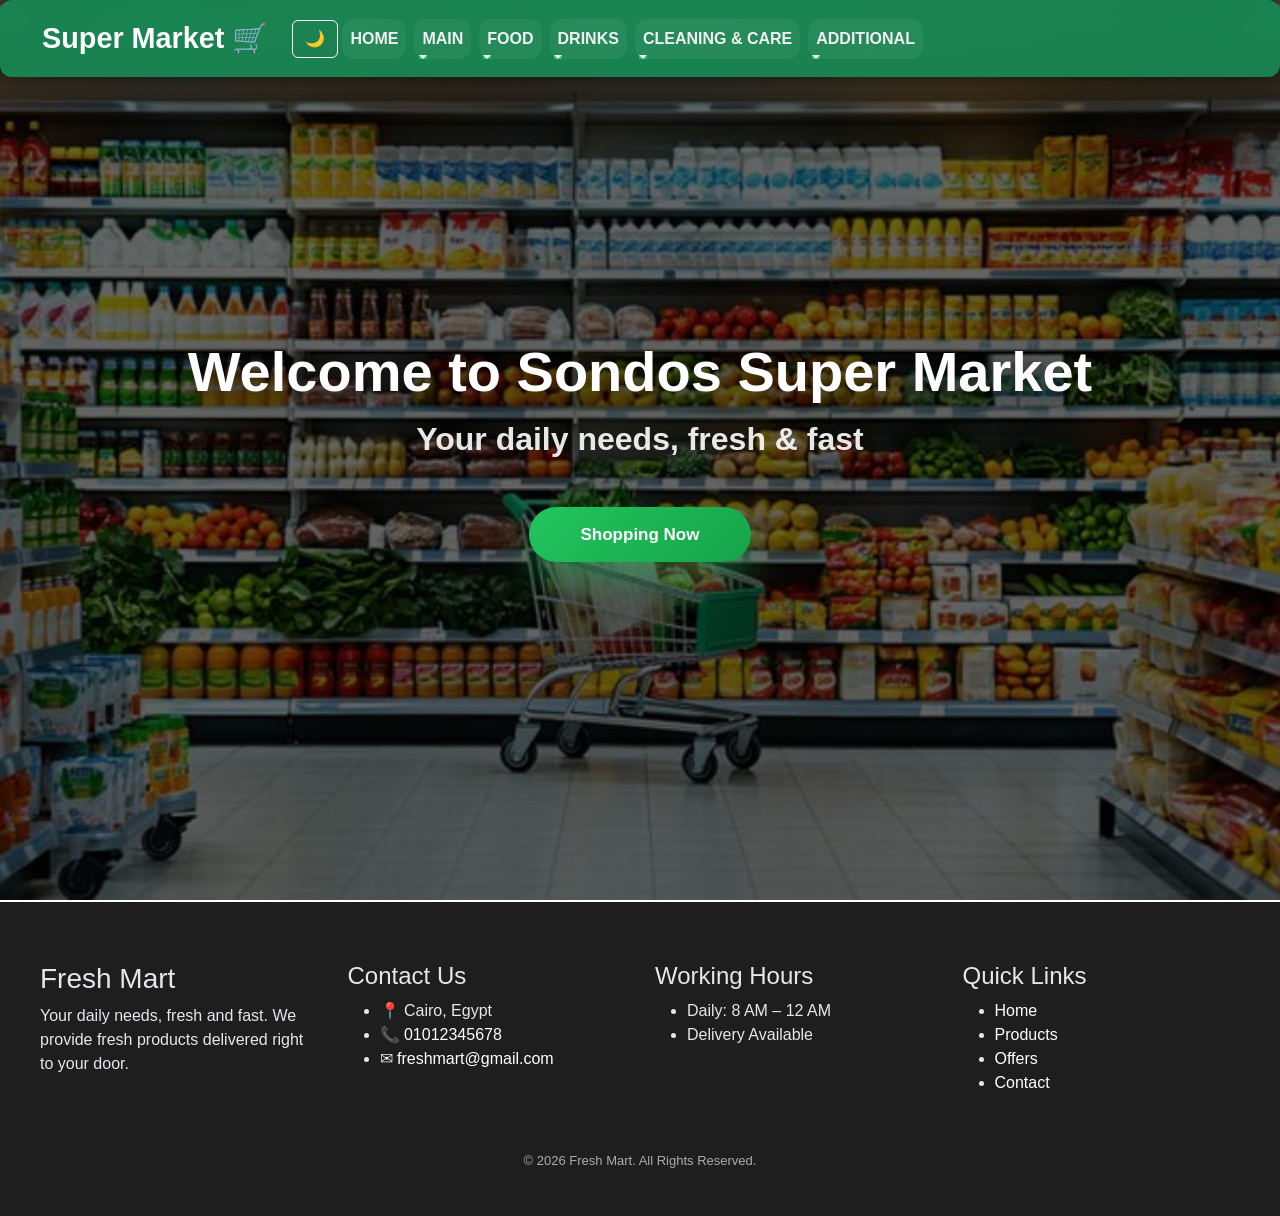
<file: index.html>
<!DOCTYPE html>
<html lang="en">
<head>
<meta charset="UTF-8">
<meta name="viewport" content="width=device-width, initial-scale=1.0">
<script>
  (function () {
    const theme = localStorage.getItem("theme");
    if (theme === "dark") {
document.documentElement.classList.add("dark-mode");
    }
  })();
</script>

<title>Sondos Super Market</title>
<link rel="stylesheet" href="./css/bootstrap.min.css">
<link rel="stylesheet" href="./css/all.min.css">
<link rel="stylesheet" href="./css/style.css">
</head>
<body>

<!-- Navbar-->
<nav class="navbar navbar-expand-lg bg-success navbar-custom fixed-top">
  <div class="container-fluid">
    <a class="navbar-brand me-2" href="#Home">Super Market 🛒</a>

    <button id="themeToggle" class="btn btn-outline-light ms-3">🌙 </button>

    <button class="navbar-toggler" type="button" data-bs-toggle="collapse" data-bs-target="#navbarSupportedContent">
      <span class="navbar-toggler-icon"></span>
    </button>
    <div class="collapse navbar-collapse" id="navbarSupportedContent">
      <ul class="navbar-nav me-auto mb-2 mb-lg-0">
        <li class="nav-item"><a class="nav-link mx-1 active" href="index.html">Home</a></li>

        <!-- Main Sections -->
        <li class="nav-item dropdown">
          <a class="nav-link mx-1 dropdown-toggle" href="#Main-Sections" data-bs-toggle="dropdown">Main </a>
          <ul class="dropdown-menu">
            <li><a class="dropdown-item text-danger"  href="product.html#Vegetables-and-fruits">Vegetables & Fruits 🍎🥦</a></li>
            <li><a class="dropdown-item text-danger" href="product.html#Meat-and-Poultry">Meat & Poultry 🍗🥩</a></li>
            <li><a class="dropdown-item text-danger" href="product.html#Fish">Fish 🐟</a></li>
            <li><a class="dropdown-item text-danger" href="product.html#Dairy-and-Cheese">Dairy & Cheese 🧀🥛</a></li>
            <li><a class="dropdown-item text-danger" href="product.html#Baked-Goods">Baked goods 🍞🥐</a></li>
            <li><a class="dropdown-item text-danger" href="product.html#Frozen-Foods">Frozen foods ❄️</a></li>
          </ul>
        </li>

        <!-- Food Sections -->
        <li class="nav-item dropdown">
          <a class="nav-link mx-1 dropdown-toggle" href="#" data-bs-toggle="dropdown">Food </a>
          <ul class="dropdown-menu">
            <li><a class="dropdown-item text-danger" href="product.html#Canned-Food">Canned food 🥫</a></li>
            <li><a class="dropdown-item text-danger" href="product.html#Rice-Pasta-Pulses">Rice, Pasta & Pulses 🍚🍝</a></li>
            <li><a class="dropdown-item text-danger" href="product.html#Oils-and-Butter">Oils & Butter</a></li>
            <li><a class="dropdown-item text-danger" href="product.html#Sugar-and-Flour">Sugar & Flour</a></li>
            <li><a class="dropdown-item text-danger" href="product.html#Spices-and-Herbs">Spices & Herbs 🌶️</a></li>
          </ul>
        </li>

        <!-- Drinks -->
        <li class="nav-item dropdown">
          <a class="nav-link mx-1 dropdown-toggle" href="#" data-bs-toggle="dropdown">Drinks</a>
          <ul class="dropdown-menu">
            <li><a class="dropdown-item text-danger" href="product.html#Juices">Juices 🧃</a></li>
            <li><a class="dropdown-item text-danger" href="product.html#Water">Water 🥤</a></li>
            <li><a class="dropdown-item text-danger" href="product.html#Carbonated-drinks">Carbonated Drinks 🍺</a></li>
          </ul>
        </li>

        <!-- Cleaning -->
        <li class="nav-item dropdown">
          <a class="nav-link mx-1 dropdown-toggle" href="#" data-bs-toggle="dropdown">Cleaning & Care</a>
          <ul class="dropdown-menu">
            <li><a class="dropdown-item text-danger" href="product.html#Household-cleaning">Household Cleaning 🧽</a></li>
            <li><a class="dropdown-item text-danger" href="product.html#Personal-care">Personal Care 🧴</a></li>
          </ul>
        </li>

        <!-- Additional -->
        <li class="nav-item dropdown">
          <a class="nav-link mx-1 dropdown-toggle" href="#" data-bs-toggle="dropdown">Additional</a>
          <ul class="dropdown-menu">
            <li><a class="dropdown-item text-danger" href="product.html#Baby-essentials">Baby Essentials 👶</a></li>
            <li><a class="dropdown-item text-danger" href="product.html#Pet-accessories">Pet Accessories 🐶🐱</a></li>
          </ul>
        </li>
      </ul>
    </div>
  </div>
</nav>

<!-- Home Section -->
<section id="home">
  <div class="home">
    <div class="home1 text-center">
      <h1 class=" text-white hero-title">Welcome to Sondos Super Market </h1>
      <h2 class="text-white hero-sub">Your daily needs, fresh & fast</h2>
      <a href="./shopping.html" class="btn btn-danger hero-btn">
        Shopping Now
      </a>
    </div>
  </div>
</section>





<footer class="footer">
  <div class="footer-container">

    <div class="footer-box about">
      <h3>Fresh Mart</h3>
      <p>Your daily needs, fresh and fast. We provide fresh products delivered right to your door.</p>
    </div>

    <div class="footer-box contact">
      <h4>Contact Us</h4>
      <ul>
        <li>📍 Cairo, Egypt</li>
        <li>📞 <a href="tel:01012345678">01012345678</a></li>
        <li>✉ <a href="mailto:freshmart@gmail.com">freshmart@gmail.com</a></li>
      </ul>
    </div>

    <div class="footer-box hours">
      <h4>Working Hours</h4>
      <ul>
        <li>Daily: 8 AM – 12 AM</li>
        <li>Delivery Available</li>
      </ul>
    </div>

    <div class="footer-box links">
      <h4>Quick Links</h4>
      <ul>
        <li><a href="#Home">Home</a></li>
        <li><a href="product.html">Products</a></li>
        <li><a href="product.html">Offers</a></li>
        <li><a href="shopping.html">Contact</a></li>
      </ul>
    </div>

  </div>

  <p class="copy">© 2026 Fresh Mart. All Rights Reserved.</p>
</footer>




<script src="./js/bootstrap.bundle.min.js"></script>
<script src="./js/theme.js"></script>

<script src="./js/start.js"></script>

</body>
</html>
</file>
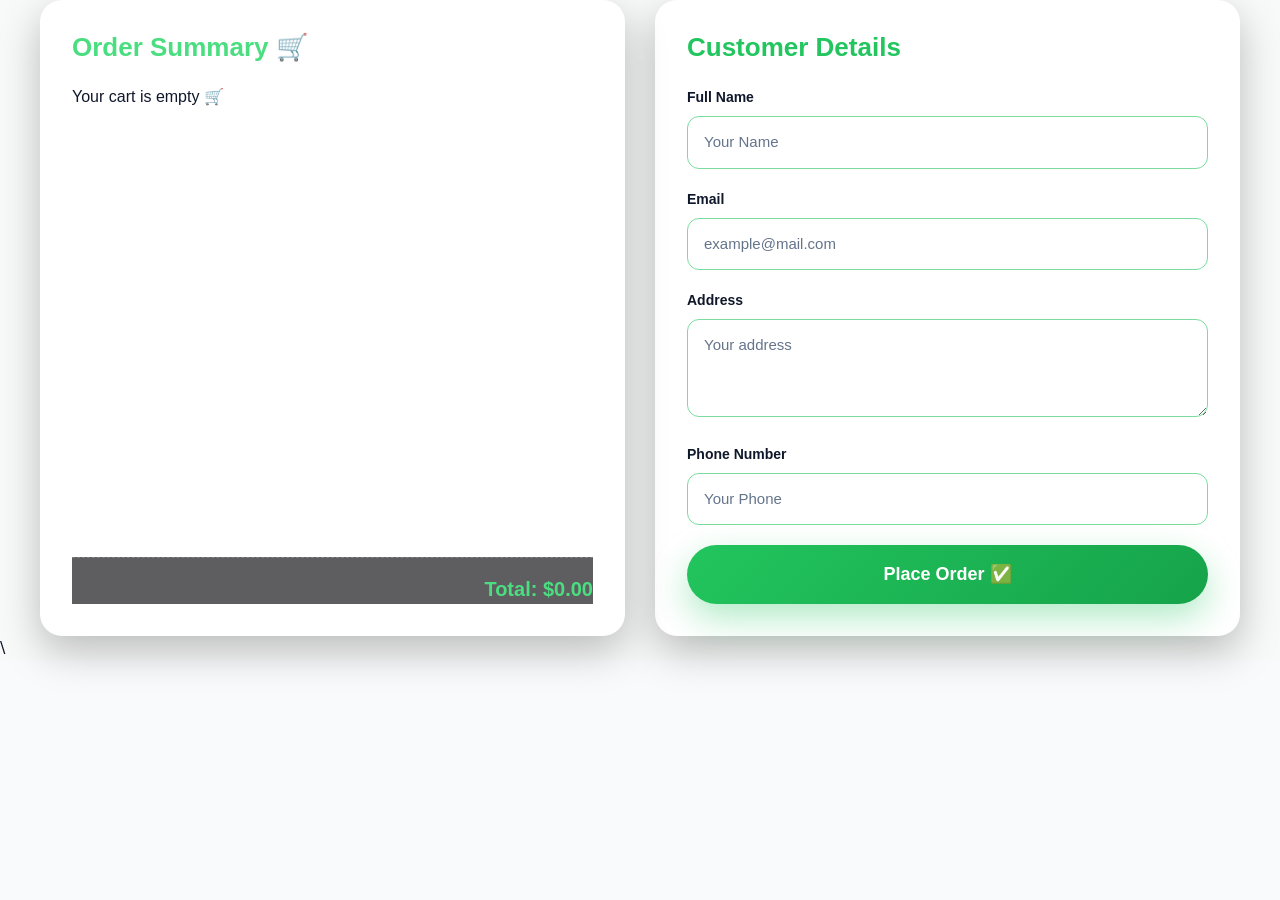
<file: Checkout.html>
<!DOCTYPE html>
<html lang="en">
<head>
  <meta charset="UTF-8">
  <meta name="viewport" content="width=device-width, initial-scale=1.0">
  <script>
  (function () {
    const theme = localStorage.getItem("theme");
    if (theme === "dark") {
document.documentElement.classList.add("dark-mode");
    }
  })();
</script>

  <title>Checkout</title>
  <link rel="stylesheet" href="./css/bootstrap.min.css">
  <link rel="stylesheet" href="./css/all.min.css">

  <link rel="stylesheet" href="./css/style.css">  
</head>
<body>

<div class="checkout-container">


<div class="cart-summary">
  <h2>Order Summary 🛒</h2>

  <div id="checkoutCartItems" class="order-items-wrapper"></div>

  <div class="order-total">
    Total: $<span id="orderTotal">0.00</span>
  </div>
</div>



  <!-- CHECKOUT FORM -->
  <div class="checkout-form">
    <h2>Customer Details</h2>
    <form id="checkoutForm">
      <label for="name">Full Name</label>
      <input type="text" id="name" placeholder="Your Name" required>

      <label for="email">Email</label>
      <input type="email" id="email" placeholder="example@mail.com" required>

      <label for="address">Address</label>
      <textarea id="address" rows="3" placeholder="Your address" required></textarea>

      <label for="phone">Phone Number</label>
      <input type="tel" id="phone" placeholder="Your Phone" required>

      <button type="submit">Place Order ✅</button>
    </form>
  </div>

</div>

<!-- POPUP CONFIRMATION -->
<div id="orderPopup" class="popup-overlay">
  <div class="popup-content">
    <h2>🎉 Thank you for your order!</h2>
    <p>Your order has been successfully placed.</p>
    <div class="popup-buttons">
      <button id="closePopup">Close</button>
    </div>
  </div>
</div>

<script src="./js/bootstrap.bundle.min.js"></script>\
<script src="./js/theme.js"></script>

<script src="./js/checkout.js"></script>
</body>
</html>
</file>
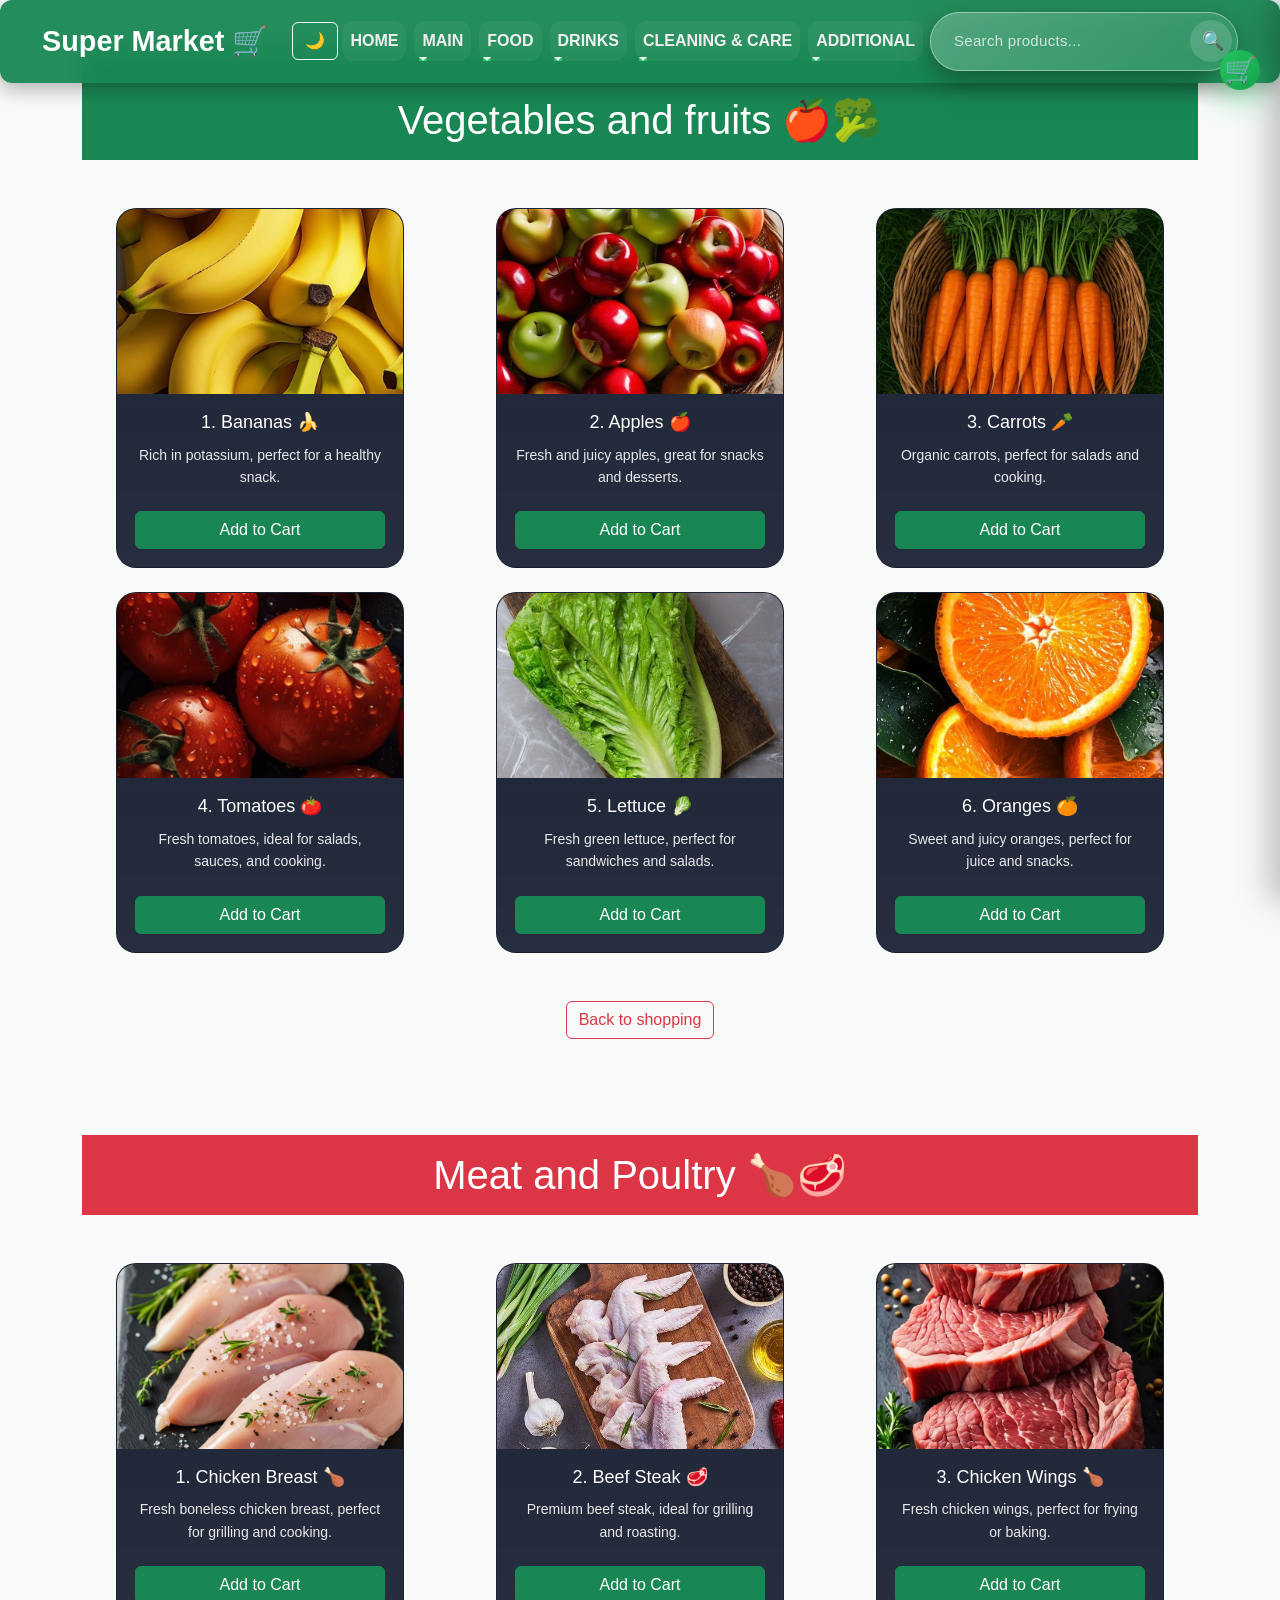
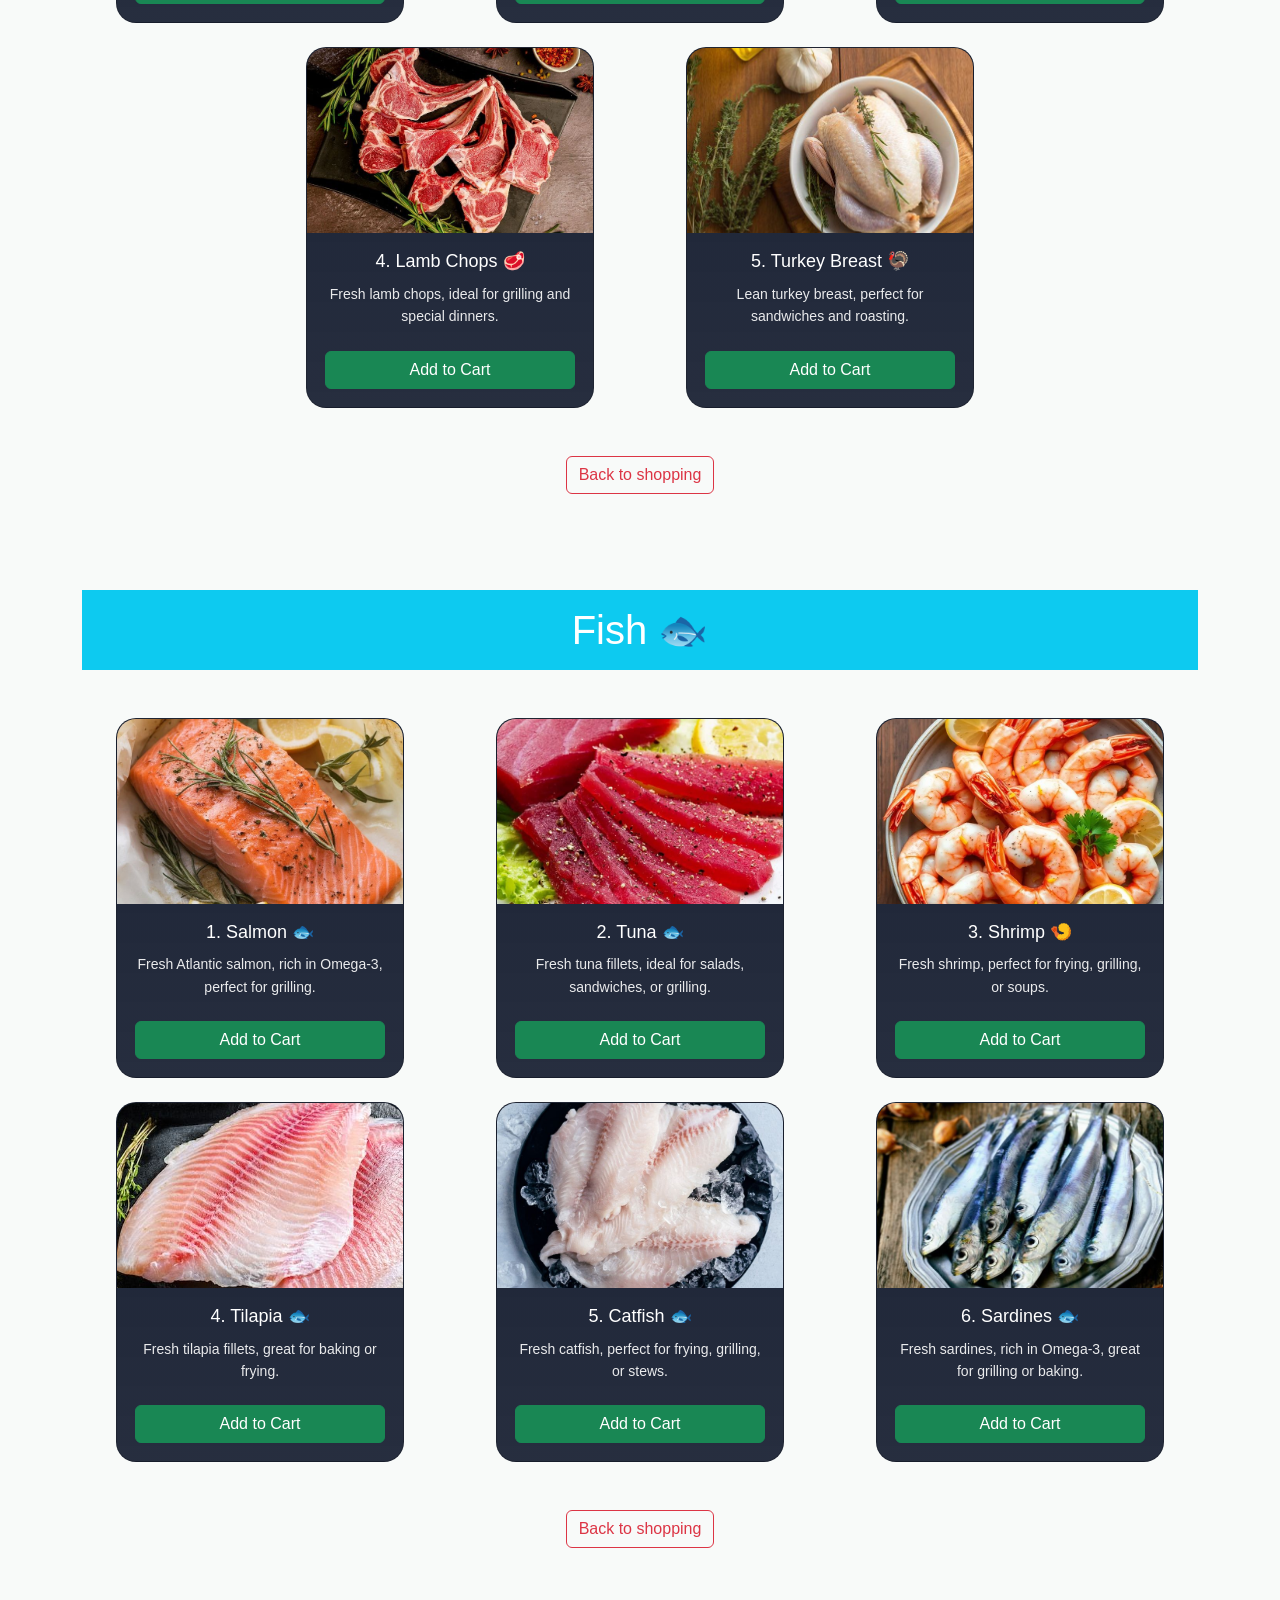
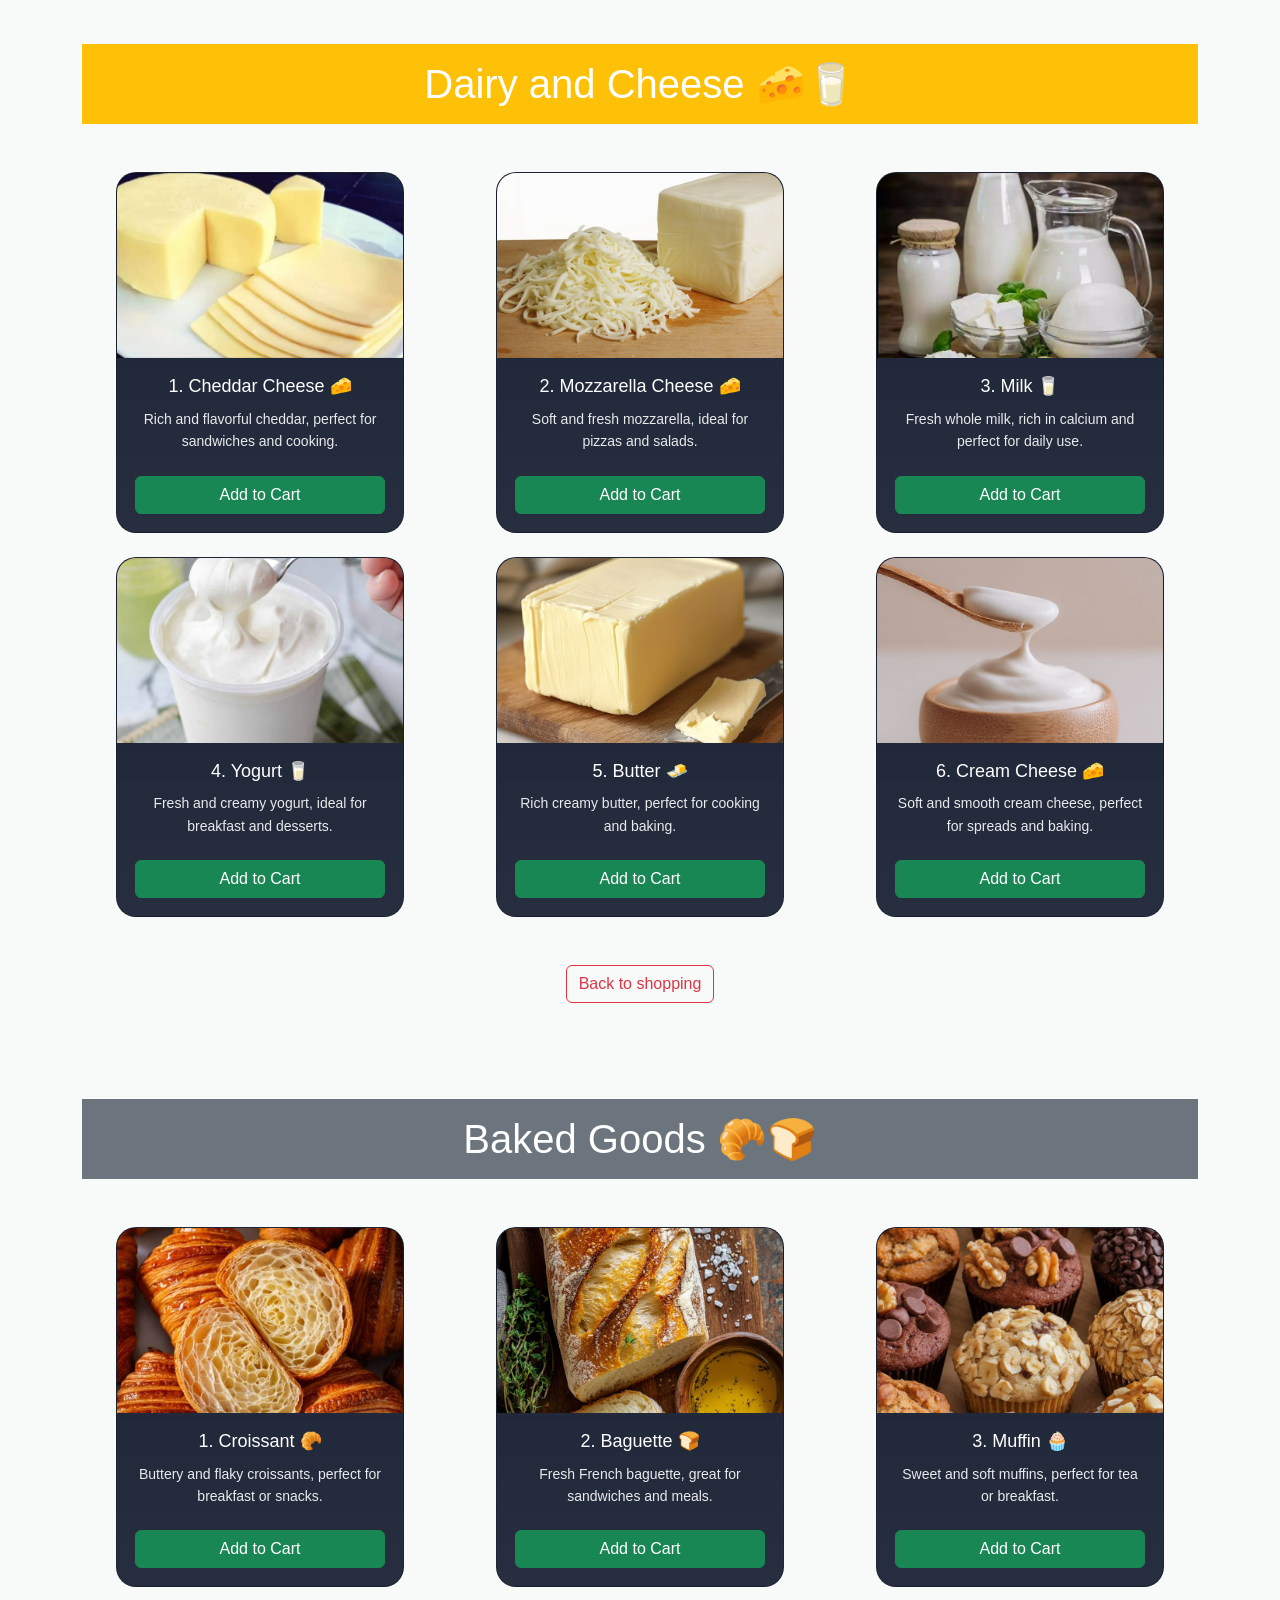
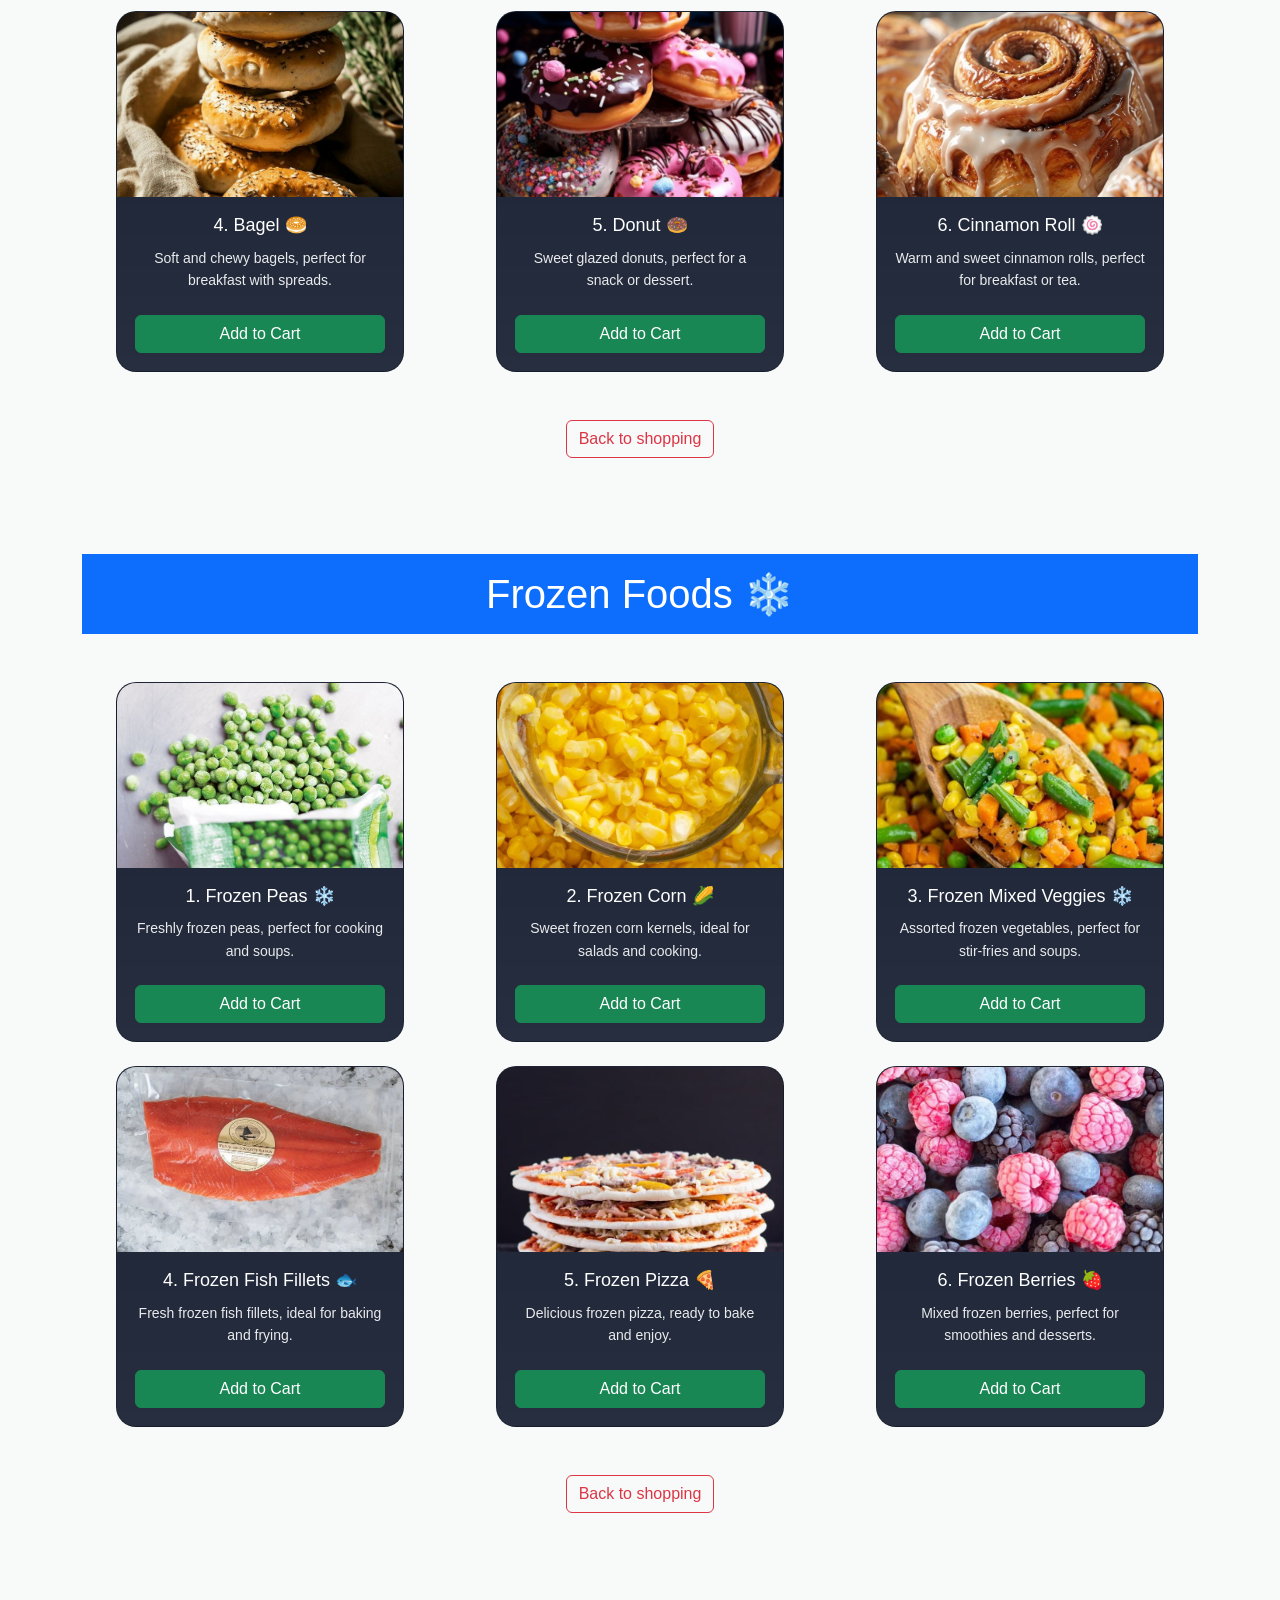
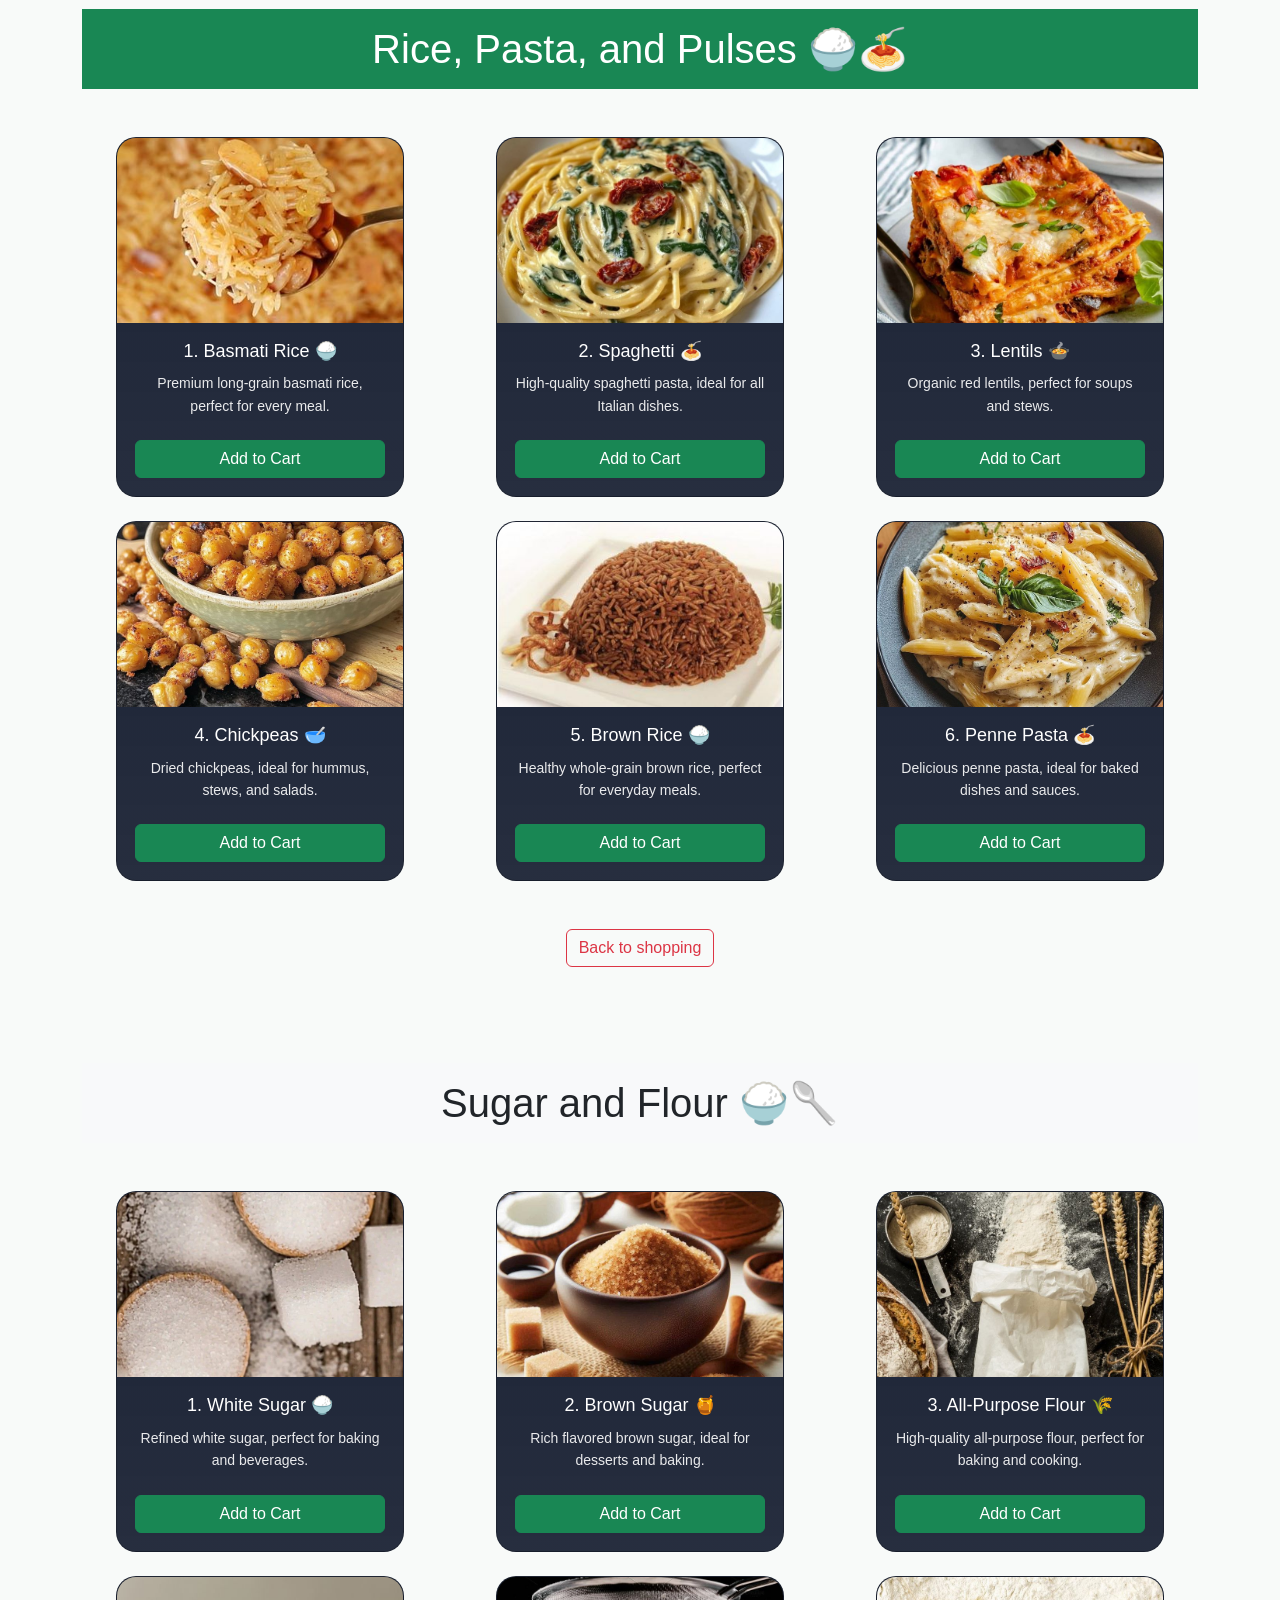
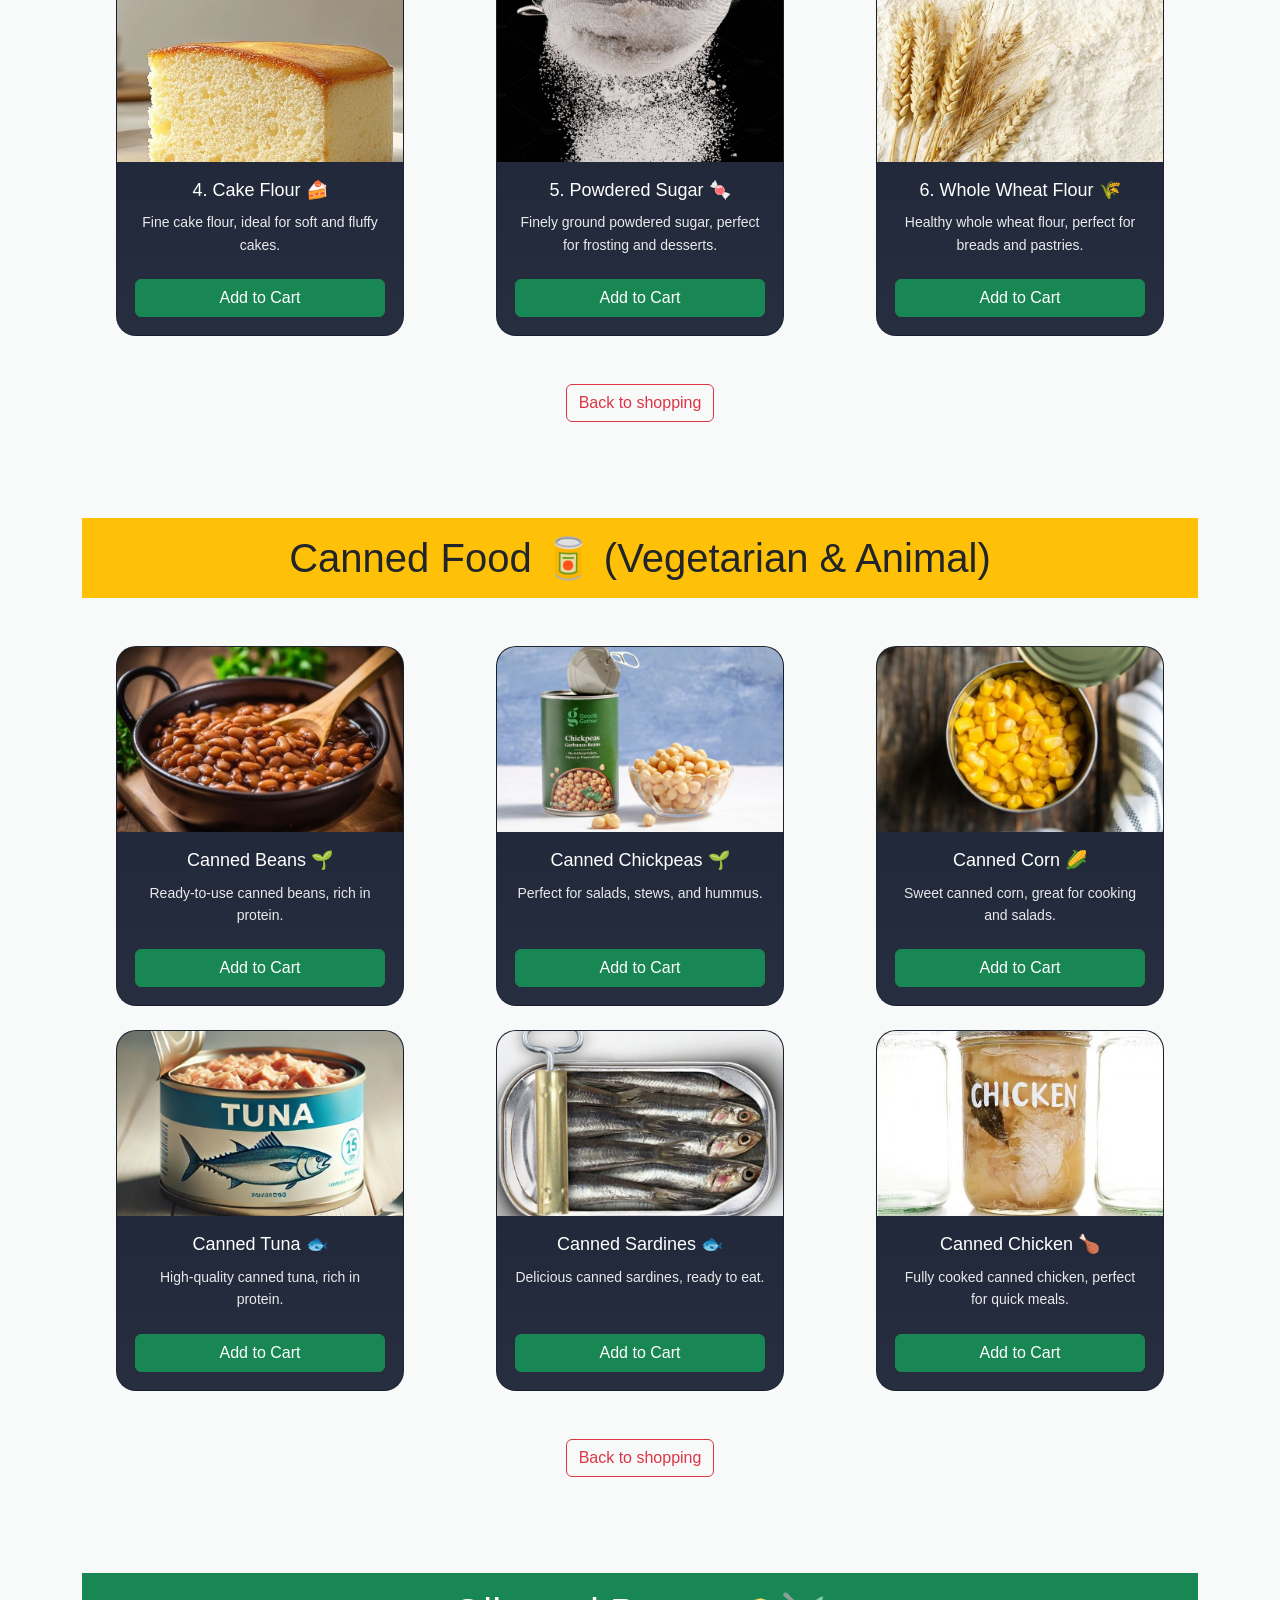
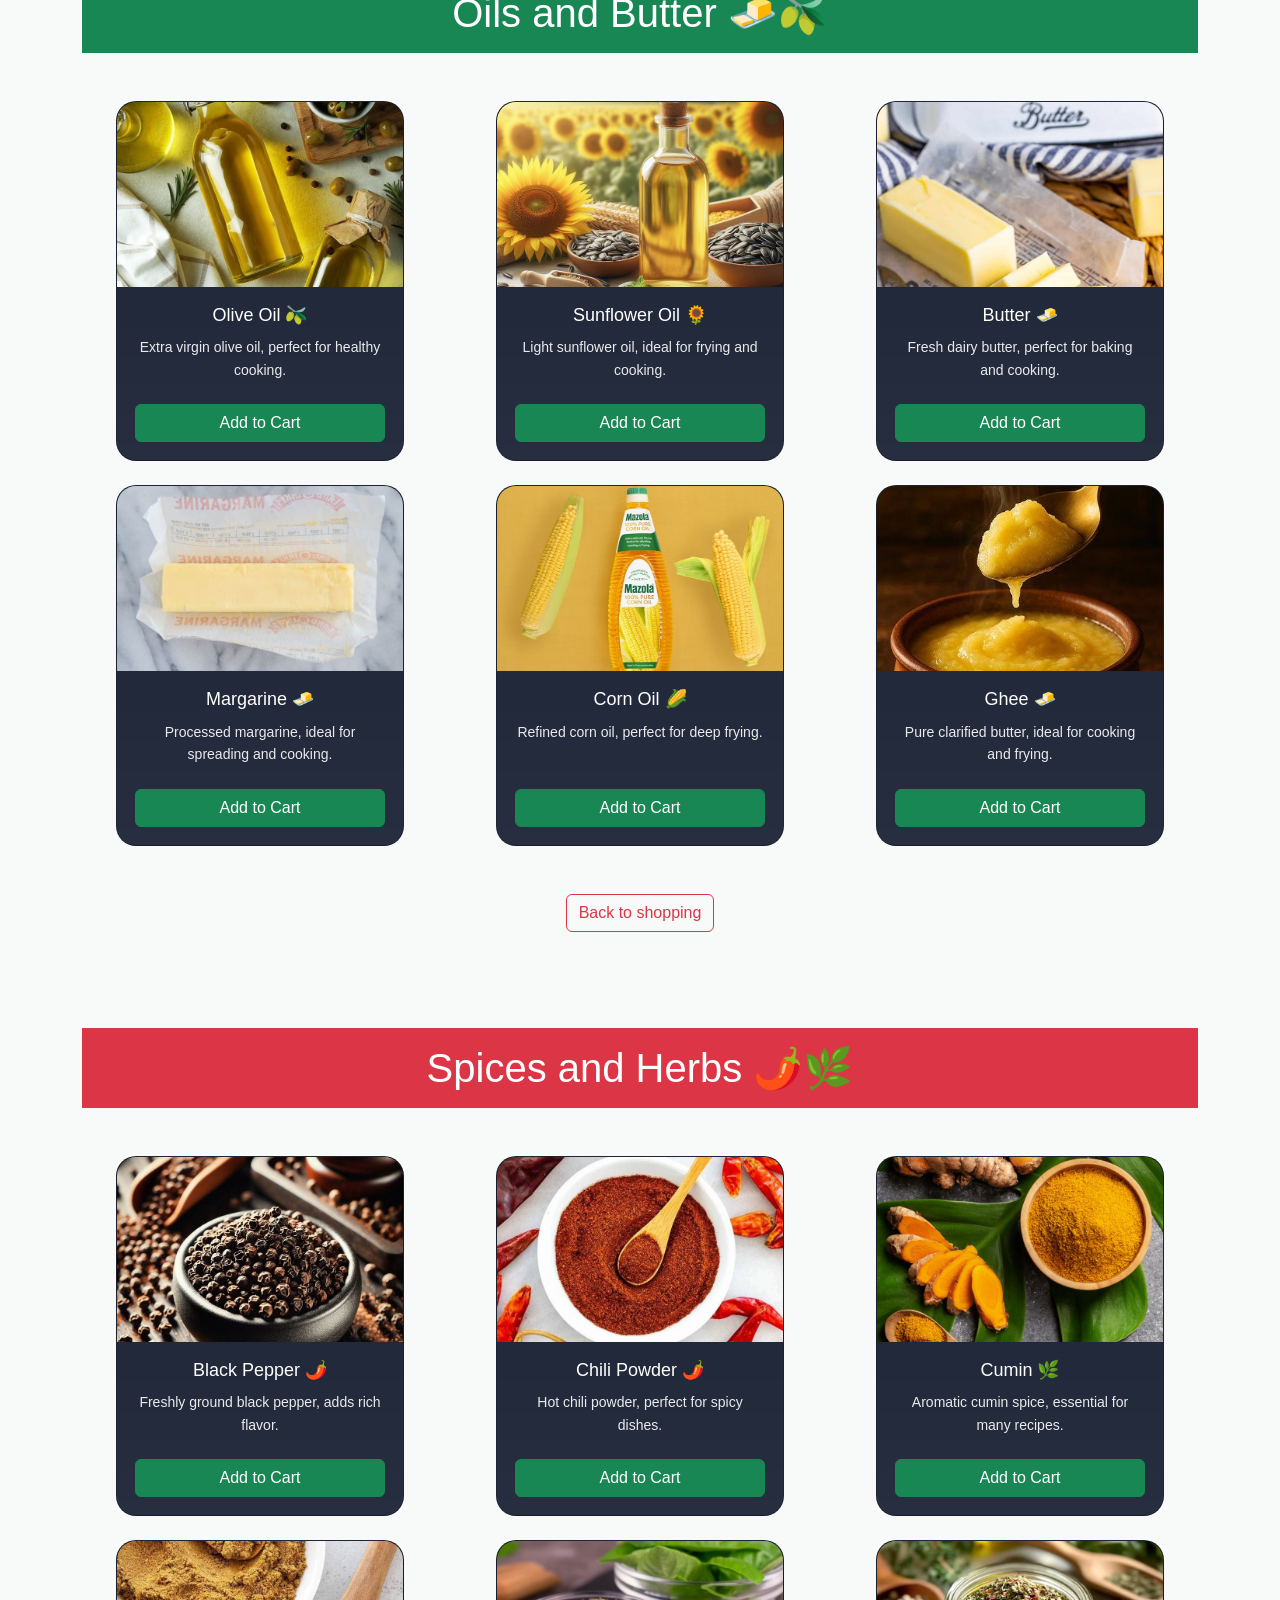
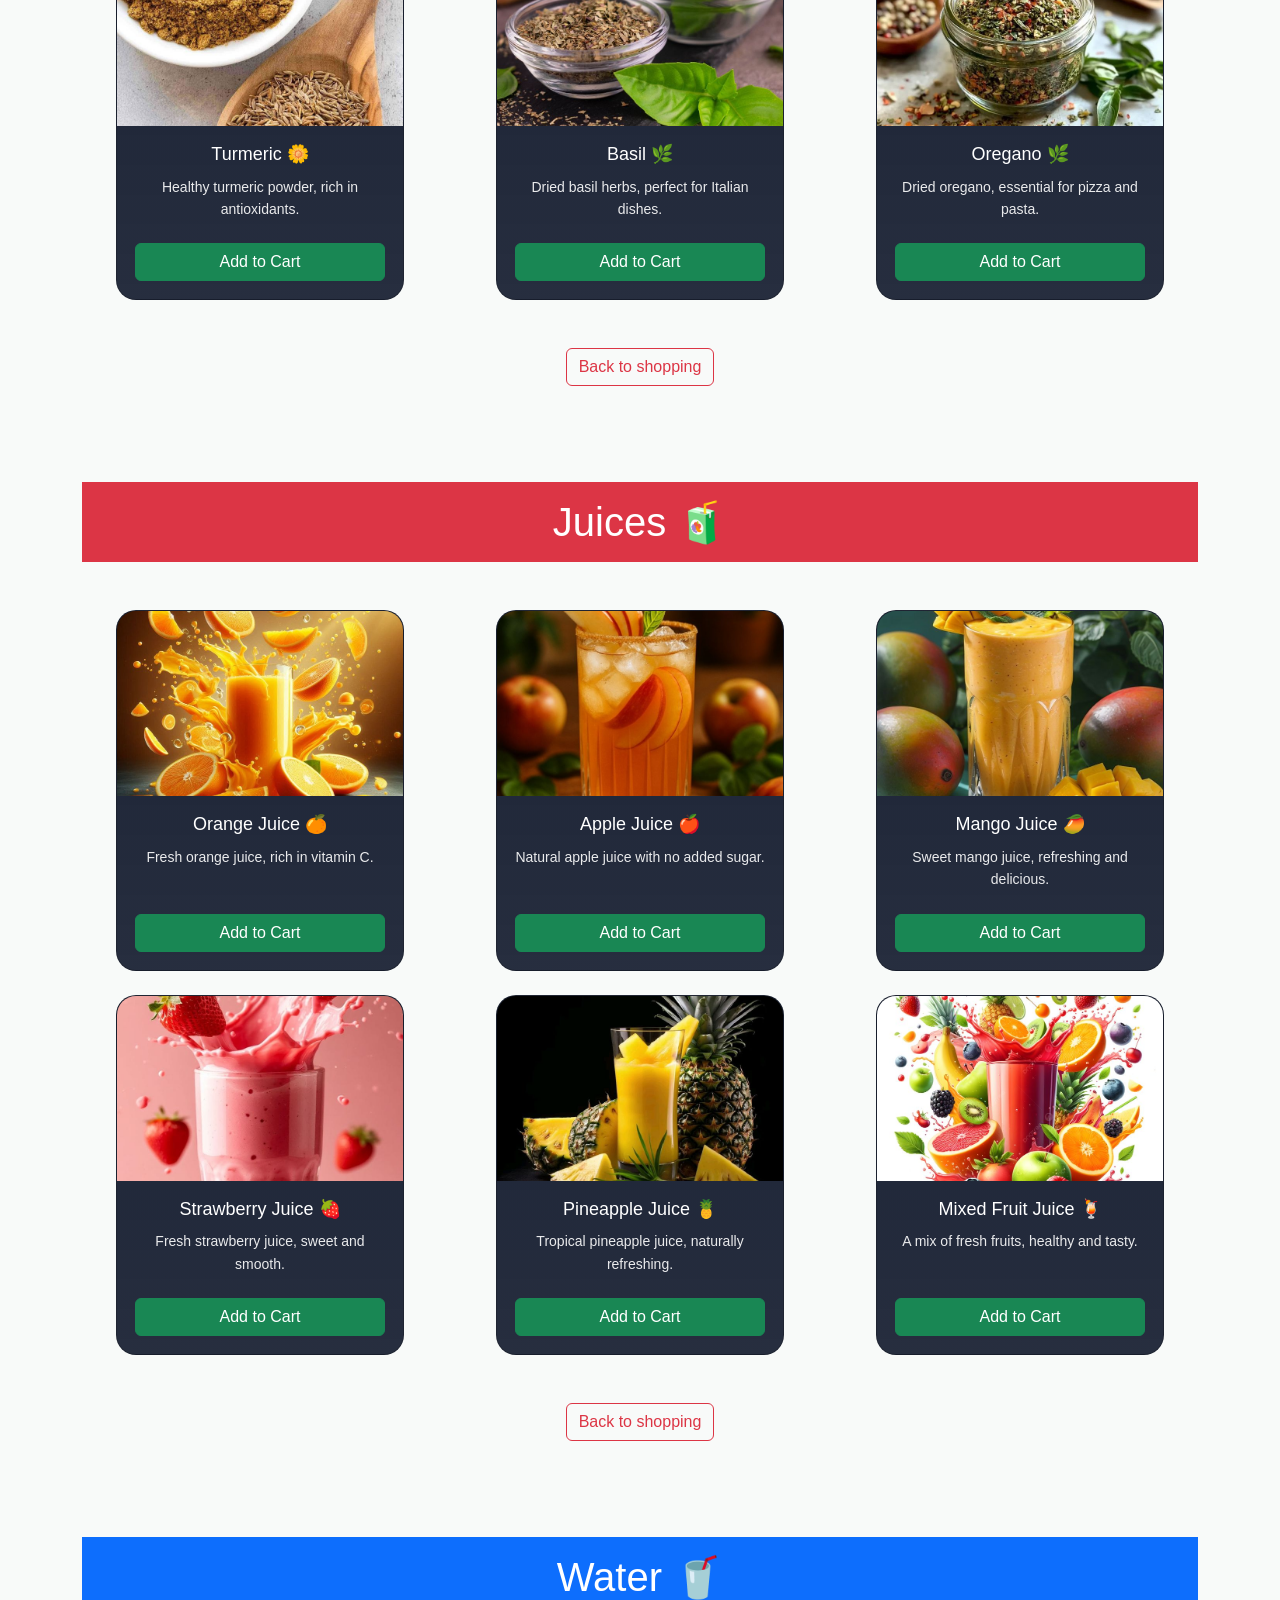
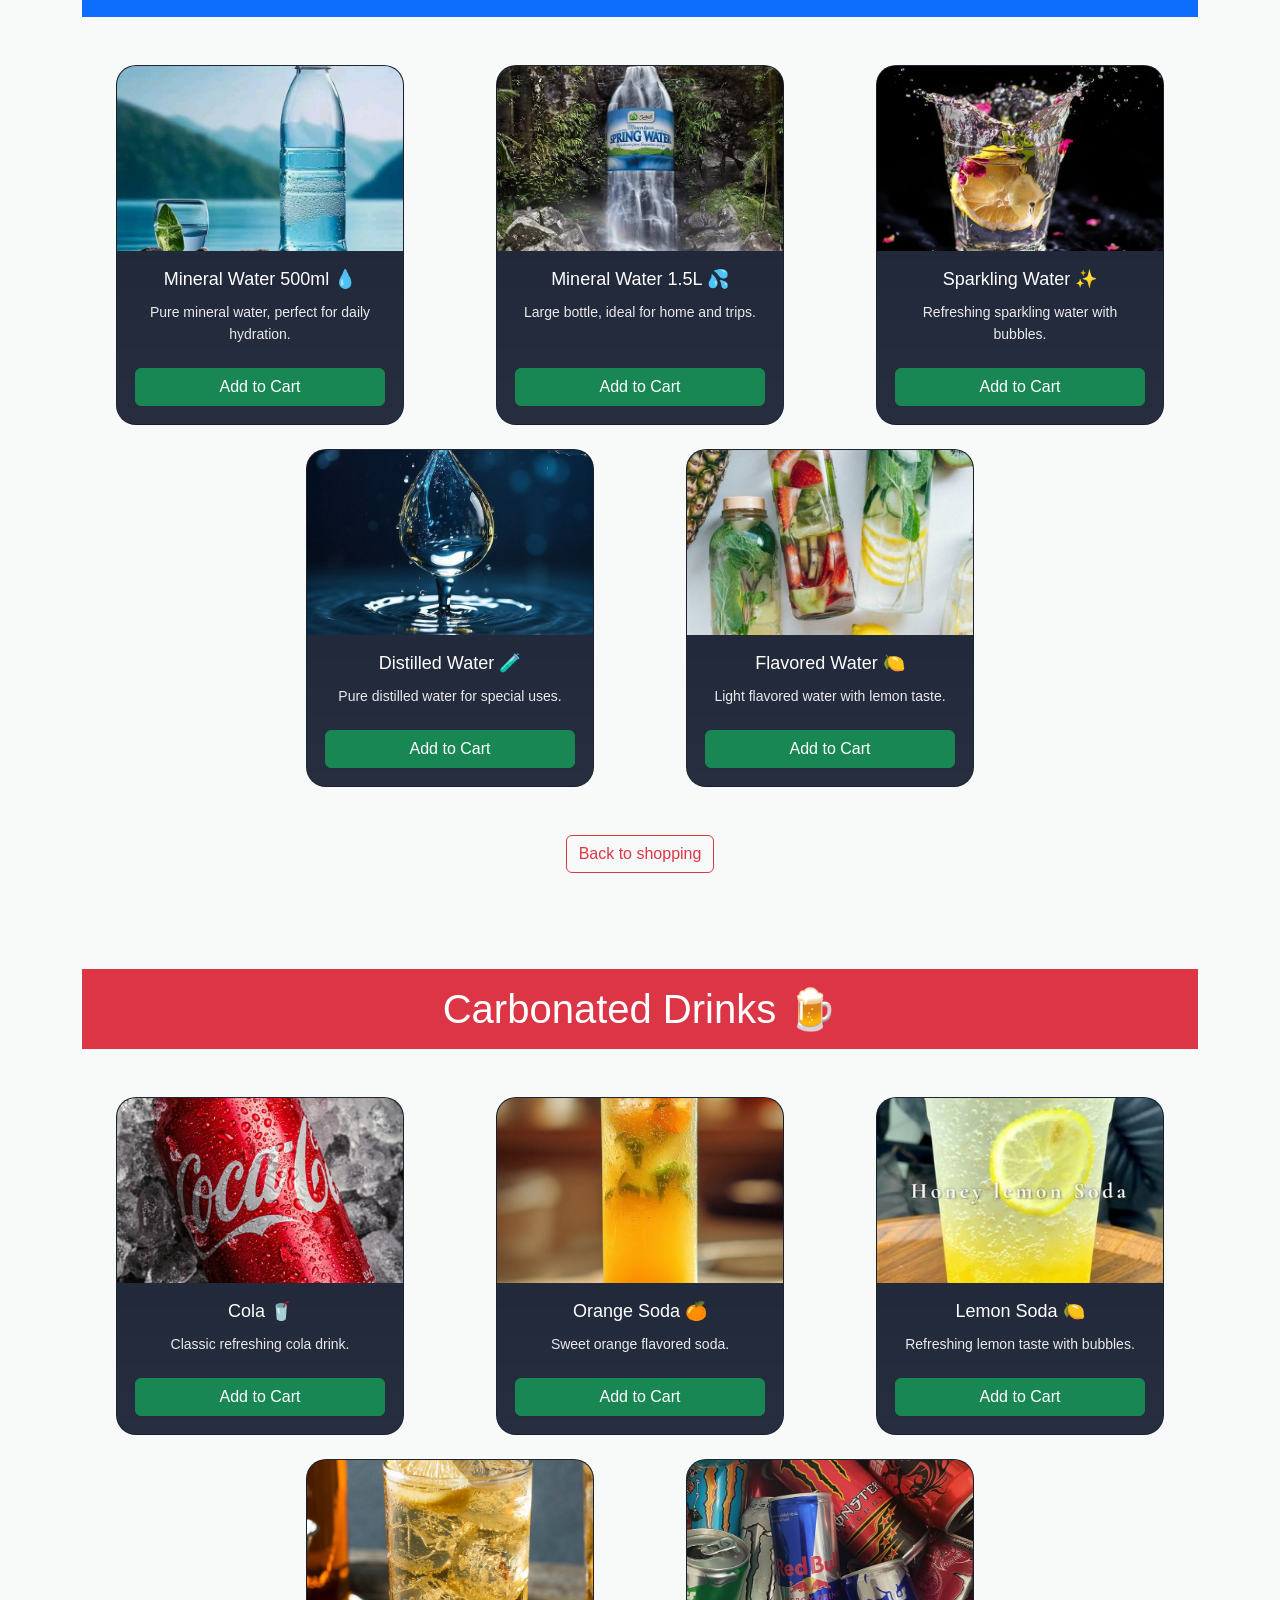
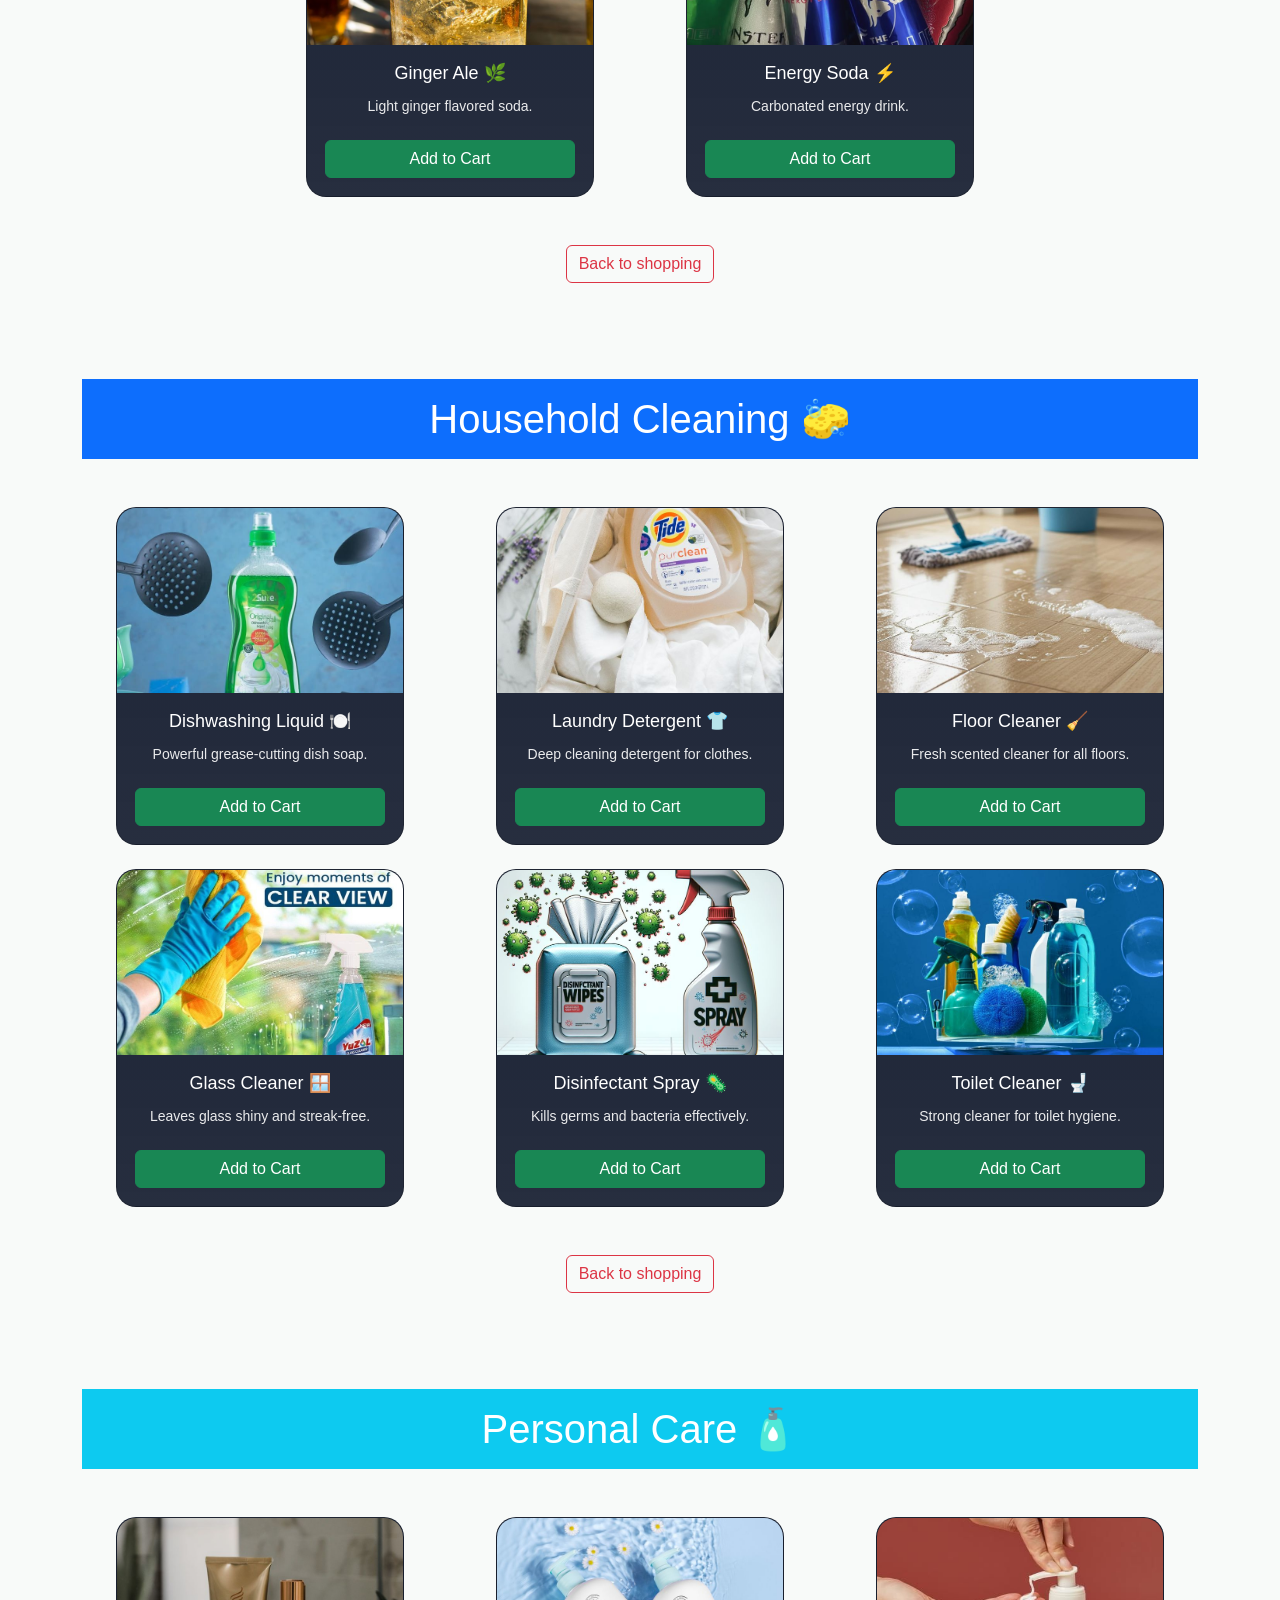
<file: product.html>
<!DOCTYPE html>
<html lang="en">
<head>
    <meta charset="UTF-8">
    <meta name="viewport" content="width=device-width, initial-scale=1.0">
    <script>
  (function () {
    const theme = localStorage.getItem("theme");
    if (theme === "dark") {
document.documentElement.classList.add("dark-mode");
    }
  })();
</script>

<title>Product</title>
<link rel="stylesheet" href="./css/bootstrap.min.css">
<link rel="stylesheet" href="./css/all.min.css">
<link rel="stylesheet" href="./css/style.css"></head>
<body>
<!DOCTYPE html>
<html lang="en">
<head>
</head>
<body>
  <!-- Navbar-->
<nav class="navbar navbar-expand-lg bg-success navbar-custom fixed-top">
  <div class="container-fluid">
    <a class="navbar-brand me-2" href="#Home">Super Market 🛒</a>

    <button id="themeToggle" class="btn btn-outline-light ms-3">🌙 </button>

    <button class="navbar-toggler" type="button" data-bs-toggle="collapse" data-bs-target="#navbarSupportedContent">
      <span class="navbar-toggler-icon"></span>
    </button>
    <div class="collapse navbar-collapse" id="navbarSupportedContent">
      <ul class="navbar-nav me-auto mb-2 mb-lg-0">
        <li class="nav-item"><a class="nav-link mx-1 active" href="index.html">Home</a></li>

        <!-- Main Sections -->
        <li class="nav-item dropdown">
          <a class="nav-link mx-1 dropdown-toggle" href="#Main-Sections" data-bs-toggle="dropdown">Main </a>
          <ul class="dropdown-menu">
            <li><a class="dropdown-item text-danger"  href="product.html#Vegetables-and-fruits">Vegetables & Fruits 🍎🥦</a></li>
            <li><a class="dropdown-item text-danger" href="product.html#Meat-and-Poultry">Meat & Poultry 🍗🥩</a></li>
            <li><a class="dropdown-item text-danger" href="product.html#Fish">Fish 🐟</a></li>
            <li><a class="dropdown-item text-danger" href="product.html#Dairy-and-Cheese">Dairy & Cheese 🧀🥛</a></li>
            <li><a class="dropdown-item text-danger" href="product.html#Baked-Goods">Baked goods 🍞🥐</a></li>
            <li><a class="dropdown-item text-danger" href="product.html#Frozen-Foods">Frozen foods ❄️</a></li>
          </ul>
        </li>

        <!-- Food Sections -->
        <li class="nav-item dropdown">
          <a class="nav-link mx-1 dropdown-toggle" href="#" data-bs-toggle="dropdown">Food </a>
          <ul class="dropdown-menu">
            <li><a class="dropdown-item text-danger" href="product.html#Canned-Food">Canned food 🥫</a></li>
            <li><a class="dropdown-item text-danger" href="product.html#Rice-Pasta-Pulses">Rice, Pasta & Pulses 🍚🍝</a></li>
            <li><a class="dropdown-item text-danger" href="product.html#Oils-and-Butter">Oils & Butter</a></li>
            <li><a class="dropdown-item text-danger" href="product.html#Sugar-and-Flour">Sugar & Flour</a></li>
            <li><a class="dropdown-item text-danger" href="product.html#Spices-and-Herbs">Spices & Herbs 🌶️</a></li>
          </ul>
        </li>

        <!-- Drinks -->
        <li class="nav-item dropdown">
          <a class="nav-link mx-1 dropdown-toggle" href="#" data-bs-toggle="dropdown">Drinks</a>
          <ul class="dropdown-menu">
            <li><a class="dropdown-item text-danger" href="product.html#Juices">Juices 🧃</a></li>
            <li><a class="dropdown-item text-danger" href="product.html#Water">Water 🥤</a></li>
            <li><a class="dropdown-item text-danger" href="product.html#Carbonated-drinks">Carbonated Drinks 🍺</a></li>
          </ul>
        </li>

        <!-- Cleaning -->
        <li class="nav-item dropdown">
          <a class="nav-link mx-1 dropdown-toggle" href="#" data-bs-toggle="dropdown">Cleaning & Care</a>
          <ul class="dropdown-menu">
            <li><a class="dropdown-item text-danger" href="product.html#Household-cleaning">Household Cleaning 🧽</a></li>
            <li><a class="dropdown-item text-danger" href="product.html#Personal-care">Personal Care 🧴</a></li>
          </ul>
        </li>

        <!-- Additional -->
        <li class="nav-item dropdown">
          <a class="nav-link mx-1 dropdown-toggle" href="#" data-bs-toggle="dropdown">Additional</a>
          <ul class="dropdown-menu">
            <li><a class="dropdown-item text-danger" href="product.html#Baby-essentials">Baby Essentials 👶</a></li>
            <li><a class="dropdown-item text-danger" href="product.html#Pet-accessories">Pet Accessories 🐶🐱</a></li>
          </ul>
        </li>
      </ul>
      <form class="d-flex search-box" role="search" id="search-form">
  <input class="form-control" type="search" id="search-input" placeholder="Search products..." autoComplete="off" />
  <button class="btn btn-dark ms-2" type="submit">
    🔍
  </button>
</form>
    </div>
  </div>
</nav>

<!-- CART TOGGLE BUTTON (أيقونة السلة) -->
<button id="cartToggle" class="cart-toggle">
  🛒
    <span id="cart-count">0</span>

</button>

<!-- ===== CART SIDEBAR ===== -->
<div id="cartSidebar" class="cart-sidebar">

  <button id="closeCart" class="close-cart">&times;</button>

  <h3>Your Cart</h3>

  <div id="cartItems" class="cart-items"></div>

  <hr>

  <div class="cart-total">
    <strong>Total:</strong>
    $<span id="cartTotal">0.00</span>
  </div>

<a id="checkoutBtn" href="Checkout.html" class="btn btn-success w-100 mt-3">
  Checkout
</a>
</div>

<!-- cards -->
<section id="Vegetables-and-fruits">
  <div class="container text-center my-5">
    <h1 class="bg-success text-white mt-5 mb-5 py-3 pt-5">Vegetables and fruits 🍎🥦</h1>

    <div class="row row-cols-1 row-cols-md-3 g-4 justify-content-center">

      <!-- Card 1 -->
      <div class="col d-flex justify-content-center">
        <div class="product-card card h-100" style="width: 18rem; height: 28rem;">
          <div class="card-img-container" style="height: 12rem; overflow: hidden;">
            <img src="./img/v1.jpeg" alt="Bananas" style="width:100%; height:100%; object-fit:cover;">
          </div>
          <div class="card-body d-flex flex-column">
            <h5  class="card-title product-name">1. Bananas 🍌</h5>
            <p>Rich in potassium, perfect for a healthy snack.</p>
            <button class="btn btn-success mt-auto add-to-cart"  onclick="addToCart()"  data-name="Bananas" data-price="1.8" data-img="./img/v1.jpeg">Add to Cart</button>
          </div>
        </div>
      </div>

      <!-- Card 2 -->
      <div class="col d-flex justify-content-center">
        <div class="product-card card h-100" style="width: 18rem; height: 28rem;">
          <div class="card-img-container" style="height: 12rem; overflow: hidden;">
            <img src="./img/v2.jpeg" alt="Apples" style="width:100%; height:100%; object-fit:cover;">
          </div>
          <div class="card-body d-flex flex-column">
            <h5  class="card-title product-name">2. Apples 🍎</h5>
            <p>Fresh and juicy apples, great for snacks and desserts.</p>
            <button class="btn btn-success mt-auto add-to-cart"  onclick="addToCart()"  data-name="Apples" data-price="2.5" data-img="./img/v2.jpeg">Add to Cart</button>
          </div>
        </div>
      </div>

      <!-- Card 3 -->
      <div class="col d-flex justify-content-center">
        <div class="product-card card h-100" style="width: 18rem; height: 28rem;">
          <div class="card-img-container" style="height: 12rem; overflow: hidden;">
            <img src="./img/v3.jpeg" alt="Carrots" style="width:100%; height:100%; object-fit:cover;">
          </div>
          <div class="card-body d-flex flex-column">
            <h5  class="card-title product-name">3. Carrots 🥕</h5>
            <p>Organic carrots, perfect for salads and cooking.</p>
            <button class="btn btn-success mt-auto add-to-cart"  onclick="addToCart()"  data-name="Carrots" data-price="1.2" data-img="./img/v3.jpeg">Add to Cart</button>
          </div>
        </div>
      </div>

      <!-- Card 4 -->
      <div class="col d-flex justify-content-center">
        <div class="product-card card h-100" style="width: 18rem; height: 28rem;">
          <div class="card-img-container" style="height: 12rem; overflow: hidden;">
            <img src="./img/v4.jpeg" alt="Tomatoes" style="width:100%; height:100%; object-fit:cover;">
          </div>
          <div class="card-body d-flex flex-column">
            <h5  class="card-title product-name">4. Tomatoes 🍅</h5>
            <p>Fresh tomatoes, ideal for salads, sauces, and cooking.</p>
            <button class="btn btn-success mt-auto add-to-cart"  onclick="addToCart()"  data-name="Tomatoes" data-price="2.0" data-img="./img/v4.jpeg">Add to Cart</button>
          </div>
        </div>
      </div>

      <!-- Card 5 -->
      <div class="col d-flex justify-content-center">
        <div class="product-card card h-100" style="width: 18rem; height: 28rem;">
          <div class="card-img-container" style="height: 12rem; overflow: hidden;">
            <img src="./img/v5.jpeg" alt="Lettuce" style="width:100%; height:100%; object-fit:cover;">
          </div>
          <div class="card-body d-flex flex-column">
            <h5  class="card-title product-name">5. Lettuce 🥬</h5>
            <p>Fresh green lettuce, perfect for sandwiches and salads.</p>
            <button class="btn btn-success mt-auto add-to-cart"  onclick="addToCart()"  data-name="Lettuce" data-price="1.5" data-img="./img/v5.jpeg">Add to Cart</button>
          </div>
        </div>
      </div>

      <!-- Card 6 -->
      <div class="col d-flex justify-content-center">
        <div class="product-card card h-100" style="width: 18rem; height: 28rem;">
          <div class="card-img-container" style="height: 12rem; overflow: hidden;">
            <img src="./img/v6.jpeg" alt="Oranges" style="width:100%; height:100%; object-fit:cover;">
          </div>
          <div class="card-body d-flex flex-column">
            <h5  class="card-title product-name">6. Oranges 🍊</h5>
            <p>Sweet and juicy oranges, perfect for juice and snacks.</p>
            <button class="btn btn-success mt-auto add-to-cart"  onclick="addToCart()"  data-name="Oranges" data-price="3.0" data-img="./img/v6.jpeg">Add to Cart</button>
          </div>
        </div>
      </div>

    </div>

    <a href="./shopping.html" class="btn btn-outline-danger mt-5 mb-5">Back to shopping</a>
  </div>
</section>

<section id="Meat-and-Poultry">
  <div class="container text-center my-5">
    <h1 class="bg-danger text-white mb-5 py-3">Meat and Poultry 🍗🥩</h1>

    <div class="row row-cols-1 row-cols-md-3 g-4 justify-content-center">

      <!-- Card 1 -->
      <div class="col d-flex justify-content-center">
        <div class="product-card card h-100" style="width: 18rem; height: 28rem;">
          <div class="card-img-container" style="height: 12rem; overflow: hidden;">
            <img src="./img/m1.jpeg" alt="Chicken Breast" style="width:100%; height:100%; object-fit:cover;">
          </div>
          <div class="card-body d-flex flex-column">
            <h5  class="card-title product-name">1. Chicken Breast 🍗</h5>
            <p>Fresh boneless chicken breast, perfect for grilling and cooking.</p>
            <button class="btn btn-success mt-auto add-to-cart"  onclick="addToCart()"  
                    data-name="Chicken Breast" 
                    data-price="5.0" 
                    data-img="./img/m1.jpeg">Add to Cart</button>
          </div>
        </div>
      </div>

      <!-- Card 2 -->
      <div class="col d-flex justify-content-center">
        <div class="product-card card h-100" style="width: 18rem; height: 28rem;">
          <div class="card-img-container" style="height: 12rem; overflow: hidden;">
            <img src="./img/m2.jpeg" alt="Beef Steak" style="width:100%; height:100%; object-fit:cover;">
          </div>
          <div class="card-body d-flex flex-column">
            <h5  class="card-title product-name">2. Beef Steak 🥩</h5>
            <p>Premium beef steak, ideal for grilling and roasting.</p>
            <button class="btn btn-success mt-auto add-to-cart"  onclick="addToCart()"  
                    data-name="Beef Steak" 
                    data-price="12.0" 
                    data-img="./img/m2.jpeg">Add to Cart</button>
          </div>
        </div>
      </div>

      <!-- Card 3 -->
      <div class="col d-flex justify-content-center">
        <div class="product-card card h-100" style="width: 18rem; height: 28rem;">
          <div class="card-img-container" style="height: 12rem; overflow: hidden;">
            <img src="./img/m3.jpeg" alt="Chicken Wings" style="width:100%; height:100%; object-fit:cover;">
          </div>
          <div class="card-body d-flex flex-column">
            <h5  class="card-title product-name">3. Chicken Wings 🍗</h5>
            <p>Fresh chicken wings, perfect for frying or baking.</p>
            <button class="btn btn-success mt-auto add-to-cart"  onclick="addToCart()"  
                    data-name="Chicken Wings" 
                    data-price="4.5" 
                    data-img="./img/m3.jpeg">Add to Cart</button>
          </div>
        </div>
      </div>

      <!-- Card 4 -->
      <div class="col d-flex justify-content-center">
        <div class="product-card card h-100" style="width: 18rem; height: 28rem;">
          <div class="card-img-container" style="height: 12rem; overflow: hidden;">
            <img src="./img/m4.jpeg" alt="Lamb Chops" style="width:100%; height:100%; object-fit:cover;">
          </div>
          <div class="card-body d-flex flex-column">
            <h5  class="card-title product-name">4. Lamb Chops 🥩</h5>
            <p>Fresh lamb chops, ideal for grilling and special dinners.</p>
            <button class="btn btn-success mt-auto add-to-cart"  onclick="addToCart()"  
                    data-name="Lamb Chops" 
                    data-price="15.0" 
                    data-img="./img/m4.jpeg">Add to Cart</button>
          </div>
        </div>
      </div>

      <!-- Card 5 -->
      <div class="col d-flex justify-content-center">
        <div class="product-card card h-100" style="width: 18rem; height: 28rem;">
          <div class="card-img-container" style="height: 12rem; overflow: hidden;">
            <img src="./img/m5.jpeg" alt="Turkey Breast" style="width:100%; height:100%; object-fit:cover;">
          </div>
          <div class="card-body d-flex flex-column">
            <h5  class="card-title product-name">5. Turkey Breast 🦃</h5>
            <p>Lean turkey breast, perfect for sandwiches and roasting.</p>
            <button class="btn btn-success mt-auto add-to-cart"  onclick="addToCart()"  
                    data-name="Turkey Breast" 
                    data-price="6.5" 
                    data-img="./img/m5.jpeg">Add to Cart</button>
          </div>
        </div>
      </div>

    </div>

    <a href="./shopping.html" class="btn btn-outline-danger mt-5 mb-5">Back to shopping</a>
  </div>
</section>

<section id="Fish">
  <div class="container text-center my-5">
    <h1 class="bg-info text-white mb-5 py-3">Fish 🐟</h1>

    <div class="row row-cols-1 row-cols-md-3 g-4 justify-content-center">

      <!-- Card 1 -->
      <div class="col d-flex justify-content-center">
        <div class="product-card card h-100" style="width: 18rem; height: 28rem;">
          <div class="card-img-container" style="height:12rem; overflow:hidden;">
            <img src="./img/f1.jpeg" alt="Salmon" style="width:100%; height:100%; object-fit:cover;">
          </div>
          <div class="card-body d-flex flex-column">
            <h5  class="card-title product-name">1. Salmon 🐟</h5>
            <p>Fresh Atlantic salmon, rich in Omega-3, perfect for grilling.</p>
            <button class="btn btn-success mt-auto add-to-cart"  onclick="addToCart()"  
                    data-name="Salmon" 
                    data-price="10.0" 
                    data-img="./img/f1.jpeg">Add to Cart</button>
          </div>
        </div>
      </div>

      <!-- Card 2 -->
      <div class="col d-flex justify-content-center">
        <div class="product-card card h-100" style="width: 18rem; height: 28rem;">
          <div class="card-img-container" style="height:12rem; overflow:hidden;">
            <img src="./img/f2.jpeg" alt="Tuna" style="width:100%; height:100%; object-fit:cover;">
          </div>
          <div class="card-body d-flex flex-column">
            <h5  class="card-title product-name">2. Tuna 🐟</h5>
            <p>Fresh tuna fillets, ideal for salads, sandwiches, or grilling.</p>
            <button class="btn btn-success mt-auto add-to-cart"  onclick="addToCart()"  
                    data-name="Tuna" 
                    data-price="12.0" 
                    data-img="./img/f2.jpeg">Add to Cart</button>
          </div>
        </div>
      </div>

      <!-- Card 3 -->
      <div class="col d-flex justify-content-center">
        <div class="product-card card h-100" style="width: 18rem; height: 28rem;">
          <div class="card-img-container" style="height:12rem; overflow:hidden;">
            <img src="./img/f3.jpeg" alt="Shrimp" style="width:100%; height:100%; object-fit:cover;">
          </div>
          <div class="card-body d-flex flex-column">
            <h5  class="card-title product-name">3. Shrimp 🍤</h5>
            <p>Fresh shrimp, perfect for frying, grilling, or soups.</p>
            <button class="btn btn-success mt-auto add-to-cart"  onclick="addToCart()"  
                    data-name="Shrimp" 
                    data-price="8.5" 
                    data-img="./img/f3.jpeg">Add to Cart</button>
          </div>
        </div>
      </div>

      <!-- Card 4 -->
      <div class="col d-flex justify-content-center">
        <div class="product-card card h-100" style="width: 18rem; height: 28rem;">
          <div class="card-img-container" style="height:12rem; overflow:hidden;">
            <img src="./img/f4.jpeg" alt="Tilapia" style="width:100%; height:100%; object-fit:cover;">
          </div>
          <div class="card-body d-flex flex-column">
            <h5  class="card-title product-name">4. Tilapia 🐟</h5>
            <p>Fresh tilapia fillets, great for baking or frying.</p>
            <button class="btn btn-success mt-auto add-to-cart"  onclick="addToCart()"  
                    data-name="Tilapia" 
                    data-price="7.0" 
                    data-img="./img/f4.jpeg">Add to Cart</button>
          </div>
        </div>
      </div>

      <!-- Card 5 -->
      <div class="col d-flex justify-content-center">
        <div class="product-card card h-100" style="width: 18rem; height: 28rem;">
          <div class="card-img-container" style="height:12rem; overflow:hidden;">
            <img src="./img/f5.jpeg" alt="Catfish" style="width:100%; height:100%; object-fit:cover;">
          </div>
          <div class="card-body d-flex flex-column">
            <h5  class="card-title product-name">5. Catfish 🐟</h5>
            <p>Fresh catfish, perfect for frying, grilling, or stews.</p>
            <button class="btn btn-success mt-auto add-to-cart"  onclick="addToCart()"  
                    data-name="Catfish" 
                    data-price="6.5" 
                    data-img="./img/f5.jpeg">Add to Cart</button>
          </div>
        </div>
      </div>

      <!-- Card 6 -->
      <div class="col d-flex justify-content-center">
        <div class="product-card card h-100" style="width: 18rem; height: 28rem;">
          <div class="card-img-container" style="height:12rem; overflow:hidden;">
            <img src="./img/f6.jpeg" alt="Sardines" style="width:100%; height:100%; object-fit:cover;">
          </div>
          <div class="card-body d-flex flex-column">
            <h5  class="card-title product-name">6. Sardines 🐟</h5>
            <p>Fresh sardines, rich in Omega-3, great for grilling or baking.</p>
            <button class="btn btn-success mt-auto add-to-cart"  onclick="addToCart()"  
                    data-name="Sardines" 
                    data-price="5.0" 
                    data-img="./img/f6.jpeg">Add to Cart</button>
          </div>
        </div>
      </div>

    </div>

    <a href="./shopping.html" class="btn btn-outline-danger mt-5 mb-5">Back to shopping</a>
  </div>
</section>

<section id="Dairy-and-Cheese">
  <div class="container text-center my-5">
    <h1 class="bg-warning text-white mb-5 py-3">Dairy and Cheese 🧀🥛</h1>

    <div class="row row-cols-1 row-cols-md-3 g-4 justify-content-center">

      <!-- Card 1 -->
      <div class="col d-flex justify-content-center">
        <div class="product-card card h-100" style="width:18rem; height:28rem;">
          <div class="card-img-container" style="height:12rem; overflow:hidden;">
            <img src="./img/c1.jpeg" alt="Cheddar Cheese" style="width:100%; height:100%; object-fit:cover;">
          </div>
          <div class="card-body d-flex flex-column">
            <h5  class="card-title product-name">1. Cheddar Cheese 🧀</h5>
            <p>Rich and flavorful cheddar, perfect for sandwiches and cooking.</p>
            <button class="btn btn-success mt-auto add-to-cart"  onclick="addToCart()" 
                    data-name="Cheddar Cheese"
                    data-price="4.5"
                    data-img="./img/c1.jpeg">Add to Cart</button>
          </div>
        </div>
      </div>

      <!-- Card 2 -->
      <div class="col d-flex justify-content-center">
        <div class="product-card card h-100" style="width:18rem; height:28rem;">
          <div class="card-img-container" style="height:12rem; overflow:hidden;">
            <img src="./img/c2.jpeg" alt="Mozzarella Cheese" style="width:100%; height:100%; object-fit:cover;">
          </div>
          <div class="card-body d-flex flex-column">
            <h5  class="card-title product-name">2. Mozzarella Cheese 🧀</h5>
            <p>Soft and fresh mozzarella, ideal for pizzas and salads.</p>
            <button class="btn btn-success mt-auto add-to-cart"  onclick="addToCart()" 
                    data-name="Mozzarella Cheese"
                    data-price="5.0"
                    data-img="./img/c2.jpeg">Add to Cart</button>
          </div>
        </div>
      </div>

      <!-- Card 3 -->
      <div class="col d-flex justify-content-center">
        <div class="product-card card h-100" style="width:18rem; height:28rem;">
          <div class="card-img-container" style="height:12rem; overflow:hidden;">
            <img src="./img/c3.jpeg" alt="Milk" style="width:100%; height:100%; object-fit:cover;">
          </div>
          <div class="card-body d-flex flex-column">
            <h5  class="card-title product-name">3. Milk 🥛</h5>
            <p>Fresh whole milk, rich in calcium and perfect for daily use.</p>
            <button class="btn btn-success mt-auto add-to-cart"  onclick="addToCart()" 
                    data-name="Milk"
                    data-price="2.0"
                    data-img="./img/c3.jpeg">Add to Cart</button>
          </div>
        </div>
      </div>

      <!-- Card 4 -->
      <div class="col d-flex justify-content-center">
        <div class="product-card card h-100" style="width:18rem; height:28rem;">
          <div class="card-img-container" style="height:12rem; overflow:hidden;">
            <img src="./img/c4.jpeg" alt="Yogurt" style="width:100%; height:100%; object-fit:cover;">
          </div>
          <div class="card-body d-flex flex-column">
            <h5  class="card-title product-name">4. Yogurt 🥛</h5>
            <p>Fresh and creamy yogurt, ideal for breakfast and desserts.</p>
            <button class="btn btn-success mt-auto add-to-cart"  onclick="addToCart()" 
                    data-name="Yogurt"
                    data-price="3.0"
                    data-img="./img/c4.jpeg">Add to Cart</button>
          </div>
        </div>
      </div>

      <!-- Card 5 -->
      <div class="col d-flex justify-content-center">
        <div class="product-card card h-100" style="width:18rem; height:28rem;">
          <div class="card-img-container" style="height:12rem; overflow:hidden;">
            <img src="./img/c5.jpeg" alt="Butter" style="width:100%; height:100%; object-fit:cover;">
          </div>
          <div class="card-body d-flex flex-column">
            <h5  class="card-title product-name">5. Butter 🧈</h5>
            <p>Rich creamy butter, perfect for cooking and baking.</p>
            <button class="btn btn-success mt-auto add-to-cart"  onclick="addToCart()" 
                    data-name="Butter"
                    data-price="3.5"
                    data-img="./img/c5.jpeg">Add to Cart</button>
          </div>
        </div>
      </div>

      <!-- Card 6 -->
      <div class="col d-flex justify-content-center">
        <div class="product-card card h-100" style="width:18rem; height:28rem;">
          <div class="card-img-container" style="height:12rem; overflow:hidden;">
            <img src="./img/c6.jpeg" alt="Cream Cheese" style="width:100%; height:100%; object-fit:cover;">
          </div>
          <div class="card-body d-flex flex-column">
            <h5  class="card-title product-name">6. Cream Cheese 🧀</h5>
            <p>Soft and smooth cream cheese, perfect for spreads and baking.</p>
            <button class="btn btn-success mt-auto add-to-cart"  onclick="addToCart()" 
                    data-name="Cream Cheese"
                    data-price="4.0"
                    data-img="./img/c6.jpeg">Add to Cart</button>
          </div>
        </div>
      </div>

    </div>

    <a href="./shopping.html" class="btn btn-outline-danger mt-5 mb-5">Back to shopping</a>
  </div>
</section>

<section id="Baked-Goods">
  <div class="container text-center my-5">
    <h1 class="bg-secondary text-white mb-5 py-3">Baked Goods 🥐🍞</h1>

    <div class="row row-cols-1 row-cols-md-3 g-4 justify-content-center">

      <!-- Card 1 -->
      <div class="col d-flex justify-content-center">
        <div class="product-card card h-100" style="width:18rem; height:28rem;">
          <div class="card-img-container" style="height:12rem; overflow:hidden;">
            <img src="./img/b1.jpeg" alt="Croissant" style="width:100%; height:100%; object-fit:cover;">
          </div>
          <div class="card-body d-flex flex-column">
            <h5  class="card-title product-name">1. Croissant 🥐</h5>
            <p>Buttery and flaky croissants, perfect for breakfast or snacks.</p>
            <button class="btn btn-success mt-auto add-to-cart"  onclick="addToCart()" 
                    data-name="Croissant"
                    data-price="2.0"
                    data-img="./img/b1.jpeg">Add to Cart</button>
          </div>
        </div>
      </div>

      <!-- Card 2 -->
      <div class="col d-flex justify-content-center">
        <div class="product-card card h-100" style="width:18rem; height:28rem;">
          <div class="card-img-container" style="height:12rem; overflow:hidden;">
            <img src="./img/b2.jpeg" alt="Baguette" style="width:100%; height:100%; object-fit:cover;">
          </div>
          <div class="card-body d-flex flex-column">
            <h5  class="card-title product-name">2. Baguette 🍞</h5>
            <p>Fresh French baguette, great for sandwiches and meals.</p>
            <button class="btn btn-success mt-auto add-to-cart"  onclick="addToCart()" 
                    data-name="Baguette"
                    data-price="1.5"
                    data-img="./img/b2.jpeg">Add to Cart</button>
          </div>
        </div>
      </div>

      <!-- Card 3 -->
      <div class="col d-flex justify-content-center">
        <div class="product-card card h-100" style="width:18rem; height:28rem;">
          <div class="card-img-container" style="height:12rem; overflow:hidden;">
            <img src="./img/b4.jpeg" alt="Muffin" style="width:100%; height:100%; object-fit:cover;">
          </div>
          <div class="card-body d-flex flex-column">
            <h5  class="card-title product-name">3. Muffin 🧁</h5>
            <p>Sweet and soft muffins, perfect for tea or breakfast.</p>
            <button class="btn btn-success mt-auto add-to-cart"  onclick="addToCart()" 
                    data-name="Muffin"
                    data-price="2.5"
                    data-img="./img/b3.jpeg">Add to Cart</button>
          </div>
        </div>
      </div>

      <!-- Card 4 -->
      <div class="col d-flex justify-content-center">
        <div class="product-card card h-100" style="width:18rem; height:28rem;">
          <div class="card-img-container" style="height:12rem; overflow:hidden;">
            <img src="./img/b3.jpeg" alt="Bagel" style="width:100%; height:100%; object-fit:cover;">
          </div>
          <div class="card-body d-flex flex-column">
            <h5  class="card-title product-name">4. Bagel 🥯</h5>
            <p>Soft and chewy bagels, perfect for breakfast with spreads.</p>
            <button class="btn btn-success mt-auto add-to-cart"  onclick="addToCart()" 
                    data-name="Bagel"
                    data-price="1.8"
                    data-img="./img/b4.jpeg">Add to Cart</button>
          </div>
        </div>
      </div>

      <!-- Card 5 -->
      <div class="col d-flex justify-content-center">
        <div class="product-card card h-100" style="width:18rem; height:28rem;">
          <div class="card-img-container" style="height:12rem; overflow:hidden;">
            <img src="./img/b5.jpeg" alt="Donut" style="width:100%; height:100%; object-fit:cover;">
          </div>
          <div class="card-body d-flex flex-column">
            <h5  class="card-title product-name">5. Donut 🍩</h5>
            <p>Sweet glazed donuts, perfect for a snack or dessert.</p>
            <button class="btn btn-success mt-auto add-to-cart"  onclick="addToCart()" 
                    data-name="Donut"
                    data-price="1.5"
                    data-img="./img/b5.jpeg">Add to Cart</button>
          </div>
        </div>
      </div>

      <!-- Card 6 -->
      <div class="col d-flex justify-content-center">
        <div class="product-card card h-100" style="width:18rem; height:28rem;">
          <div class="card-img-container" style="height:12rem; overflow:hidden;">
            <img src="./img/b6.jpeg" alt="Cinnamon Roll" style="width:100%; height:100%; object-fit:cover;">
          </div>
          <div class="card-body d-flex flex-column">
            <h5  class="card-title product-name">6. Cinnamon Roll 🍥</h5>
            <p>Warm and sweet cinnamon rolls, perfect for breakfast or tea.</p>
            <button class="btn btn-success mt-auto add-to-cart"  onclick="addToCart()" 
                    data-name="Cinnamon Roll"
                    data-price="2.2"
                    data-img="./img/b6.jpeg">Add to Cart</button>
          </div>
        </div>
      </div>

    </div>

    <a href="./shopping.html" class="btn btn-outline-danger mt-5 mb-5">Back to shopping</a>
  </div>
</section>

<section id="Frozen-Foods">
  <div class="container text-center my-5">
    <h1 class="bg-primary text-white mb-5 py-3">Frozen Foods ❄️</h1>

    <div class="row row-cols-1 row-cols-md-3 g-4 justify-content-center">

      <!-- Card 1 -->
      <div class="col d-flex justify-content-center">
        <div class="product-card card h-100" style="width: 18rem; height: 28rem;">
          <div class="card-img-container" style="height:12rem; overflow:hidden;">
            <img src="./img/z1.jpeg" alt="Frozen Peas" style="width:100%; height:100%; object-fit:cover;">
          </div>
          <div class="card-body d-flex flex-column">
            <h5  class="card-title product-name">1. Frozen Peas ❄️</h5>
            <p>Freshly frozen peas, perfect for cooking and soups.</p>
            <button class="btn btn-success mt-auto add-to-cart"  onclick="addToCart()" 
                    data-name="Frozen Peas"
                    data-price="2.0"
                    data-img="./img/z1.jpeg">Add to Cart</button>
          </div>
        </div>
      </div>

      <!-- Card 2 -->
      <div class="col d-flex justify-content-center">
        <div class="product-card card h-100" style="width: 18rem; height: 28rem;">
          <div class="card-img-container" style="height:12rem; overflow:hidden;">
            <img src="./img/z2.jpeg" alt="Frozen Corn" style="width:100%; height:100%; object-fit:cover;">
          </div>
          <div class="card-body d-flex flex-column">
            <h5  class="card-title product-name">2. Frozen Corn 🌽</h5>
            <p>Sweet frozen corn kernels, ideal for salads and cooking.</p>
            <button class="btn btn-success mt-auto add-to-cart"  onclick="addToCart()" 
                    data-name="Frozen Corn"
                    data-price="2.5"
                    data-img="./img/z2.jpeg">Add to Cart</button>
          </div>
        </div>
      </div>

      <!-- Card 3 -->
      <div class="col d-flex justify-content-center">
        <div class="product-card card h-100" style="width: 18rem; height: 28rem;">
          <div class="card-img-container" style="height:12rem; overflow:hidden;">
            <img src="./img/z3.jpeg" alt="Frozen Mixed Vegetables" style="width:100%; height:100%; object-fit:cover;">
          </div>
          <div class="card-body d-flex flex-column">
            <h5  class="card-title product-name">3. Frozen Mixed Veggies ❄️</h5>
            <p>Assorted frozen vegetables, perfect for stir-fries and soups.</p>
            <button class="btn btn-success mt-auto add-to-cart"  onclick="addToCart()" 
                    data-name="Frozen Mixed Veggies"
                    data-price="3.0"
                    data-img="./img/z3.jpeg">Add to Cart</button>
          </div>
        </div>
      </div>

      <!-- Card 4 -->
      <div class="col d-flex justify-content-center">
        <div class="product-card card h-100" style="width: 18rem; height: 28rem;">
          <div class="card-img-container" style="height:12rem; overflow:hidden;">
            <img src="./img/z4.jpeg" alt="Frozen Fish Fillets" style="width:100%; height:100%; object-fit:cover;">
          </div>
          <div class="card-body d-flex flex-column">
            <h5  class="card-title product-name">4. Frozen Fish Fillets 🐟</h5>
            <p>Fresh frozen fish fillets, ideal for baking and frying.</p>
            <button class="btn btn-success mt-auto add-to-cart"  onclick="addToCart()" 
                    data-name="Frozen Fish Fillets"
                    data-price="7.0"
                    data-img="./img/z4.jpeg">Add to Cart</button>
          </div>
        </div>
      </div>

      <!-- Card 5 -->
      <div class="col d-flex justify-content-center">
        <div class="product-card card h-100" style="width: 18rem; height: 28rem;">
          <div class="card-img-container" style="height:12rem; overflow:hidden;">
            <img src="./img/z5.jpeg" alt="Frozen Pizza" style="width:100%; height:100%; object-fit:cover;">
          </div>
          <div class="card-body d-flex flex-column">
            <h5  class="card-title product-name">5. Frozen Pizza 🍕</h5>
            <p>Delicious frozen pizza, ready to bake and enjoy.</p>
            <button class="btn btn-success mt-auto add-to-cart"  onclick="addToCart()" 
                    data-name="Frozen Pizza"
                    data-price="5.5"
                    data-img="./img/z5.jpeg">Add to Cart</button>
          </div>
        </div>
      </div>

      <!-- Card 6 -->
      <div class="col d-flex justify-content-center">
        <div class="product-card card h-100" style="width: 18rem; height: 28rem;">
          <div class="card-img-container" style="height:12rem; overflow:hidden;">
            <img src="./img/z6.jpeg" alt="Frozen Berries" style="width:100%; height:100%; object-fit:cover;">
          </div>
          <div class="card-body d-flex flex-column">
            <h5  class="card-title product-name">6. Frozen Berries 🍓</h5>
            <p>Mixed frozen berries, perfect for smoothies and desserts.</p>
            <button class="btn btn-success mt-auto add-to-cart"  onclick="addToCart()" 
                    data-name="Frozen Berries"
                    data-price="6.0"
                    data-img="./img/z6.jpeg">Add to Cart</button>
          </div>
        </div>
      </div>

    </div>

    <a href="./shopping.html" class="btn btn-outline-danger mt-5 mb-5">Back to shopping</a>
  </div>
</section>


<section id="Rice-Pasta-Pulses">
  <div class="container text-center my-5">
    <h1 class="bg-success text-white mb-5 py-3">Rice, Pasta, and Pulses 🍚🍝</h1>

    <div class="row row-cols-1 row-cols-md-3 g-4 justify-content-center">

      <!-- Card 1 -->
      <div class="col d-flex justify-content-center">
        <div class="product-card card h-100" style="width: 18rem; height: 28rem;">
          <div class="card-img-container" style="height:12rem; overflow:hidden;">
            <img src="./img/r1.jpeg" alt="Basmati Rice" style="width:100%; height:100%; object-fit:cover;">
          </div>
          <div class="card-body d-flex flex-column">
            <h5  class="card-title product-name">1. Basmati Rice 🍚</h5>
            <p>Premium long-grain basmati rice, perfect for every meal.</p>
            <button class="btn btn-success mt-auto add-to-cart"  onclick="addToCart()" 
                    data-name="Basmati Rice"
                    data-price="3.5"
                    data-img="./img/r1.jpeg">Add to Cart</button>
          </div>
        </div>
      </div>

      <!-- Card 2 -->
      <div class="col d-flex justify-content-center">
        <div class="product-card card h-100" style="width: 18rem; height: 28rem;">
          <div class="card-img-container" style="height:12rem; overflow:hidden;">
            <img src="./img/r2.jpeg" alt="Spaghetti" style="width:100%; height:100%; object-fit:cover;">
          </div>
          <div class="card-body d-flex flex-column">
            <h5  class="card-title product-name">2. Spaghetti 🍝</h5>
            <p>High-quality spaghetti pasta, ideal for all Italian dishes.</p>
            <button class="btn btn-success mt-auto add-to-cart"  onclick="addToCart()" 
                    data-name="Spaghetti"
                    data-price="2.5"
                    data-img="./img/r2.jpeg">Add to Cart</button>
          </div>
        </div>
      </div>

      <!-- Card 3 -->
      <div class="col d-flex justify-content-center">
        <div class="product-card card h-100" style="width: 18rem; height: 28rem;">
          <div class="card-img-container" style="height:12rem; overflow:hidden;">
            <img src="./img/r3.jpeg" alt="Lentils" style="width:100%; height:100%; object-fit:cover;">
          </div>
          <div class="card-body d-flex flex-column">
            <h5  class="card-title product-name">3. Lentils 🍲</h5>
            <p>Organic red lentils, perfect for soups and stews.</p>
            <button class="btn btn-success mt-auto add-to-cart"  onclick="addToCart()" 
                    data-name="Lentils"
                    data-price="3.0"
                    data-img="./img/r3.jpeg">Add to Cart</button>
          </div>
        </div>
      </div>

      <!-- Card 4 -->
      <div class="col d-flex justify-content-center">
        <div class="product-card card h-100" style="width: 18rem; height: 28rem;">
          <div class="card-img-container" style="height:12rem; overflow:hidden;">
            <img src="./img/r4.jpeg" alt="Chickpeas" style="width:100%; height:100%; object-fit:cover;">
          </div>
          <div class="card-body d-flex flex-column">
            <h5  class="card-title product-name">4. Chickpeas 🥣</h5>
            <p>Dried chickpeas, ideal for hummus, stews, and salads.</p>
            <button class="btn btn-success mt-auto add-to-cart"  onclick="addToCart()" 
                    data-name="Chickpeas"
                    data-price="2.8"
                    data-img="./img/r4.jpeg">Add to Cart</button>
          </div>
        </div>
      </div>

      <!-- Card 5 -->
      <div class="col d-flex justify-content-center">
        <div class="product-card card h-100" style="width: 18rem; height: 28rem;">
          <div class="card-img-container" style="height:12rem; overflow:hidden;">
            <img src="./img/r5.jpeg" alt="Brown Rice" style="width:100%; height:100%; object-fit:cover;">
          </div>
          <div class="card-body d-flex flex-column">
            <h5  class="card-title product-name">5. Brown Rice 🍚</h5>
            <p>Healthy whole-grain brown rice, perfect for everyday meals.</p>
            <button class="btn btn-success mt-auto add-to-cart"  onclick="addToCart()" 
                    data-name="Brown Rice"
                    data-price="4.0"
                    data-img="./img/r5.jpeg">Add to Cart</button>
          </div>
        </div>
      </div>

      <!-- Card 6 -->
      <div class="col d-flex justify-content-center">
        <div class="product-card card h-100" style="width: 18rem; height: 28rem;">
          <div class="card-img-container" style="height:12rem; overflow:hidden;">
            <img src="./img/r6.jpeg" alt="Penne Pasta" style="width:100%; height:100%; object-fit:cover;">
          </div>
          <div class="card-body d-flex flex-column">
            <h5  class="card-title product-name">6. Penne Pasta 🍝</h5>
            <p>Delicious penne pasta, ideal for baked dishes and sauces.</p>
            <button class="btn btn-success mt-auto add-to-cart"  onclick="addToCart()" 
                    data-name="Penne Pasta"
                    data-price="2.7"
                    data-img="./img/r6.jpeg">Add to Cart</button>
          </div>
        </div>
      </div>

    </div>

    <a href="./shopping.html" class="btn btn-outline-danger mt-5 mb-5">Back to shopping</a>
  </div>
</section>

<section id="Sugar-and-Flour">
  <div class="container text-center my-5">
    <h1 class="bg-light text-dark mb-5 py-3">Sugar and Flour 🍚🥄</h1>

    <div class="row row-cols-1 row-cols-md-3 g-4 justify-content-center">

      <!-- Card 1 -->
      <div class="col d-flex justify-content-center">
        <div class="product-card card h-100" style="width: 18rem; height: 28rem;">
          <div class="card-img-container" style="height:12rem; overflow:hidden;">
            <img src="./img/s1.jpeg" alt="White Sugar" style="width:100%; height:100%; object-fit:cover;">
          </div>
          <div class="card-body d-flex flex-column">
            <h5  class="card-title product-name">1. White Sugar 🍚</h5>
            <p>Refined white sugar, perfect for baking and beverages.</p>
            <button class="btn btn-success mt-auto add-to-cart"  onclick="addToCart()" 
                    data-name="White Sugar"
                    data-price="2.0"
                    data-img="./img/s1.jpeg">Add to Cart</button>
          </div>
        </div>
      </div>

      <!-- Card 2 -->
      <div class="col d-flex justify-content-center">
        <div class="product-card card h-100" style="width: 18rem; height: 28rem;">
          <div class="card-img-container" style="height:12rem; overflow:hidden;">
            <img src="./img/s2.jpeg" alt="Brown Sugar" style="width:100%; height:100%; object-fit:cover;">
          </div>
          <div class="card-body d-flex flex-column">
            <h5  class="card-title product-name">2. Brown Sugar 🍯</h5>
            <p>Rich flavored brown sugar, ideal for desserts and baking.</p>
            <button class="btn btn-success mt-auto add-to-cart"  onclick="addToCart()" 
                    data-name="Brown Sugar"
                    data-price="2.5"
                    data-img="./img/s2.jpeg">Add to Cart</button>
          </div>
        </div>
      </div>

      <!-- Card 3 -->
      <div class="col d-flex justify-content-center">
        <div class="product-card card h-100" style="width: 18rem; height: 28rem;">
          <div class="card-img-container" style="height:12rem; overflow:hidden;">
            <img src="./img/s3.jpeg" alt="All-Purpose Flour" style="width:100%; height:100%; object-fit:cover;">
          </div>
          <div class="card-body d-flex flex-column">
            <h5  class="card-title product-name">3. All-Purpose Flour 🌾</h5>
            <p>High-quality all-purpose flour, perfect for baking and cooking.</p>
            <button class="btn btn-success mt-auto add-to-cart"  onclick="addToCart()" 
                    data-name="All-Purpose Flour"
                    data-price="3.0"
                    data-img="./img/s3.jpeg">Add to Cart</button>
          </div>
        </div>
      </div>

      <!-- Card 4 -->
      <div class="col d-flex justify-content-center">
        <div class="product-card card h-100" style="width: 18rem; height: 28rem;">
          <div class="card-img-container" style="height:12rem; overflow:hidden;">
            <img src="./img/s4.jpeg" alt="Cake Flour" style="width:100%; height:100%; object-fit:cover;">
          </div>
          <div class="card-body d-flex flex-column">
            <h5  class="card-title product-name">4. Cake Flour 🍰</h5>
            <p>Fine cake flour, ideal for soft and fluffy cakes.</p>
            <button class="btn btn-success mt-auto add-to-cart"  onclick="addToCart()" 
                    data-name="Cake Flour"
                    data-price="3.5"
                    data-img="./img/s4.jpeg">Add to Cart</button>
          </div>
        </div>
      </div>

      <!-- Card 5 -->
      <div class="col d-flex justify-content-center">
        <div class="product-card card h-100" style="width: 18rem; height: 28rem;">
          <div class="card-img-container" style="height:12rem; overflow:hidden;">
            <img src="./img/s5.jpeg" alt="Powdered Sugar" style="width:100%; height:100%; object-fit:cover;">
          </div>
          <div class="card-body d-flex flex-column">
            <h5  class="card-title product-name">5. Powdered Sugar 🍬</h5>
            <p>Finely ground powdered sugar, perfect for frosting and desserts.</p>
            <button class="btn btn-success mt-auto add-to-cart"  onclick="addToCart()" 
                    data-name="Powdered Sugar"
                    data-price="2.8"
                    data-img="./img/s5.jpeg">Add to Cart</button>
          </div>
        </div>
      </div>

      <!-- Card 6 -->
      <div class="col d-flex justify-content-center">
        <div class="product-card card h-100" style="width: 18rem; height: 28rem;">
          <div class="card-img-container" style="height:12rem; overflow:hidden;">
            <img src="./img/s6.jpeg" alt="Whole Wheat Flour" style="width:100%; height:100%; object-fit:cover;">
          </div>
          <div class="card-body d-flex flex-column">
            <h5  class="card-title product-name">6. Whole Wheat Flour 🌾</h5>
            <p>Healthy whole wheat flour, perfect for breads and pastries.</p>
            <button class="btn btn-success mt-auto add-to-cart"  onclick="addToCart()" 
                    data-name="Whole Wheat Flour"
                    data-price="3.2"
                    data-img="./img/s6.jpeg">Add to Cart</button>
          </div>
        </div>
      </div>

    </div>

    <a href="./shopping.html" class="btn btn-outline-danger mt-5 mb-5">Back to shopping</a>
  </div>
</section>
<section id="Canned-Food">
  <div class="container text-center my-5">
    <h1 class="bg-warning text-dark mb-5 py-3">
      Canned Food 🥫 (Vegetarian & Animal)
    </h1>

    <div class="row row-cols-1 row-cols-md-3 g-4 justify-content-center">

      <!-- Card 1 -->
      <div class="col d-flex justify-content-center">
        <div class="product-card card h-100" style="width:18rem; height:28rem;">
          <div class="card-img-container" style="height:12rem; overflow:hidden;">
            <img src="./img/a1.jpeg" alt="Canned Beans" style="width:100%; height:100%; object-fit:cover;">
          </div>
          <div class="card-body d-flex flex-column">
            <h5  class="card-title product-name">Canned Beans 🌱</h5>
            <p>Ready-to-use canned beans, rich in protein.</p>
            <button class="btn btn-success mt-auto add-to-cart"  onclick="addToCart()" 
                    data-name="Canned Beans"
                    data-price="2.2"
                    data-img="./img/a1.jpeg">
              Add to Cart
            </button>
          </div>
        </div>
      </div>

      <!-- Card 2 -->
      <div class="col d-flex justify-content-center">
        <div class="product-card card h-100" style="width:18rem; height:28rem;">
          <div class="card-img-container" style="height:12rem; overflow:hidden;">
            <img src="./img/a2.jpeg" alt="Canned Chickpeas" style="width:100%; height:100%; object-fit:cover;">
          </div>
          <div class="card-body d-flex flex-column">
            <h5  class="card-title product-name">Canned Chickpeas 🌱</h5>
            <p>Perfect for salads, stews, and hummus.</p>
            <button class="btn btn-success mt-auto add-to-cart"  onclick="addToCart()" 
                    data-name="Canned Chickpeas"
                    data-price="2.5"
                    data-img="./img/a2.jpeg">
              Add to Cart
            </button>
          </div>
        </div>
      </div>

      <!-- Card 3 -->
      <div class="col d-flex justify-content-center">
        <div class="product-card card h-100" style="width:18rem; height:28rem;">
          <div class="card-img-container" style="height:12rem; overflow:hidden;">
            <img src="./img/a3.jpeg" alt="Canned Corn" style="width:100%; height:100%; object-fit:cover;">
          </div>
          <div class="card-body d-flex flex-column">
            <h5  class="card-title product-name">Canned Corn 🌽</h5>
            <p>Sweet canned corn, great for cooking and salads.</p>
            <button class="btn btn-success mt-auto add-to-cart"  onclick="addToCart()" 
                    data-name="Canned Corn"
                    data-price="1.8"
                    data-img="./img/a3.jpeg">
              Add to Cart
            </button>
          </div>
        </div>
      </div>

      <!-- Card 4 -->
      <div class="col d-flex justify-content-center">
        <div class="product-card card h-100" style="width:18rem; height:28rem;">
          <div class="card-img-container" style="height:12rem; overflow:hidden;">
            <img src="./img/a4.jpeg" alt="Canned Tuna" style="width:100%; height:100%; object-fit:cover;">
          </div>
          <div class="card-body d-flex flex-column">
            <h5  class="card-title product-name">Canned Tuna 🐟</h5>
            <p>High-quality canned tuna, rich in protein.</p>
            <button class="btn btn-success mt-auto add-to-cart"  onclick="addToCart()" 
                    data-name="Canned Tuna"
                    data-price="5.0"
                    data-img="./img/a4.jpeg">
              Add to Cart
            </button>
          </div>
        </div>
      </div>

      <!-- Card 5 -->
      <div class="col d-flex justify-content-center">
        <div class="product-card card h-100" style="width:18rem; height:28rem;">
          <div class="card-img-container" style="height:12rem; overflow:hidden;">
            <img src="./img/a5.jpeg" alt="Canned Sardines" style="width:100%; height:100%; object-fit:cover;">
          </div>
          <div class="card-body d-flex flex-column">
            <h5  class="card-title product-name">Canned Sardines 🐟</h5>
            <p>Delicious canned sardines, ready to eat.</p>
            <button class="btn btn-success mt-auto add-to-cart"  onclick="addToCart()" 
                    data-name="Canned Sardines"
                    data-price="4.2"
                    data-img="./img/a5.jpeg">
              Add to Cart
            </button>
          </div>
        </div>
      </div>

      <!-- Card 6 -->
      <div class="col d-flex justify-content-center">
        <div class="product-card card h-100" style="width:18rem; height:28rem;">
          <div class="card-img-container" style="height:12rem; overflow:hidden;">
            <img src="./img/a6.jpeg" alt="Canned Chicken" style="width:100%; height:100%; object-fit:cover;">
          </div>
          <div class="card-body d-flex flex-column">
            <h5  class="card-title product-name">Canned Chicken 🍗</h5>
            <p>Fully cooked canned chicken, perfect for quick meals.</p>
            <button class="btn btn-success mt-auto add-to-cart"  onclick="addToCart()" 
                    data-name="Canned Chicken"
                    data-price="6.0"
                    data-img="./img/a6.jpeg">
              Add to Cart
            </button>
          </div>
        </div>
      </div>

    </div>
    <a href="./shopping.html" class="btn btn-outline-danger mt-5 mb-5">
      Back to shopping
    </a>
  </div>
</section>

<section id="Oils-and-Butter">
  <div class="container text-center my-5">
    <h1 class="bg-success text-white mb-5 py-3">
      Oils and Butter 🧈🫒
    </h1>

    <div class="row row-cols-1 row-cols-md-3 g-4 justify-content-center">

      <!-- Card 1 -->
      <div class="col d-flex justify-content-center">
        <div class="product-card card h-100" style="width:18rem; height:28rem;">
          <div class="card-img-container" style="height:12rem; overflow:hidden;">
            <img src="./img/ob1.jpeg" alt="Olive Oil" style="width:100%; height:100%; object-fit:cover;">
          </div>
          <div class="card-body d-flex flex-column">
            <h5  class="card-title product-name">Olive Oil 🫒</h5>
            <p>Extra virgin olive oil, perfect for healthy cooking.</p>
            <button class="btn btn-success mt-auto add-to-cart"  onclick="addToCart()" 
                    data-name="Olive Oil"
                    data-price="8.5"
                    data-img="./img/ob1.jpeg">
              Add to Cart
            </button>
          </div>
        </div>
      </div>

      <!-- Card 2 -->
      <div class="col d-flex justify-content-center">
        <div class="product-card card h-100" style="width:18rem; height:28rem;">
          <div class="card-img-container" style="height:12rem; overflow:hidden;">
            <img src="./img/ob2.jpeg" alt="Sunflower Oil" style="width:100%; height:100%; object-fit:cover;">
          </div>
          <div class="card-body d-flex flex-column">
            <h5  class="card-title product-name">Sunflower Oil 🌻</h5>
            <p>Light sunflower oil, ideal for frying and cooking.</p>
            <button class="btn btn-success mt-auto add-to-cart"  onclick="addToCart()" 
                    data-name="Sunflower Oil"
                    data-price="6.0"
                    data-img="./img/ob2.jpeg">
              Add to Cart
            </button>
          </div>
        </div>
      </div>

      <!-- Card 3 -->
      <div class="col d-flex justify-content-center">
        <div class="product-card card h-100" style="width:18rem; height:28rem;">
          <div class="card-img-container" style="height:12rem; overflow:hidden;">
            <img src="./img/ob3.jpeg" alt="Butter" style="width:100%; height:100%; object-fit:cover;">
          </div>
          <div class="card-body d-flex flex-column">
            <h5  class="card-title product-name">Butter 🧈</h5>
            <p>Fresh dairy butter, perfect for baking and cooking.</p>
            <button class="btn btn-success mt-auto add-to-cart"  onclick="addToCart()" 
                    data-name="Butter"
                    data-price="4.5"
                    data-img="./img/ob3.jpeg">
              Add to Cart
            </button>
          </div>
        </div>
      </div>

      <!-- Card 4 -->
      <div class="col d-flex justify-content-center">
        <div class="product-card card h-100" style="width:18rem; height:28rem;">
          <div class="card-img-container" style="height:12rem; overflow:hidden;">
            <img src="./img/ob4.jpeg" alt="Margarine" style="width:100%; height:100%; object-fit:cover;">
          </div>
          <div class="card-body d-flex flex-column">
            <h5  class="card-title product-name">Margarine 🧈</h5>
            <p>Processed margarine, ideal for spreading and cooking.</p>
            <button class="btn btn-success mt-auto add-to-cart"  onclick="addToCart()" 
                    data-name="Margarine"
                    data-price="3.8"
                    data-img="./img/ob4.jpeg">
              Add to Cart
            </button>
          </div>
        </div>
      </div>

      <!-- Card 5 -->
      <div class="col d-flex justify-content-center">
        <div class="product-card card h-100" style="width:18rem; height:28rem;">
          <div class="card-img-container" style="height:12rem; overflow:hidden;">
            <img src="./img/ob5.jpeg" alt="Corn Oil" style="width:100%; height:100%; object-fit:cover;">
          </div>
          <div class="card-body d-flex flex-column">
            <h5  class="card-title product-name">Corn Oil 🌽</h5>
            <p>Refined corn oil, perfect for deep frying.</p>
            <button class="btn btn-success mt-auto add-to-cart"  onclick="addToCart()" 
                    data-name="Corn Oil"
                    data-price="6.5"
                    data-img="./img/ob5.jpeg">
              Add to Cart
            </button>
          </div>
        </div>
      </div>

      <!-- Card 6 -->
      <div class="col d-flex justify-content-center">
        <div class="product-card card h-100" style="width:18rem; height:28rem;">
          <div class="card-img-container" style="height:12rem; overflow:hidden;">
            <img src="./img/ob6.jpeg" alt="Ghee" style="width:100%; height:100%; object-fit:cover;">
          </div>
          <div class="card-body d-flex flex-column">
            <h5  class="card-title product-name">Ghee 🧈</h5>
            <p>Pure clarified butter, ideal for cooking and frying.</p>
            <button class="btn btn-success mt-auto add-to-cart"  onclick="addToCart()" 
                    data-name="Ghee"
                    data-price="7.5"
                    data-img="./img/ob6.jpeg">
              Add to Cart
            </button>
          </div>
        </div>
      </div>

    </div>
    <a href="./shopping.html" class="btn btn-outline-danger mt-5 mb-5">
      Back to shopping
    </a>
  </div>
</section>

<section id="Spices-and-Herbs">
  <div class="container text-center my-5">
    <h1 class="bg-danger text-white mb-5 py-3">
      Spices and Herbs 🌶️🌿
    </h1>

    <div class="row row-cols-1 row-cols-md-3 g-4 justify-content-center">

      <!-- Card 1 -->
      <div class="col d-flex justify-content-center">
        <div class="product-card card h-100" style="width:18rem; height:28rem;">
          <div class="card-img-container" style="height:12rem; overflow:hidden;">
            <img src="./img/h1.jpeg" alt="Black Pepper" style="width:100%; height:100%; object-fit:cover;">
          </div>
          <div class="card-body d-flex flex-column">
            <h5  class="card-title product-name">Black Pepper 🌶️</h5>
            <p>Freshly ground black pepper, adds rich flavor.</p>
            <button class="btn btn-success mt-auto add-to-cart"  onclick="addToCart()" 
                    data-name="Black Pepper"
                    data-price="1.8"
                    data-img="./img/h1.jpeg">
              Add to Cart
            </button>
          </div>
        </div>
      </div>

      <!-- Card 2 -->
      <div class="col d-flex justify-content-center">
        <div class="product-card card h-100" style="width:18rem; height:28rem;">
          <div class="card-img-container" style="height:12rem; overflow:hidden;">
            <img src="./img/h2.jpeg" alt="Chili Powder" style="width:100%; height:100%; object-fit:cover;">
          </div>
          <div class="card-body d-flex flex-column">
            <h5  class="card-title product-name">Chili Powder 🌶️</h5>
            <p>Hot chili powder, perfect for spicy dishes.</p>
            <button class="btn btn-success mt-auto add-to-cart"  onclick="addToCart()" 
                    data-name="Chili Powder"
                    data-price="2.0"
                    data-img="./img/h2.jpeg">
              Add to Cart
            </button>
          </div>
        </div>
      </div>

      <!-- Card 3 -->
      <div class="col d-flex justify-content-center">
        <div class="product-card card h-100" style="width:18rem; height:28rem;">
          <div class="card-img-container" style="height:12rem; overflow:hidden;">
            <img src="./img/h3.jpeg" alt="Cumin" style="width:100%; height:100%; object-fit:cover;">
          </div>
          <div class="card-body d-flex flex-column">
            <h5  class="card-title product-name">Cumin 🌿</h5>
            <p>Aromatic cumin spice, essential for many recipes.</p>
            <button class="btn btn-success mt-auto add-to-cart"  onclick="addToCart()" 
                    data-name="Cumin"
                    data-price="1.5"
                    data-img="./img/h3.jpeg">
              Add to Cart
            </button>
          </div>
        </div>
      </div>

      <!-- Card 4 -->
      <div class="col d-flex justify-content-center">
        <div class="product-card card h-100" style="width:18rem; height:28rem;">
          <div class="card-img-container" style="height:12rem; overflow:hidden;">
            <img src="./img/h4.jpeg" alt="Turmeric" style="width:100%; height:100%; object-fit:cover;">
          </div>
          <div class="card-body d-flex flex-column">
            <h5  class="card-title product-name">Turmeric 🌼</h5>
            <p>Healthy turmeric powder, rich in antioxidants.</p>
            <button class="btn btn-success mt-auto add-to-cart"  onclick="addToCart()" 
                    data-name="Turmeric"
                    data-price="1.7"
                    data-img="./img/h4.jpeg">
              Add to Cart
            </button>
          </div>
        </div>
      </div>

      <!-- Card 5 -->
      <div class="col d-flex justify-content-center">
        <div class="product-card card h-100" style="width:18rem; height:28rem;">
          <div class="card-img-container" style="height:12rem; overflow:hidden;">
            <img src="./img/h5.jpeg" alt="Basil" style="width:100%; height:100%; object-fit:cover;">
          </div>
          <div class="card-body d-flex flex-column">
            <h5  class="card-title product-name">Basil 🌿</h5>
            <p>Dried basil herbs, perfect for Italian dishes.</p>
            <button class="btn btn-success mt-auto add-to-cart"  onclick="addToCart()" 
                    data-name="Basil"
                    data-price="1.9"
                    data-img="./img/h5.jpeg">
              Add to Cart
            </button>
          </div>
        </div>
      </div>

      <!-- Card 6 -->
      <div class="col d-flex justify-content-center">
        <div class="product-card card h-100" style="width:18rem; height:28rem;">
          <div class="card-img-container" style="height:12rem; overflow:hidden;">
            <img src="./img/h6.jpeg" alt="Oregano" style="width:100%; height:100%; object-fit:cover;">
          </div>
          <div class="card-body d-flex flex-column">
            <h5  class="card-title product-name">Oregano 🌿</h5>
            <p>Dried oregano, essential for pizza and pasta.</p>
            <button class="btn btn-success mt-auto add-to-cart"  onclick="addToCart()" 
                    data-name="Oregano"
                    data-price="1.6"
                    data-img="./img/h6.jpeg">
              Add to Cart
            </button>
          </div>
        </div>
      </div>

    </div>
    <a href="./shopping.html" class="btn btn-outline-danger mt-5 mb-5">
      Back to shopping
    </a>
  </div>
</section>

<section id="Juices">
  <div class="container text-center my-5">
    <h1 class="bg-danger text-white mb-5 py-3">Juices 🧃</h1>

    <div class="row row-cols-1 row-cols-md-3 g-4 justify-content-center">

      <!-- Card 1 -->
      <div class="col d-flex justify-content-center">
        <div class="product-card card h-100" style="width:18rem; height:28rem;">
          <div class="card-img-container" style="height:12rem; overflow:hidden;">
            <img src="./img/j1.jpeg" alt="Orange Juice" style="width:100%; height:100%; object-fit:cover;">
          </div>
          <div class="card-body d-flex flex-column">
            <h5  class="card-title product-name">Orange Juice 🍊</h5>
            <p>Fresh orange juice, rich in vitamin C.</p>
            <button class="btn btn-success mt-auto add-to-cart"  onclick="addToCart()" 
                    data-name="Orange Juice"
                    data-price="2.5"
                    data-img="./img/j1.jpeg">Add to Cart</button>
          </div>
        </div>
      </div>

      <!-- Card 2 -->
      <div class="col d-flex justify-content-center">
        <div class="product-card card h-100" style="width:18rem; height:28rem;">
          <div class="card-img-container" style="height:12rem; overflow:hidden;">
            <img src="./img/j2.jpeg" alt="Apple Juice" style="width:100%; height:100%; object-fit:cover;">
          </div>
          <div class="card-body d-flex flex-column">
            <h5  class="card-title product-name">Apple Juice 🍎</h5>
            <p>Natural apple juice with no added sugar.</p>
            <button class="btn btn-success mt-auto add-to-cart"  onclick="addToCart()" 
                    data-name="Apple Juice"
                    data-price="2.3"
                    data-img="./img/j2.jpeg">Add to Cart</button>
          </div>
        </div>
      </div>

      <!-- Card 3 -->
      <div class="col d-flex justify-content-center">
        <div class="product-card card h-100" style="width:18rem; height:28rem;">
          <div class="card-img-container" style="height:12rem; overflow:hidden;">
            <img src="./img/j3.jpeg" alt="Mango Juice" style="width:100%; height:100%; object-fit:cover;">
          </div>
          <div class="card-body d-flex flex-column">
            <h5  class="card-title product-name">Mango Juice 🥭</h5>
            <p>Sweet mango juice, refreshing and delicious.</p>
            <button class="btn btn-success mt-auto add-to-cart"  onclick="addToCart()" 
                    data-name="Mango Juice"
                    data-price="2.8"
                    data-img="./img/j3.jpeg">Add to Cart</button>
          </div>
        </div>
      </div>

      <!-- Card 4 -->
      <div class="col d-flex justify-content-center">
        <div class="product-card card h-100" style="width:18rem; height:28rem;">
          <div class="card-img-container" style="height:12rem; overflow:hidden;">
            <img src="./img/j4.jpeg" alt="Strawberry Juice" style="width:100%; height:100%; object-fit:cover;">
          </div>
          <div class="card-body d-flex flex-column">
            <h5  class="card-title product-name">Strawberry Juice 🍓</h5>
            <p>Fresh strawberry juice, sweet and smooth.</p>
            <button class="btn btn-success mt-auto add-to-cart"  onclick="addToCart()" 
                    data-name="Strawberry Juice"
                    data-price="2.6"
                    data-img="./img/j4.jpeg">Add to Cart</button>
          </div>
        </div>
      </div>

      <!-- Card 5 -->
      <div class="col d-flex justify-content-center">
        <div class="product-card card h-100" style="width:18rem; height:28rem;">
          <div class="card-img-container" style="height:12rem; overflow:hidden;">
            <img src="./img/j5.jpeg" alt="Pineapple Juice" style="width:100%; height:100%; object-fit:cover;">
          </div>
          <div class="card-body d-flex flex-column">
            <h5  class="card-title product-name">Pineapple Juice 🍍</h5>
            <p>Tropical pineapple juice, naturally refreshing.</p>
            <button class="btn btn-success mt-auto add-to-cart"  onclick="addToCart()" 
                    data-name="Pineapple Juice"
                    data-price="2.7"
                    data-img="./img/j5.jpeg">Add to Cart</button>
          </div>
        </div>
      </div>

      <!-- Card 6 -->
      <div class="col d-flex justify-content-center">
        <div class="product-card card h-100" style="width:18rem; height:28rem;">
          <div class="card-img-container" style="height:12rem; overflow:hidden;">
            <img src="./img/j6.jpeg" alt="Mixed Fruit Juice" style="width:100%; height:100%; object-fit:cover;">
          </div>
          <div class="card-body d-flex flex-column">
            <h5  class="card-title product-name">Mixed Fruit Juice 🍹</h5>
            <p>A mix of fresh fruits, healthy and tasty.</p>
            <button class="btn btn-success mt-auto add-to-cart"  onclick="addToCart()" 
                    data-name="Mixed Fruit Juice"
                    data-price="3.0"
                    data-img="./img/j6.jpeg">Add to Cart</button>
          </div>
        </div>
      </div>

    </div>
    <a href="./shopping.html" class="btn btn-outline-danger mt-5 mb-5">Back to shopping</a>
  </div>
</section>

<section id="Water">
  <div class="container text-center my-5">
    <h1 class="bg-primary text-white mb-5 py-3">Water 🥤</h1>

    <div class="row row-cols-1 row-cols-md-3 g-4 justify-content-center">

      <!-- Card 1 -->
      <div class="col d-flex justify-content-center">
        <div class="product-card card h-100" style="width:18rem; height:28rem;">
          <div class="card-img-container" style="height:12rem; overflow:hidden;">
            <img src="./img/w1.jpeg" alt="Mineral Water Small" style="width:100%; height:100%; object-fit:cover;">
          </div>
          <div class="card-body d-flex flex-column">
            <h5  class="card-title product-name">Mineral Water 500ml 💧</h5>
            <p>Pure mineral water, perfect for daily hydration.</p>
            <button class="btn btn-success mt-auto add-to-cart"  onclick="addToCart()" 
                    data-name="Mineral Water 500ml"
                    data-price="1.0"
                    data-img="./img/w1.jpeg">Add to Cart</button>
          </div>
        </div>
      </div>

      <!-- Card 2 -->
      <div class="col d-flex justify-content-center">
        <div class="product-card card h-100" style="width:18rem; height:28rem;">
          <div class="card-img-container" style="height:12rem; overflow:hidden;">
            <img src="./img/w2.jpeg" alt="Mineral Water 1.5L" style="width:100%; height:100%; object-fit:cover;">
          </div>
          <div class="card-body d-flex flex-column">
            <h5  class="card-title product-name">Mineral Water 1.5L 💦</h5>
            <p>Large bottle, ideal for home and trips.</p>
            <button class="btn btn-success mt-auto add-to-cart"  onclick="addToCart()" 
                    data-name="Mineral Water 1.5L"
                    data-price="2.0"
                    data-img="./img/w2.jpeg">Add to Cart</button>
          </div>
        </div>
      </div>

      <!-- Card 3 -->
      <div class="col d-flex justify-content-center">
        <div class="product-card card h-100" style="width:18rem; height:28rem;">
          <div class="card-img-container" style="height:12rem; overflow:hidden;">
            <img src="./img/w3.jpeg" alt="Sparkling Water" style="width:100%; height:100%; object-fit:cover;">
          </div>
          <div class="card-body d-flex flex-column">
            <h5  class="card-title product-name">Sparkling Water ✨</h5>
            <p>Refreshing sparkling water with bubbles.</p>
            <button class="btn btn-success mt-auto add-to-cart"  onclick="addToCart()" 
                    data-name="Sparkling Water"
                    data-price="2.5"
                    data-img="./img/w3.jpeg">Add to Cart</button>
          </div>
        </div>
      </div>

      <!-- Card 4 -->
      <div class="col d-flex justify-content-center">
        <div class="product-card card h-100" style="width:18rem; height:28rem;">
          <div class="card-img-container" style="height:12rem; overflow:hidden;">
            <img src="./img/w4.jpeg" alt="Distilled Water" style="width:100%; height:100%; object-fit:cover;">
          </div>
          <div class="card-body d-flex flex-column">
            <h5  class="card-title product-name">Distilled Water 🧪</h5>
            <p>Pure distilled water for special uses.</p>
            <button class="btn btn-success mt-auto add-to-cart"  onclick="addToCart()" 
                    data-name="Distilled Water"
                    data-price="1.8"
                    data-img="./img/w4.jpeg">Add to Cart</button>
          </div>
        </div>
      </div>

      <!-- Card 5 -->
      <div class="col d-flex justify-content-center">
        <div class="product-card card h-100" style="width:18rem; height:28rem;">
          <div class="card-img-container" style="height:12rem; overflow:hidden;">
            <img src="./img/w5.jpeg" alt="Flavored Water" style="width:100%; height:100%; object-fit:cover;">
          </div>
          <div class="card-body d-flex flex-column">
            <h5  class="card-title product-name">Flavored Water 🍋</h5>
            <p>Light flavored water with lemon taste.</p>
            <button class="btn btn-success mt-auto add-to-cart"  onclick="addToCart()" 
                    data-name="Flavored Water"
                    data-price="2.2"
                    data-img="./img/w5.jpeg">Add to Cart</button>
          </div>
        </div>
      </div>

    </div>
    <a href="./shopping.html" class="btn btn-outline-danger mt-5 mb-5">Back to shopping</a>
  </div>
</section>

<section id="Carbonated-drinks">
  <div class="container text-center my-5">
    <h1 class="bg-danger text-white mb-5 py-3">Carbonated Drinks 🍺</h1>

    <div class="row row-cols-1 row-cols-md-3 g-4 justify-content-center">

      <!-- Card 1 -->
      <div class="col d-flex justify-content-center">
        <div class="product-card card h-100" style="width:18rem; height:28rem;">
          <div class="card-img-container" style="height:12rem; overflow:hidden;">
            <img src="./img/cd1.jpeg" alt="Cola" style="width:100%; height:100%; object-fit:cover;">
          </div>
          <div class="card-body d-flex flex-column">
            <h5  class="card-title product-name">Cola 🥤</h5>
            <p>Classic refreshing cola drink.</p>
            <button class="btn btn-success mt-auto add-to-cart"  onclick="addToCart()" 
              data-name="Cola"
              data-price="5.0"
              data-img="./img/cd1.jpeg">Add to Cart</button>
          </div>
        </div>
      </div>

      <!-- Card 2 -->
      <div class="col d-flex justify-content-center">
        <div class="product-card card h-100" style="width:18rem; height:28rem;">
          <div class="card-img-container" style="height:12rem; overflow:hidden;">
            <img src="./img/cd2.jpeg" alt="Orange Soda" style="width:100%; height:100%; object-fit:cover;">
          </div>
          <div class="card-body d-flex flex-column">
            <h5  class="card-title product-name">Orange Soda 🍊</h5>
            <p>Sweet orange flavored soda.</p>
            <button class="btn btn-success mt-auto add-to-cart"  onclick="addToCart()" 
              data-name="Orange Soda"
              data-price="4.5"
              data-img="./img/cd2.jpeg">Add to Cart</button>
          </div>
        </div>
      </div>

      <!-- Card 3 -->
      <div class="col d-flex justify-content-center">
        <div class="product-card card h-100" style="width:18rem; height:28rem;">
          <div class="card-img-container" style="height:12rem; overflow:hidden;">
            <img src="./img/cd3.jpeg" alt="Lemon Soda" style="width:100%; height:100%; object-fit:cover;">
          </div>
          <div class="card-body d-flex flex-column">
            <h5  class="card-title product-name">Lemon Soda 🍋</h5>
            <p>Refreshing lemon taste with bubbles.</p>
            <button class="btn btn-success mt-auto add-to-cart"  onclick="addToCart()" 
              data-name="Lemon Soda"
              data-price="4.0"
              data-img="./img/cd3.jpeg">Add to Cart</button>
          </div>
        </div>
      </div>

      <!-- Card 4 -->
      <div class="col d-flex justify-content-center">
        <div class="product-card card h-100" style="width:18rem; height:28rem;">
          <div class="card-img-container" style="height:12rem; overflow:hidden;">
            <img src="./img/cd4.jpeg" alt="Ginger Ale" style="width:100%; height:100%; object-fit:cover;">
          </div>
          <div class="card-body d-flex flex-column">
            <h5  class="card-title product-name">Ginger Ale 🌿</h5>
            <p>Light ginger flavored soda.</p>
            <button class="btn btn-success mt-auto add-to-cart"  onclick="addToCart()" 
              data-name="Ginger Ale"
              data-price="4.8"
              data-img="./img/cd4.jpeg">Add to Cart</button>
          </div>
        </div>
      </div>

      <!-- Card 5 -->
      <div class="col d-flex justify-content-center">
        <div class="product-card card h-100" style="width:18rem; height:28rem;">
          <div class="card-img-container" style="height:12rem; overflow:hidden;">
            <img src="./img/cd5.jpeg" alt="Energy Soda" style="width:100%; height:100%; object-fit:cover;">
          </div>
          <div class="card-body d-flex flex-column">
            <h5  class="card-title product-name">Energy Soda ⚡</h5>
            <p>Carbonated energy drink.</p>
            <button class="btn btn-success mt-auto add-to-cart"  onclick="addToCart()" 
              data-name="Energy Soda"
              data-price="6.0"
              data-img="./img/cd5.jpeg">Add to Cart</button>
          </div>
        </div>
      </div>

    </div>
    <a href="./shopping.html" class="btn btn-outline-danger mt-5 mb-5">Back to shopping</a>
  </div>
</section>

<section id="Household-cleaning">
  <div class="container text-center my-5">
    <h1 class="bg-primary text-white mb-5 py-3">Household Cleaning 🧽</h1>

    <div class="row row-cols-1 row-cols-md-3 g-4 justify-content-center">

      <!-- Card 1 -->
      <div class="col d-flex justify-content-center">
        <div class="product-card card h-100" style="width:18rem; height:28rem;">
          <div class="card-img-container" style="height:12rem; overflow:hidden;">
            <img src="./img/t1.jpeg" alt="Dishwashing Liquid" style="width:100%; height:100%; object-fit:cover;">
          </div>
          <div class="card-body d-flex flex-column">
            <h5  class="card-title product-name">Dishwashing Liquid 🍽️</h5>
            <p>Powerful grease-cutting dish soap.</p>
            <button class="btn btn-success mt-auto add-to-cart"  onclick="addToCart()" 
              data-name="Dishwashing Liquid"
              data-price="12.0"
              data-img="./img/t1.jpeg">Add to Cart</button>
          </div>
        </div>
      </div>

      <!-- Card 2 -->
      <div class="col d-flex justify-content-center">
        <div class="product-card card h-100" style="width:18rem; height:28rem;">
          <div class="card-img-container" style="height:12rem; overflow:hidden;">
            <img src="./img/t2.jpeg" alt="Laundry Detergent" style="width:100%; height:100%; object-fit:cover;">
          </div>
          <div class="card-body d-flex flex-column">
            <h5  class="card-title product-name">Laundry Detergent 👕</h5>
            <p>Deep cleaning detergent for clothes.</p>
            <button class="btn btn-success mt-auto add-to-cart"  onclick="addToCart()" 
              data-name="Laundry Detergent"
              data-price="25.0"
              data-img="./img/t2.jpeg">Add to Cart</button>
          </div>
        </div>
      </div>

      <!-- Card 3 -->
      <div class="col d-flex justify-content-center">
        <div class="product-card card h-100" style="width:18rem; height:28rem;">
          <div class="card-img-container" style="height:12rem; overflow:hidden;">
            <img src="./img/t3.jpeg" alt="Floor Cleaner" style="width:100%; height:100%; object-fit:cover;">
          </div>
          <div class="card-body d-flex flex-column">
            <h5  class="card-title product-name">Floor Cleaner 🧹</h5>
            <p>Fresh scented cleaner for all floors.</p>
            <button class="btn btn-success mt-auto add-to-cart"  onclick="addToCart()" 
              data-name="Floor Cleaner"
              data-price="18.0"
              data-img="./img/t3.jpeg">Add to Cart</button>
          </div>
        </div>
      </div>

      <!-- Card 4 -->
      <div class="col d-flex justify-content-center">
        <div class="product-card card h-100" style="width:18rem; height:28rem;">
          <div class="card-img-container" style="height:12rem; overflow:hidden;">
            <img src="./img/t4.jpeg" alt="Glass Cleaner" style="width:100%; height:100%; object-fit:cover;">
          </div>
          <div class="card-body d-flex flex-column">
            <h5  class="card-title product-name">Glass Cleaner 🪟</h5>
            <p>Leaves glass shiny and streak-free.</p>
            <button class="btn btn-success mt-auto add-to-cart"  onclick="addToCart()" 
              data-name="Glass Cleaner"
              data-price="10.0"
              data-img="./img/t4.jpeg">Add to Cart</button>
          </div>
        </div>
      </div>

      <!-- Card 5 -->
      <div class="col d-flex justify-content-center">
        <div class="product-card card h-100" style="width:18rem; height:28rem;">
          <div class="card-img-container" style="height:12rem; overflow:hidden;">
            <img src="./img/t5.jpeg" alt="Disinfectant Spray" style="width:100%; height:100%; object-fit:cover;">
          </div>
          <div class="card-body d-flex flex-column">
            <h5  class="card-title product-name">Disinfectant Spray 🦠</h5>
            <p>Kills germs and bacteria effectively.</p>
            <button class="btn btn-success mt-auto add-to-cart"  onclick="addToCart()" 
              data-name="Disinfectant Spray"
              data-price="15.0"
              data-img="./img/t5.jpeg">Add to Cart</button>
          </div>
        </div>
      </div>

      <!-- Card 6 -->
      <div class="col d-flex justify-content-center">
        <div class="product-card card h-100" style="width:18rem; height:28rem;">
          <div class="card-img-container" style="height:12rem; overflow:hidden;">
            <img src="./img/t6.jpeg" alt="Toilet Cleaner" style="width:100%; height:100%; object-fit:cover;">
          </div>
          <div class="card-body d-flex flex-column">
            <h5  class="card-title product-name">Toilet Cleaner 🚽</h5>
            <p>Strong cleaner for toilet hygiene.</p>
            <button class="btn btn-success mt-auto add-to-cart"  onclick="addToCart()" 
              data-name="Toilet Cleaner"
              data-price="11.0"
              data-img="./img/t6.jpeg">Add to Cart</button>
          </div>
        </div>
      </div>

    </div>
    <a href="./shopping.html" class="btn btn-outline-danger mt-5 mb-5">Back to shopping</a>
  </div>
</section>


<section id="Personal-care">
  <div class="container text-center my-5">
    <h1 class="bg-info text-white mb-5 py-3">Personal Care 🧴</h1>

    <div class="row row-cols-1 row-cols-md-3 g-4 justify-content-center">

      <!-- Card 1 -->
      <div class="col d-flex justify-content-center">
        <div class="product-card card h-100" style="width: 18rem; height: 28rem;">
          <div class="card-img-container" style="height:12rem; overflow:hidden;">
            <img src="./img/p1.jpeg" alt="Shampoo" style="width:100%; height:100%; object-fit:cover;">
          </div>
          <div class="card-body d-flex flex-column">
            <h5  class="card-title product-name">Shampoo 🧼</h5>
            <p>Nourishing shampoo for healthy hair.</p>
            <button class="btn btn-success mt-auto add-to-cart"  onclick="addToCart()" 
              data-name="Shampoo"
              data-price="35.0"
              data-img="./img/p1.jpeg">Add to Cart</button>
          </div>
        </div>
      </div>

      <!-- Card 2 -->
      <div class="col d-flex justify-content-center">
        <div class="product-card card h-100" style="width: 18rem; height: 28rem;">
          <div class="card-img-container" style="height:12rem; overflow:hidden;">
            <img src="./img/p2.jpeg" alt="Conditioner" style="width:100%; height:100%; object-fit:cover;">
          </div>
          <div class="card-body d-flex flex-column">
            <h5  class="card-title product-name">Conditioner 💆‍♀️</h5>
            <p>Smooth and soft hair conditioner.</p>
            <button class="btn btn-success mt-auto add-to-cart"  onclick="addToCart()" 
              data-name="Conditioner"
              data-price="32.0"
              data-img="./img/p2.jpeg">Add to Cart</button>
          </div>
        </div>
      </div>

      <!-- Card 3 -->
      <div class="col d-flex justify-content-center">
        <div class="product-card card h-100" style="width: 18rem; height: 28rem;">
          <div class="card-img-container" style="height:12rem; overflow:hidden;">
            <img src="./img/p3.jpeg" alt="Body Lotion" style="width:100%; height:100%; object-fit:cover;">
          </div>
          <div class="card-body d-flex flex-column">
            <h5  class="card-title product-name">Body Lotion 🧴</h5>
            <p>Moisturizing lotion for soft skin.</p>
            <button class="btn btn-success mt-auto add-to-cart"  onclick="addToCart()" 
              data-name="Body Lotion"
              data-price="40.0"
              data-img="./img/p3.jpeg">Add to Cart</button>
          </div>
        </div>
      </div>

      <!-- Card 4 -->
      <div class="col d-flex justify-content-center">
        <div class="product-card card h-100" style="width: 18rem; height: 28rem;">
          <div class="card-img-container" style="height:12rem; overflow:hidden;">
            <img src="./img/p4.jpeg" alt="Toothpaste" style="width:100%; height:100%; object-fit:cover;">
          </div>
          <div class="card-body d-flex flex-column">
            <h5  class="card-title product-name">Toothpaste 😁</h5>
            <p>Protects teeth and freshens breath.</p>
            <button class="btn btn-success mt-auto add-to-cart"  onclick="addToCart()" 
              data-name="Toothpaste"
              data-price="18.0"
              data-img="./img/p4.jpeg">Add to Cart</button>
          </div>
        </div>
      </div>

      <!-- Card 5 -->
      <div class="col d-flex justify-content-center">
        <div class="product-card card h-100" style="width: 18rem; height: 28rem;">
          <div class="card-img-container" style="height:12rem; overflow:hidden;">
            <img src="./img/p5.jpeg" alt="Soap" style="width:100%; height:100%; object-fit:cover;">
          </div>
          <div class="card-body d-flex flex-column">
            <h5  class="card-title product-name">Soap 🧽</h5>
            <p>Gentle soap for daily use.</p>
            <button class="btn btn-success mt-auto add-to-cart"  onclick="addToCart()" 
              data-name="Soap"
              data-price="10.0"
              data-img="./img/p5.jpeg">Add to Cart</button>
          </div>
        </div>
      </div>

      <!-- Card 6 -->
      <div class="col d-flex justify-content-center">
        <div class="product-card card h-100" style="width: 18rem; height: 28rem;">
          <div class="card-img-container" style="height:12rem; overflow:hidden;">
            <img src="./img/p6.jpeg" alt="Deodorant" style="width:100%; height:100%; object-fit:cover;">
          </div>
          <div class="card-body d-flex flex-column">
            <h5  class="card-title product-name">Deodorant 🌸</h5>
            <p>Long-lasting freshness and protection.</p>
            <button class="btn btn-success mt-auto add-to-cart"  onclick="addToCart()" 
              data-name="Deodorant"
              data-price="22.0"
              data-img="./img/p6.jpeg">Add to Cart</button>
          </div>
        </div>
      </div>

    </div>
    <a href="./shopping.html" class="btn btn-outline-danger mt-5 mb-5">Back to shopping</a>
  </div>
</section>

<section id="Baby-essentials">
  <div class="container text-center my-5">
    <h1 class="bg-warning text-dark mb-5 py-3">Baby Essentials 👶</h1>

    <div class="row row-cols-1 row-cols-md-3 g-4 justify-content-center">

      <!-- Card 1 -->
      <div class="col d-flex justify-content-center">
        <div class="product-card card h-100" style="width: 18rem; height:28rem;">
          <div class="card-img-container" style="height:12rem; overflow:hidden;">
            <img src="./img/y1.jpeg" alt="Baby Diapers" style="width:100%; height:100%; object-fit:cover;">
          </div>
          <div class="card-body d-flex flex-column">
            <h5  class="card-title product-name">Baby Diapers 🍼</h5>
            <p>Soft and comfortable diapers for babies.</p>
            <button class="btn btn-success mt-auto add-to-cart"  onclick="addToCart()" 
              data-name="Baby Diapers"
              data-price="80.0"
              data-img="./img/y1.jpeg">Add to Cart</button>
          </div>
        </div>
      </div>

      <!-- Card 2 -->
      <div class="col d-flex justify-content-center">
        <div class="product-card card h-100" style="width: 18rem; height:28rem;">
          <div class="card-img-container" style="height:12rem; overflow:hidden;">
            <img src="./img/y2.jpeg" alt="Baby Milk Formula" style="width:100%; height:100%; object-fit:cover;">
          </div>
          <div class="card-body d-flex flex-column">
            <h5  class="card-title product-name">Baby Milk Formula 🍼</h5>
            <p>Nutritious milk formula for healthy growth.</p>
            <button class="btn btn-success mt-auto add-to-cart"  onclick="addToCart()" 
              data-name="Baby Milk Formula"
              data-price="120.0"
              data-img="./img/y2.jpeg">Add to Cart</button>
          </div>
        </div>
      </div>

      <!-- Card 3 -->
      <div class="col d-flex justify-content-center">
        <div class="product-card card h-100" style="width: 18rem; height:28rem;">
          <div class="card-img-container" style="height:12rem; overflow:hidden;">
            <img src="./img/y3.jpeg" alt="Baby Wipes" style="width:100%; height:100%; object-fit:cover;">
          </div>
          <div class="card-body d-flex flex-column">
            <h5  class="card-title product-name">Baby Wipes 🧻</h5>
            <p>Gentle wipes for baby’s sensitive skin.</p>
            <button class="btn btn-success mt-auto add-to-cart"  onclick="addToCart()" 
              data-name="Baby Wipes"
              data-price="35.0"
              data-img="./img/y3.jpeg">Add to Cart</button>
          </div>
        </div>
      </div>

      <!-- Card 4 -->
      <div class="col d-flex justify-content-center">
        <div class="product-card card h-100" style="width: 18rem; height:28rem;">
          <div class="card-img-container" style="height:12rem; overflow:hidden;">
            <img src="./img/y4.jpeg" alt="Baby Shampoo" style="width:100%; height:100%; object-fit:cover;">
          </div>
          <div class="card-body d-flex flex-column">
            <h5  class="card-title product-name">Baby Shampoo 🧼</h5>
            <p>Tear-free shampoo for baby hair.</p>
            <button class="btn btn-success mt-auto add-to-cart"  onclick="addToCart()" 
              data-name="Baby Shampoo"
              data-price="30.0"
              data-img="./img/y4.jpeg">Add to Cart</button>
          </div>
        </div>
      </div>

      <!-- Card 5 -->
      <div class="col d-flex justify-content-center">
        <div class="product-card card h-100" style="width: 18rem; height:28rem;">
          <div class="card-img-container" style="height:12rem; overflow:hidden;">
            <img src="./img/y5.jpeg" alt="Baby Lotion" style="width:100%; height:100%; object-fit:cover;">
          </div>
          <div class="card-body d-flex flex-column">
            <h5  class="card-title product-name">Baby Lotion 🧴</h5>
            <p>Moisturizes and protects baby skin.</p>
            <button class="btn btn-success mt-auto add-to-cart"  onclick="addToCart()" 
              data-name="Baby Lotion"
              data-price="28.0"
              data-img="./img/y5.jpeg">Add to Cart</button>
          </div>
        </div>
      </div>

      <!-- Card 6 -->
      <div class="col d-flex justify-content-center">
        <div class="product-card card h-100" style="width: 18rem; height:28rem;">
          <div class="card-img-container" style="height:12rem; overflow:hidden;">
            <img src="./img/y6.jpeg" alt="Baby Powder" style="width:100%; height:100%; object-fit:cover;">
          </div>
          <div class="card-body d-flex flex-column">
            <h5  class="card-title product-name">Baby Powder 🌸</h5>
            <p>Keeps baby fresh and dry.</p>
            <button class="btn btn-success mt-auto add-to-cart"  onclick="addToCart()" 
              data-name="Baby Powder"
              data-price="20.0"
              data-img="./img/y6.jpeg">Add to Cart</button>
          </div>
        </div>
      </div>

    </div>
    <a href="./shopping.html" class="btn btn-outline-danger mt-5 mb-5">Back to shopping</a>
  </div>
</section>

<section id="Pet-accessories">
  <div class="container text-center my-5">
    <h1 class="bg-success text-white mb-5 py-3">Pet Accessories 🐶🐱</h1>

    <div class="row row-cols-1 row-cols-md-3 g-4 justify-content-center">

      <!-- Card 1 -->
      <div class="col d-flex justify-content-center">
        <div class="product-card card h-100" style="width:18rem; height:28rem;">
          <div class="card-img-container" style="height:12rem; overflow:hidden;">
            <img src="./img/pa1.jpeg" alt="Dog Collar" style="width:100%; height:100%; object-fit:cover;">
          </div>
          <div class="card-body d-flex flex-column">
            <h5  class="card-title product-name">Dog Collar 🐕</h5>
            <p>Durable and adjustable collar for dogs.</p>
            <button class="btn btn-success mt-auto add-to-cart"  onclick="addToCart()" 
              data-name="Dog Collar"
              data-price="25.0"
              data-img="./img/pa1.jpeg">Add to Cart</button>
          </div>
        </div>
      </div>

      <!-- Card 2 -->
      <div class="col d-flex justify-content-center">
        <div class="product-card card h-100" style="width:18rem; height:28rem;">
          <div class="card-img-container" style="height:12rem; overflow:hidden;">
            <img src="./img/pa2.jpeg" alt="Cat Collar" style="width:100%; height:100%; object-fit:cover;">
          </div>
          <div class="card-body d-flex flex-column">
            <h5  class="card-title product-name">Cat Collar 🐈</h5>
            <p>Comfortable collar with a small bell.</p>
            <button class="btn btn-success mt-auto add-to-cart"  onclick="addToCart()" 
              data-name="Cat Collar"
              data-price="20.0"
              data-img="./img/pa2.jpeg">Add to Cart</button>
          </div>
        </div>
      </div>

      <!-- Card 3 -->
      <div class="col d-flex justify-content-center">
        <div class="product-card card h-100" style="width:18rem; height:28rem;">
          <div class="card-img-container" style="height:12rem; overflow:hidden;">
            <img src="./img/pa3.jpeg" alt="Dog Leash" style="width:100%; height:100%; object-fit:cover;">
          </div>
          <div class="card-body d-flex flex-column">
            <h5  class="card-title product-name">Dog Leash 🐕‍🦺</h5>
            <p>Strong leash for walking dogs safely.</p>
            <button class="btn btn-success mt-auto add-to-cart"  onclick="addToCart()" 
              data-name="Dog Leash"
              data-price="30.0"
              data-img="./img/pa3.jpeg">Add to Cart</button>
          </div>
        </div>
      </div>

      <!-- Card 4 -->
      <div class="col d-flex justify-content-center">
        <div class="product-card card h-100" style="width:18rem; height:28rem;">
          <div class="card-img-container" style="height:12rem; overflow:hidden;">
            <img src="./img/pa4.jpeg" alt="Pet Bowl" style="width:100%; height:100%; object-fit:cover;">
          </div>
          <div class="card-body d-flex flex-column">
            <h5  class="card-title product-name">Pet Bowl 🥣</h5>
            <p>Durable bowl for food and water.</p>
            <button class="btn btn-success mt-auto add-to-cart"  onclick="addToCart()" 
              data-name="Pet Bowl"
              data-price="18.0"
              data-img="./img/pa4.jpeg">Add to Cart</button>
          </div>
        </div>
      </div>

      <!-- Card 5 -->
      <div class="col d-flex justify-content-center">
        <div class="product-card card h-100" style="width:18rem; height:28rem;">
          <div class="card-img-container" style="height:12rem; overflow:hidden;">
            <img src="./img/pa5.jpeg" alt="Pet Toy" style="width:100%; height:100%; object-fit:cover;">
          </div>
          <div class="card-body d-flex flex-column">
            <h5  class="card-title product-name">Pet Toy 🧸</h5>
            <p>Fun toy for pets to play and stay active.</p>
            <button class="btn btn-success mt-auto add-to-cart"  onclick="addToCart()" 
              data-name="Pet Toy"
              data-price="22.0"
              data-img="./img/pa5.jpeg">Add to Cart</button>
          </div>
        </div>
      </div>

      <!-- Card 6 -->
      <div class="col d-flex justify-content-center">
        <div class="product-card card h-100" style="width:18rem; height:28rem;">
          <div class="card-img-container" style="height:12rem; overflow:hidden;">
            <img src="./img/pa6.jpeg" alt="Pet Bed" style="width:100%; height:100%; object-fit:cover;">
          </div>
          <div class="card-body d-flex flex-column">
            <h5  class="card-title product-name">Pet Bed 🛏️</h5>
            <p>Comfortable bed for cats and small dogs.</p>
            <button class="btn btn-success mt-auto add-to-cart"  onclick="addToCart()" 
              data-name="Pet Bed"
              data-price="80.0"
              data-img="./img/pa6.jpeg">Add to Cart</button>
          </div>
        </div>
      </div>

    </div>
    <a href="./shopping.html" class="btn btn-outline-danger mt-5 mb-5">Back to shopping</a>
  </div>
</section>
<footer class="footer">
  <div class="footer-container">

    <div class="footer-box about">
      <h3>Fresh Mart</h3>
      <p>Your daily needs, fresh and fast. We provide fresh products delivered right to your door.</p>
    </div>

    <div class="footer-box contact">
      <h4>Contact Us</h4>
      <ul>
        <li>📍 Cairo, Egypt</li>
        <li>📞 <a href="tel:01012345678">01012345678</a></li>
        <li>✉ <a href="mailto:freshmart@gmail.com">freshmart@gmail.com</a></li>
      </ul>
    </div>

    <div class="footer-box hours">
      <h4>Working Hours</h4>
      <ul>
        <li>Daily: 8 AM – 12 AM</li>
        <li>Delivery Available</li>
      </ul>
    </div>

    <div class="footer-box links">
      <h4>Quick Links</h4>
      <ul>
        <li><a href="#">Home</a></li>
        <li><a href="#">Products</a></li>
        <li><a href="#">Offers</a></li>
        <li><a href="#">Contact</a></li>
      </ul>
    </div>

  </div>

  <p class="copy">© 2026 Fresh Mart. All Rights Reserved.</p>
</footer>
<script src="./js/bootstrap.bundle.min.js"></script>
<script src="./js/theme.js"></script>

<script src="./js/start.js"></script>
</body>
</html>
</file>
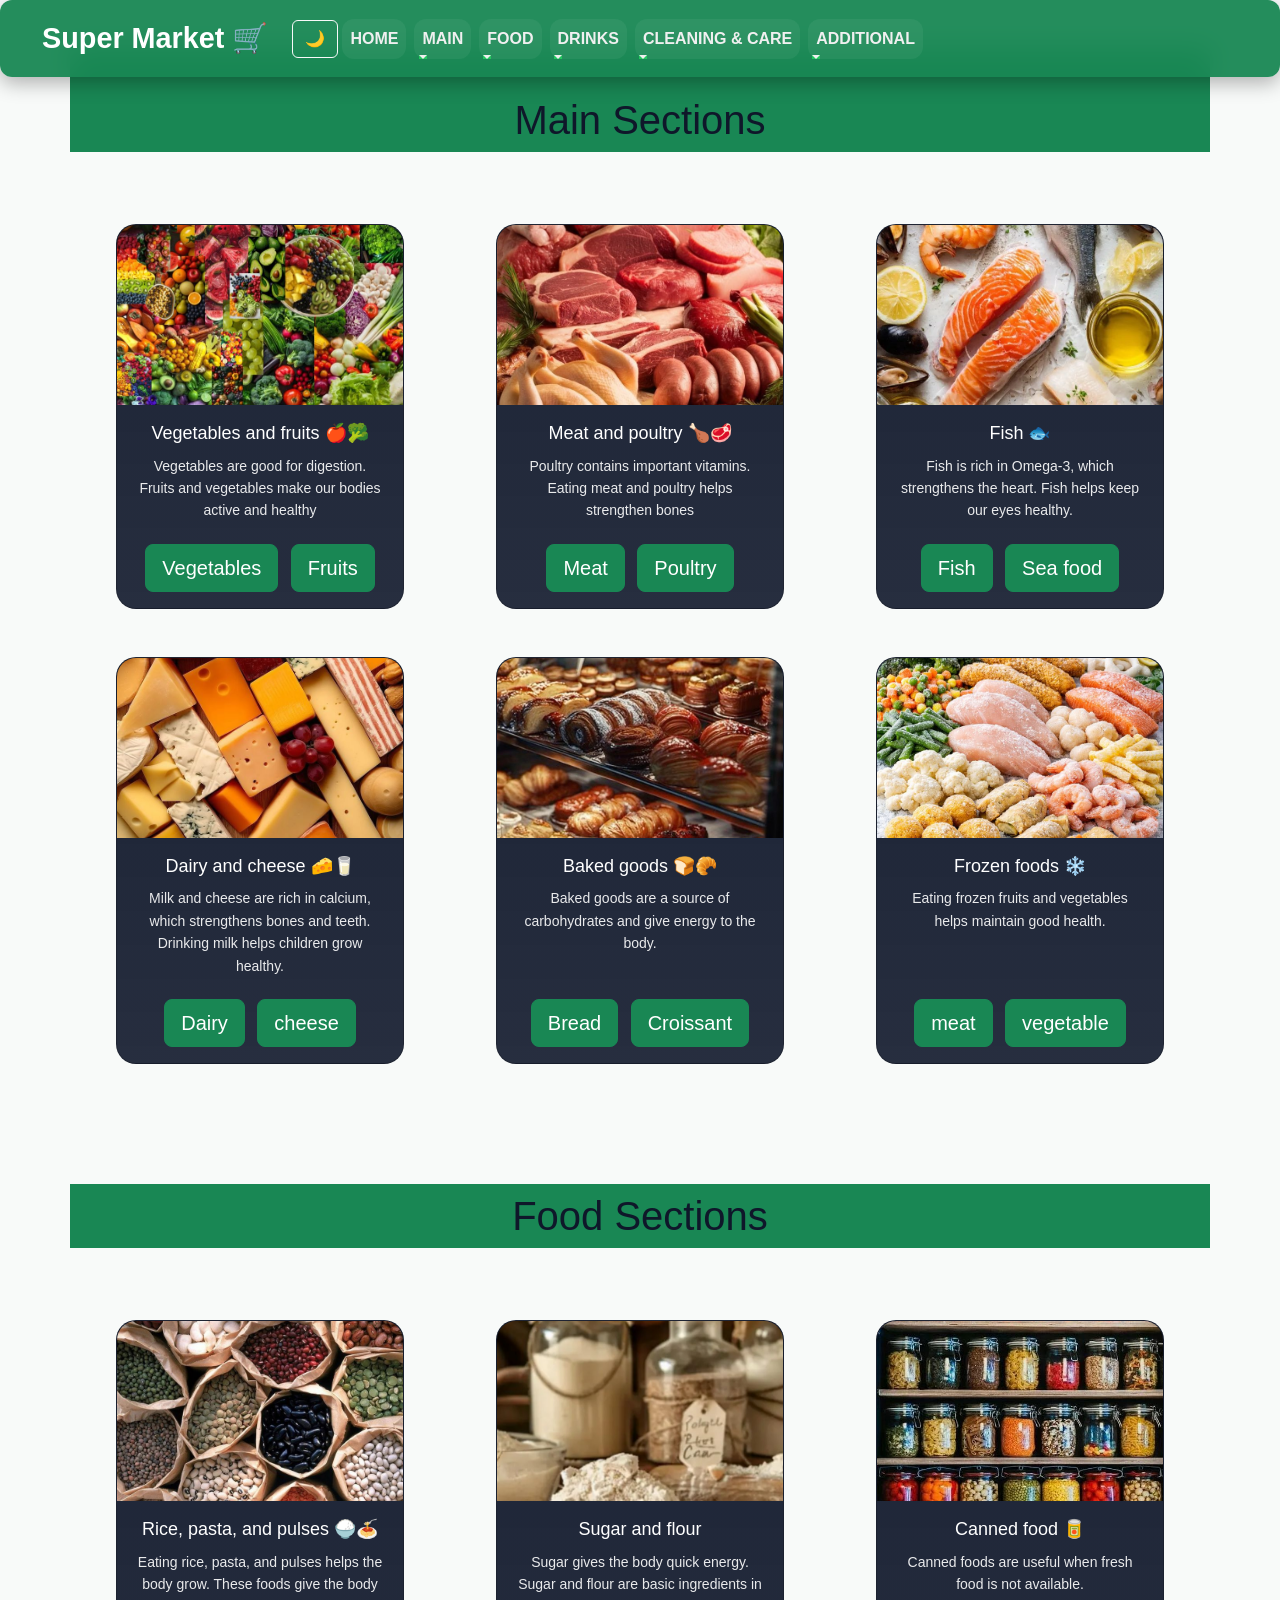
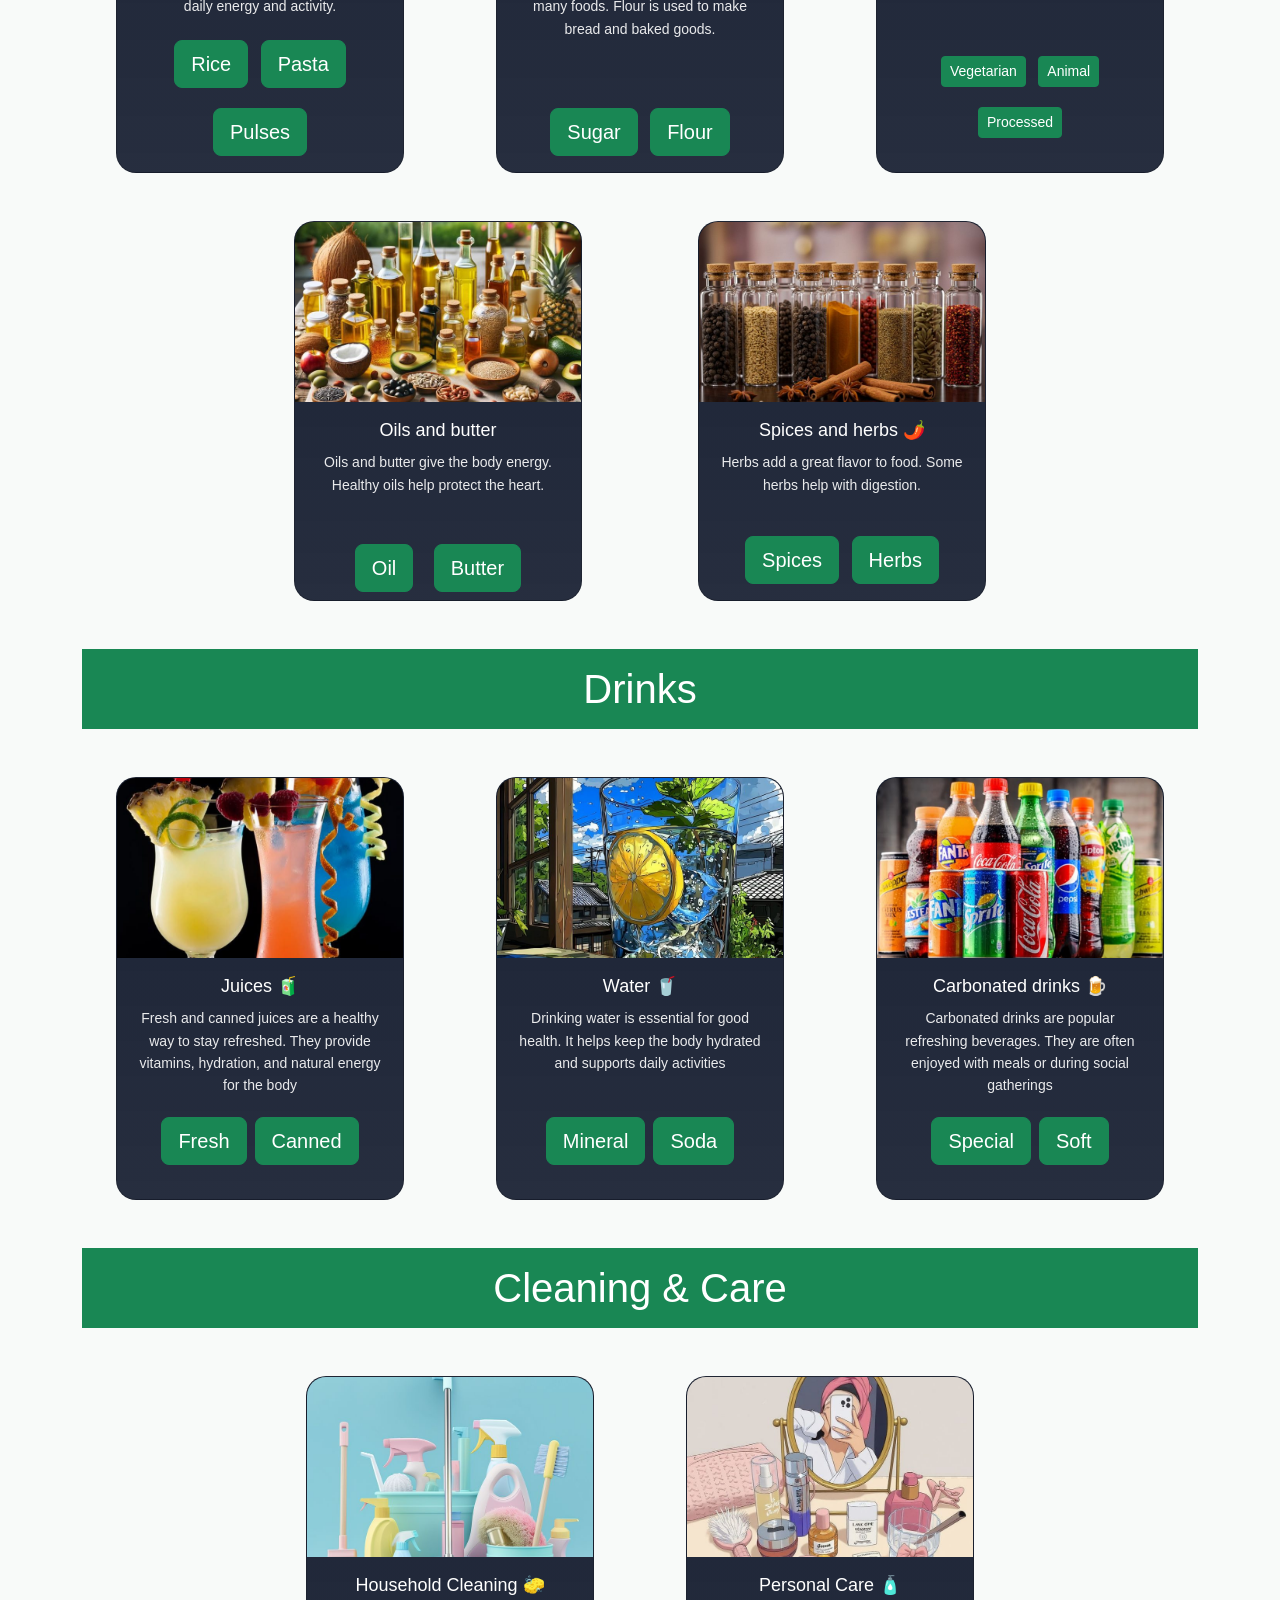
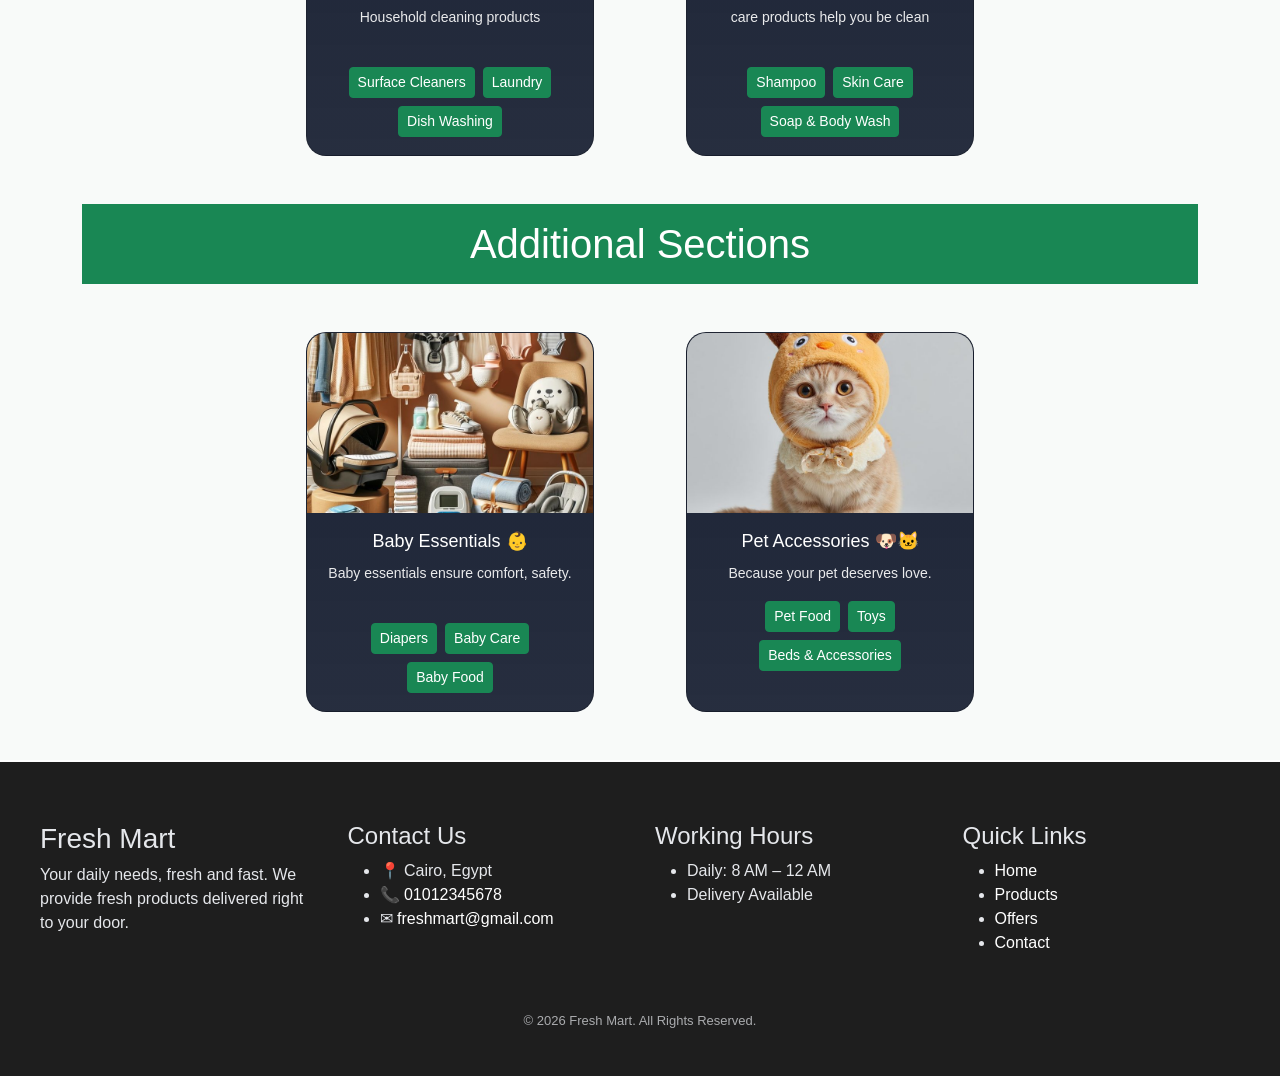
<file: shopping.html>
<!DOCTYPE html>
<html lang="en">
<head>
    <meta charset="UTF-8">
    <meta name="viewport" content="width=device-width, initial-scale=1.0">
    <script>
  (function () {
    const theme = localStorage.getItem("theme");
    if (theme === "dark") {
document.documentElement.classList.add("dark-mode");
    }
  })();
</script>

    <title>shopping</title>
        <link rel="stylesheet" href="./css/bootstrap.min.css">
    <link rel="stylesheet" href="./css/all.min.css">
    <link rel="stylesheet" href="./css/style.css">
</head>
<body>
<nav class="navbar navbar-expand-lg bg-success navbar-custom fixed-top">
  <div class="container-fluid">
    <a class="navbar-brand me-2" href="#Home">Super Market 🛒</a>

    <button id="themeToggle" class="btn btn-outline-light ms-3">🌙 </button>

    <button class="navbar-toggler" type="button" data-bs-toggle="collapse" data-bs-target="#navbarSupportedContent">
      <span class="navbar-toggler-icon"></span>
    </button>
    <div class="collapse navbar-collapse" id="navbarSupportedContent">
      <ul class="navbar-nav me-auto mb-2 mb-lg-0">
        <li class="nav-item"><a class="nav-link mx-1 active" href="index.html">Home</a></li>

        <!-- Main Sections -->
        <li class="nav-item dropdown">
          <a class="nav-link mx-1 dropdown-toggle" href="#Main-Sections" data-bs-toggle="dropdown">Main </a>
          <ul class="dropdown-menu">
            <li><a class="dropdown-item text-danger"  href="product.html#Vegetables-and-fruits">Vegetables & Fruits 🍎🥦</a></li>
            <li><a class="dropdown-item text-danger" href="product.html#Meat-and-Poultry">Meat & Poultry 🍗🥩</a></li>
            <li><a class="dropdown-item text-danger" href="product.html#Fish">Fish 🐟</a></li>
            <li><a class="dropdown-item text-danger" href="product.html#Dairy-and-Cheese">Dairy & Cheese 🧀🥛</a></li>
            <li><a class="dropdown-item text-danger" href="product.html#Baked-Goods">Baked goods 🍞🥐</a></li>
            <li><a class="dropdown-item text-danger" href="product.html#Frozen-Foods">Frozen foods ❄️</a></li>
          </ul>
        </li>

        <!-- Food Sections -->
        <li class="nav-item dropdown">
          <a class="nav-link mx-1 dropdown-toggle" href="#" data-bs-toggle="dropdown">Food </a>
          <ul class="dropdown-menu">
            <li><a class="dropdown-item text-danger" href="product.html#Canned-Food">Canned food 🥫</a></li>
            <li><a class="dropdown-item text-danger" href="product.html#Rice-Pasta-Pulses">Rice, Pasta & Pulses 🍚🍝</a></li>
            <li><a class="dropdown-item text-danger" href="product.html#Oils-and-Butter">Oils & Butter</a></li>
            <li><a class="dropdown-item text-danger" href="product.html#Sugar-and-Flour">Sugar & Flour</a></li>
            <li><a class="dropdown-item text-danger" href="product.html#Spices-and-Herbs">Spices & Herbs 🌶️</a></li>
          </ul>
        </li>

        <!-- Drinks -->
        <li class="nav-item dropdown">
          <a class="nav-link mx-1 dropdown-toggle" href="#" data-bs-toggle="dropdown">Drinks</a>
          <ul class="dropdown-menu">
            <li><a class="dropdown-item text-danger" href="product.html#Juices">Juices 🧃</a></li>
            <li><a class="dropdown-item text-danger" href="product.html#Water">Water 🥤</a></li>
            <li><a class="dropdown-item text-danger" href="product.html#Carbonated-drinks">Carbonated Drinks 🍺</a></li>
          </ul>
        </li>

        <!-- Cleaning -->
        <li class="nav-item dropdown">
          <a class="nav-link mx-1 dropdown-toggle" href="#" data-bs-toggle="dropdown">Cleaning & Care</a>
          <ul class="dropdown-menu">
            <li><a class="dropdown-item text-danger" href="product.html#Household-cleaning">Household Cleaning 🧽</a></li>
            <li><a class="dropdown-item text-danger" href="product.html#Personal-care">Personal Care 🧴</a></li>
          </ul>
        </li>

        <!-- Additional -->
        <li class="nav-item dropdown">
          <a class="nav-link mx-1 dropdown-toggle" href="#" data-bs-toggle="dropdown">Additional</a>
          <ul class="dropdown-menu">
            <li><a class="dropdown-item text-danger" href="product.html#Baby-essentials">Baby Essentials 👶</a></li>
            <li><a class="dropdown-item text-danger" href="product.html#Pet-accessories">Pet Accessories 🐶🐱</a></li>
          </ul>
        </li>
      </ul>
    </div>
  </div>
</nav>
  <!-- frist row -->
   <section id="Main Sections">
<div class="container text-center my-5">
  <div class="row row-cols-1 row-cols-md-3 g-4 justify-content-center">
    <h1 class="bg-success mb-5 w-100 py-2 pt-5">Main Sections</h1>

    <!-- Card 1 -->
    <div class="col d-flex justify-content-center">
      <div class="card h-100" style="width: 18rem;">
        <img src="./img/ve main.jpeg" class="card-img-top" alt="Vegetables-and-fruits">
        <div class="card-body">
          <h5 class="card-title">Vegetables and fruits 🍎🥦</h5>
          <p class="card-text">
            Vegetables are good for digestion.
            Fruits and vegetables make our bodies active and healthy
          </p>
        </div>
        <div class="m-auto">
        <a href="product.html#Vegetables-and-fruits" class="btn btn-success btn-lg m-1 mb-3">Vegetables</a>
        <a href="product.html#Vegetables-and-fruits" class="btn btn-success btn-lg m-1 mb-3">Fruits</a></div>
      </div>
    </div>

    <!-- Card 2 -->
    <div class="col d-flex justify-content-center">
      <div class="card h-100" style="width: 18rem;">
        <img src="./img/meat main.jpeg" class="card-img-top" alt="Meat and poultry">
        <div class="card-body">
          <h5 class="card-title">Meat and poultry 🍗🥩</h5>
          <p class="card-text">
            Poultry contains important vitamins.
            Eating meat and poultry helps strengthen bones
          </p>
        </div>
        <div class="m-auto">
        <a href="product.html#Meat-and-Poultry" class="btn btn-success btn-lg m-1 mb-3">Meat</a>
        <a href="product.html#Meat-and-Poultry" class="btn btn-success btn-lg m-1 mb-3">Poultry</a></div>
      </div>
    </div>

    <!-- Card 3 -->
    <div class="col d-flex justify-content-center">
      <div class="card h-100" style="width: 18rem;">
        <img src="./img/fishmain.jpeg" class="card-img-top" alt="Fish">
        <div class="card-body">
          <h5 class="card-title">Fish 🐟</h5>
          <p class="card-text">
            Fish is rich in Omega-3, which strengthens the heart.
            Fish helps keep our eyes healthy.
          </p>
        </div>
        <div class="m-auto">
        <a href="product.html#Fish" class="btn btn-success btn-lg m-1 mb-3">Fish</a>
        <a href="product.html#Fish" class="btn btn-success btn-lg m-1 mb-3">Sea food</a></div>
      </div>
    </div>

  </div>
</div>

<!-- Second row -->
<div class="container text-center my-5">
  <div class="row row-cols-1 row-cols-md-3 g-4 justify-content-center">

    <!-- Card 4 -->
    <div class="col d-flex justify-content-center mb-5">
      <div class="card h-100" style="width: 18rem;">
        <img src="./img/dairy.jpeg" class="card-img-top" alt="Dairy and cheese">
        <div class="card-body">
          <h5 class="card-title">Dairy and cheese 🧀🥛</h5>
          <p class="card-text">
            Milk and cheese are rich in calcium, which strengthens bones and teeth.
            Drinking milk helps children grow healthy.

          </p>
        </div>
        <div class="m-auto">
        <a href="product.html#Dairy-and-Cheese" class="btn btn-success btn-lg m-1 mb-3">Dairy</a>
        <a href="product.html#Dairy-and-Cheese" class="btn btn-success btn-lg m-1 mb-3">cheese</a></div>
      </div>
    </div>

    <!-- Card 5 -->
    <div class="col d-flex justify-content-center mb-5">
      <div class="card h-100" style="width: 18rem;">
        <img src="./img/bakerymain.jpeg" class="card-img-top" alt="Baked goods">
        <div class="card-body">
          <h5 class="card-title">Baked goods 🍞🥐</h5>
          <p class="card-text">
            Baked goods are a source of carbohydrates and give energy to the body.
          </p>
        </div>
        <div class="m-auto">
        <a href="product.html#Baked-Goods" class="btn btn-success btn-lg m-1 mb-3">Bread</a>
        <a href="product.html#Baked-Goods" class="btn btn-success btn-lg m-1 mb-3">Croissant</a></div>
      </div>
    </div>

    <!-- Card 6 -->
    <div class="col d-flex justify-content-center mb-5">
      <div class="card h-100" style="width: 18rem;">
        <img src="./img/frozzenmain.jpeg" class="card-img-top" alt="Frozen foods">
        <div class="card-body">
          <h5 class="card-title">Frozen foods ❄️</h5>
          <p class="card-text">
            Eating frozen fruits and vegetables helps maintain good health.

        </div>
        <div class="m-auto">
        <a href="product.html#Frozen-Foods" class="btn btn-success btn-lg m-1 mb-3">meat</a>
        <a href="product.html#Frozen-Foods" class="btn btn-success btn-lg m-1 mb-3 ">vegetable</a></div>
      </div>
    </div>

  </div>
</div>
</section>

<!-- Third row -->
 <section id="Food Sections">
<div class="container text-center my-5">
  <div class="row row-cols-1 row-cols-md-3 g-4 justify-content-center">
    <h1 class="bg-success mb-5 mt-5 w-100 py-2">Food Sections</h1>

    <!-- Card 7 -->
    <div class="col d-flex justify-content-center">
      <div class="card h-100" style="width: 18rem;">
        <img src="./img/rice.jpeg" class="card-img-top" alt="Rice, pasta, pulses">
        <div class="card-body">
          <h5 class="card-title">Rice, pasta, and pulses 🍚🍝</h5>
          <p class="card-text">
            Eating rice, pasta, and pulses helps the body grow.
            These foods give the body daily energy and activity.
          </p>
        </div>
        <div class="m-auto">
        <a href="product.html#Rice-Pasta-Pulses" class="btn btn-success btn-lg m-1 mb-3">Rice</a>
        <a href="product.html#Rice-Pasta-Pulses" class="btn btn-success btn-lg m-1 mb-3">Pasta</a>
        <a href="product.html#Rice-Pasta-Pulses" class="btn btn-success btn-lg m-1 mb-3">Pulses</a></div>
      </div>
    </div>

    <!-- Card 8 -->
    <div class="col d-flex justify-content-center">
      <div class="card h-100" style="width: 18rem;">
        <img src="./img/suger.jpeg" class="card-img-top" alt="Sugar and flour">
        <div class="card-body">
          <h5 class="card-title">Sugar and flour</h5>
          <p class="card-text">
            Sugar gives the body quick energy. Sugar and flour are basic ingredients in many foods.
            Flour is used to make bread and baked goods. 
          </p>
        </div>
        <div class="m-auto">
        <a href="product.html#Sugar-and-Flour" class="btn btn-success btn-lg m-1 mb-3">Sugar</a>
        <a href="product.html#Sugar-and-Flour" class="btn btn-success btn-lg m-1 mb-3">Flour</a></div>
      </div>
    </div>

    <!-- Card 9 -->
<div class="col d-flex justify-content-center">
  <div class="card h-100" style="width: 18rem;">
    <img src="./img/canned111.jpeg" class="card-img-top" alt="Canned food">

    <div class="card-body d-flex flex-column">
      <h5 class="card-title">Canned food 🥫</h5>

      <p class="card-text">
        Canned foods are useful when fresh food is not available.

      </p>
      <div class="mt-auto">
        <a href="product.html#Canned-Food" class="btn btn-success btn-sm m-1 mb-3">Vegetarian </a>
        <a href="product.html#Canned-Food" class="btn btn-success btn-sm m-1 mb-3">Animal</a>
        <a href="product.html#Canned-Food" class="btn btn-success btn-sm m-1 mb-3">Processed</a>
      </div>
    </div>

  </div>
</div>


  </div>
</div>

<!-- Fourth row -->
<div class="container text-center my-5">
  <div class="row justify-content-center gap-4">

    <!-- Card 10 -->
    <div class="col-md-4 d-flex justify-content-center">
      <div class="card text-center" style="width: 18rem;">
        <img src="./img/oil.jpeg" class="card-img-top" alt="Oils and butter">
        <div class="card-body">
          <h5 class="card-title">Oils and butter</h5>
          <p class="card-text">
            Oils and butter give the body energy.
            Healthy oils help protect the heart.

          </p>
        </div>
        <div class="m-auto">
        <a href="product.html#Oils-and-Butter" class="btn btn-success btn-lg m-2">Oil</a>
        <a href="product.html#Oils-and-Butter" class="btn btn-success btn-lg m-2">Butter</a></div>
      </div>
    </div>

    <!-- Card 11 -->
    <div class="col-md-4 d-flex justify-content-center">
      <div class="card text-center" style="width: 18rem;">
        <img src="./img/harbs.jpeg" class="card-img-top" alt="Spices and herbs">
        <div class="card-body">
          <h5 class="card-title">Spices and herbs 🌶️</h5>
          <p class="card-text">
            Herbs add a great flavor to food.
            Some herbs help with digestion.

          </p>
        </div>
        <div class="m-auto">
        <a href="product.html#Spices-and-Herbs" class="btn btn-success btn-lg m-1 mb-3">Spices</a>
        <a href="product.html#Spices-and-Herbs" class="btn btn-success btn-lg m-1 mb-3">Herbs</a></div>
      </div>
    </div>

  </div>
</div>
</section>
<section id="Drinks">
<div class="container text-center my-5">
  <h1 class="bg-success text-white mb-5 py-3">Drinks</h1>

  <div class="row row-cols-1 row-cols-md-3 g-4 justify-content-center">

    <!-- Card 7 -->
    <div class="col d-flex justify-content-center">
      <div class="card h-100" style="width: 18rem;">
        <img src="./img/ju.jpeg" class="card-img-top" alt="Rice, pasta, pulses">
        <div class="card-body d-flex flex-column">
          <h5 class="card-title">Juices 🧃</h5>
          <p class="card-text">
Fresh and canned juices are a healthy way to stay refreshed.
They provide vitamins, hydration, and natural energy for the body
          </p>
          <div class="mt-auto d-flex justify-content-center">
            <a href="product.html#Juices" class="btn btn-success btn-lg m-1 mb-3">Fresh</a>
            <a href="product.html#Juices" class="btn btn-success btn-lg m-1 mb-3">Canned</a>
          </div>
        </div>
      </div>
    </div>

    <!-- Card 8 -->
    <div class="col d-flex justify-content-center">
      <div class="card h-100" style="width: 18rem;">
        <img src="./img/water.jpeg" class="card-img-top" alt="Sugar and flour">
        <div class="card-body d-flex flex-column">
          <h5 class="card-title">Water 🥤</h5>
          <p class="card-text">
Drinking water is essential for good health.
It helps keep the body hydrated and supports daily activities
          </p>
          <div class="mt-auto d-flex justify-content-center">
            <a href="product.html#Water" class="btn btn-success btn-lg m-1 mb-3">Mineral</a>
            <a href="product.html#Water" class="btn btn-success btn-lg m-1 mb-3">Soda</a>
          </div>
        </div>
      </div>
    </div>

    <!-- Card 9 -->
    <div class="col d-flex justify-content-center">
      <div class="card h-100" style="width: 18rem;">
        <img src="./img/drinks.jpeg" class="card-img-top" alt="Canned food">
        <div class="card-body d-flex flex-column">
          <h5 class="card-title">Carbonated drinks 🍺</h5>
          <p class="card-text">
Carbonated drinks are popular refreshing beverages.
They are often enjoyed with meals or during social gatherings          </p>
          <div class="mt-auto d-flex justify-content-center">
            <a href="product.html#Carbonated-drinks" class="btn btn-success btn-lg m-1 mb-3">Special</a>
            <a href="product.html#Carbonated-drinks" class="btn btn-success btn-lg m-1 mb-3">Soft</a>
          </div>
        </div>
      </div>
    </div>

  </div>
</div>
</section>
<section id="Cleaning & Care">
  <div class="container text-center my-5">
    <h1 class="bg-success text-white mb-5 py-3">Cleaning & Care</h1>

    <div class="row row-cols-1 row-cols-md-3 g-4 justify-content-center">

      <!-- Card 1 -->
      <div class="col-md-4 d-flex justify-content-center">
        <div class="card text-center" style="width: 18rem;">
          <img src="./img/11.jpeg" class="card-img-top" alt="Household Cleaning 🧽">
          <div class="card-body d-flex flex-column">
            <h5 class="card-title">Household Cleaning 🧽</h5>
            <p class="card-text">
              Household cleaning products 
            </p>
            <div class="d-flex flex-wrap justify-content-center mt-auto gap-2">
              <a href="product.html#Household-cleaning" class="btn btn-success btn-sm">Surface Cleaners</a>
              <a href="product.html#Household-cleaning" class="btn btn-success btn-sm">Laundry</a>
              <a href="product.html#Household-cleaning" class="btn btn-success btn-sm">Dish Washing</a>
            </div>
          </div>
        </div>
      </div>

      <!-- Card 2 -->
      <div class="col-md-4 d-flex justify-content-center">
        <div class="card text-center" style="width: 18rem;">
          <img src="./img/22.jpeg" class="card-img-top" alt="Personal Care 🧴">
          <div class="card-body d-flex flex-column">
            <h5 class="card-title">Personal Care 🧴</h5>
            <p class="card-text">
               care products help you be clean
            </p>
            <div class="d-flex flex-wrap justify-content-center mt-auto gap-2">
              <a href="product.html#Personal-care" class="btn btn-success btn-sm">Shampoo</a>
              <a href="product.html#Personal-care" class="btn btn-success btn-sm">Skin Care</a>
              <a href="product.html#Personal-care" class="btn btn-success btn-sm">Soap & Body Wash</a>
            </div>
          </div>
        </div>
      </div>

    </div>
  </div>
</section>

<section id="Additional Sections">
  <div class="container text-center my-5">
    <h1 class="bg-success text-white mb-5 py-3">Additional Sections</h1>

    <div class="row row-cols-1 row-cols-md-3 g-4 justify-content-center">

      <!-- Card 1 -->
      <div class="col-md-4 d-flex justify-content-center">
        <div class="card text-center" style="width: 18rem;">
          <img src="./img/33.jpeg" class="card-img-top" alt="Baby Essentials 👶">
          <div class="card-body d-flex flex-column">
            <h5 class="card-title">Baby Essentials 👶</h5>
            <p class="card-text">
              Baby essentials ensure comfort, safety.
            </p>
            <div class="d-flex flex-wrap justify-content-center mt-auto gap-2">
              <a href="product.html#Baby-essentials" class="btn btn-success btn-sm">Diapers</a>
              <a href="product.html#Baby-essentials" class="btn btn-success btn-sm">Baby Care</a>
              <a href="product.html#Baby-essentials" class="btn btn-success btn-sm">Baby Food</a>
            </div>
          </div>
        </div>
      </div>

      <!-- Card 2 -->
      <div class="col-md-4 d-flex justify-content-center">
        <div class="card text-center" style="width: 18rem;">
          <img src="./img/44.jpeg" class="card-img-top" alt="Pet Accessories 🐶🐱">
          <div class="card-body d-flex flex-column">
            <h5 class="card-title">Pet Accessories 🐶🐱</h5>
            <p class="card-text">
              Because your pet deserves love.
            </p>
            <div class="d-flex flex-wrap justify-content-center mt-auto gap-2">
              <a href="product.html#Pet-accessories" class="btn btn-success btn-sm">Pet Food</a>
              <a href="product.html#Pet-accessories" class="btn btn-success btn-sm">Toys</a>
              <a href="product.html#Pet-accessories" class="btn btn-success btn-sm mb-5">Beds & Accessories</a>
            </div>
          </div>
        </div>
      </div>

    </div>
  </div>
</section>
<footer class="footer">
  <div class="footer-container">

    <div class="footer-box about">
      <h3>Fresh Mart</h3>
      <p>Your daily needs, fresh and fast. We provide fresh products delivered right to your door.</p>
    </div>

    <div class="footer-box contact">
      <h4>Contact Us</h4>
      <ul>
        <li>📍 Cairo, Egypt</li>
        <li>📞 <a href="tel:01012345678">01012345678</a></li>
        <li>✉ <a href="mailto:freshmart@gmail.com">freshmart@gmail.com</a></li>
      </ul>
    </div>

    <div class="footer-box hours">
      <h4>Working Hours</h4>
      <ul>
        <li>Daily: 8 AM – 12 AM</li>
        <li>Delivery Available</li>
      </ul>
    </div>

    <div class="footer-box links">
      <h4>Quick Links</h4>
      <ul>
        <li><a href="#">Home</a></li>
        <li><a href="#">Products</a></li>
        <li><a href="#">Offers</a></li>
        <li><a href="#">Contact</a></li>
      </ul>
    </div>

  </div>

  <p class="copy">© 2026 Fresh Mart. All Rights Reserved.</p>
</footer>
    <script src="./js/bootstrap.bundle.min.js"></script>
    <script src="./js/theme.js"></script>

    <script src="./js/start.js"></script>

</body>
</html>
</file>
<file: css/style.css>
/* =========================
   RESET
========================= */
*{
  margin:0;
  padding:0;
  box-sizing:border-box;
  font-family:"Segoe UI",Tahoma,sans-serif;
}

/* =========================
   VARIABLES
========================= */
:root{
  --bg-main:#f8faf9;
  --bg-card:#ffffff;
  --bg-footer:#1e1e1e;

  --text-main:#0f172a;
  --text-muted:#64748b;
  --text-inverse:#ffffff;

  --accent:#22c55e;
  --accent-dark:#16a34a;

  --nav-bg:rgba(25,135,84,.95);
  --nav-text:#ffffff;
  --nav-link:#f0f0f0;
  --nav-hover:rgba(34,197,94,.15);
  --nav-line:#22c55e;

  --dropdown-bg:rgba(255,255,255,.95);
  --dropdown-text:#0f172a;
  --dropdown-hover:#22c55e;
}

html.dark-mode{
  --bg-main:#020617;
  --bg-card:#1e293b;
  --bg-footer:#020617;

  --text-main:#e5e7eb;
  --text-muted:#94a3b8;

  --accent:#4ade80;
  --accent-dark:#22c55e;

  --nav-bg:rgba(2,6,23,.85);
  --nav-link:#e5e7eb;
  --nav-hover:rgba(74,222,128,.15);
  --nav-line:#4ade80;

  --dropdown-bg:rgba(30,30,30,.95);
  --dropdown-text:#e5e7eb;
  --dropdown-hover:#4ade80;
}

/* Light default */
html {
  background-color: #f8fafc;
  color: #0f172a;
}

/* Dark */
html.dark-mode {
  background-color: #020617;
  color: #e5e7eb;
}

/* أمثلة */
html.dark-mode .navbar-custom {
  background: #020617;
}

html.dark-mode .cart-summary,
html.dark-mode .checkout-form {
  background: #1e293b;
}

/* =========================
   BASE
========================= */
body{
  background: var(--bg-main);
  color: var(--text-main);
  transition: .4s ease;
}


/* =========================
   HERO
========================= */
.home{
  background:url("../img/bg supermarket.jpeg") center/cover no-repeat;
  height:100vh;
  display:flex;
  align-items:center;
  justify-content:center;
  position:relative;
  overflow:hidden;
}
.home::before{
  content:"";
  position:absolute;
  inset:0;
  background:rgba(0,0,0,.6);
  z-index:0;
}
.home h1,
.home h2{
  color: white;
  text-align: center;
}
.home h1,
.home h2{
  position: relative;
  z-index: 2;
  font-weight: bold;
  transition: .3s ease;
}

.home h1:hover,
.home h2:hover{
  color: #ffcc00;
}
/* =========================
   HERO CONTENT FIX
========================= */
.home1{
  position: relative;
  z-index: 2;
  color: #fff;
}

/* =========================
   HERO TITLES
========================= */
.hero-title{
  font-size: 3.5rem;
  font-weight: 800;
  margin-bottom: 15px;
  text-shadow: 0 6px 25px rgba(0,0,0,.7);
  transition: .35s ease;
}

.hero-sub{
  font-size: 2rem;
  font-weight: 500;
  opacity: .9;
  transition: .35s ease;
}

/* Hover effect */
.hero-title:hover,
.hero-sub:hover{
  color: #ffcc00;
  transform: scale(1.05);
  text-shadow: 0 0 30px rgba(255,255,255,.8);
}

/* =========================
   HERO BUTTON
========================= */
.hero-btn{
  margin-top:40px;
  padding:15px 52px;
  border-radius:999px;
  font-size:17px;
  font-weight:700;
  background:linear-gradient(135deg,var(--accent),var(--accent-dark));
  color:#fff;
  border:none;
  cursor:pointer;
  position:relative;
  overflow:hidden;
  box-shadow:0 18px 35px rgba(34,197,94,.4);
  transition:.35s ease;
}
.hero-btn:hover{
  transform:translateY(-5px) scale(1.06);
  box-shadow:0 30px 55px rgba(34,197,94,.55);
}
.hero-btn::before{
  content:"";
  position:absolute;
  top:0;
  left:-60%;
  width:50%;
  height:100%;
  background:linear-gradient(
    120deg,
    transparent,
    rgba(255,255,255,.45),
    transparent
  );
  animation:shine 3s infinite;
}
@keyframes shine{
  to{left:120%}
}

/* =========================
   NAVBAR
========================= */
.navbar-custom{
  background:var(--nav-bg)!important;
  backdrop-filter:blur(14px);
  padding:12px 30px;
  border-radius:12px;
  display:flex;
  align-items:center;
  box-shadow:0 6px 20px rgba(0,0,0,.3);
  z-index:999;
}
.navbar-custom .navbar-brand{
  font-size:1.8rem;
  font-weight:700;
  color:var(--nav-text)!important;
}
.navbar-custom .nav-link{
  color:var(--nav-link)!important;
  padding:8px 18px;
  border-radius:12px;
  background:rgba(255,255,255,.05);
  text-transform:uppercase;
  font-weight:600;
  position:relative;
  transition:.35s ease;
}
.navbar-custom .nav-link:hover{
  background:var(--nav-hover);
  transform:translateY(-2px) scale(1.05);
}
.navbar-custom .nav-link::after{
  content:"";
  position:absolute;
  bottom:0;
  left:0;
  height:3px;
  width:0;
  background:var(--nav-line);
  transition:.4s ease;
}
.navbar-custom .nav-link:hover::after{
  width:100%;
}
/*  */
.highlight{
  border: 3px solid #dc3545;
  box-shadow: 0 0 20px rgba(220,53,69,.5);
  transform: scale(1.03);
  transition: .3s ease;
}

/* =========================
   DROPDOWN
========================= */
.navbar-custom .dropdown-menu{
  background:var(--dropdown-bg);
  border-radius:12px;
  padding:10px;
}
.navbar-custom .dropdown-item{
  color:var(--dropdown-text);
  border-radius:8px;
  padding:10px 18px;
  transition:.3s ease;
}
.navbar-custom .dropdown-item:hover{
  background:var(--dropdown-hover);
  color:#fff;
  transform:translateX(4px);
}

/* =========================
   CARDS
========================= */
.cards-container{
  display:grid;
  grid-template-columns:repeat(auto-fit,minmax(250px,1fr));
  gap:25px;
}

.card{
  background:linear-gradient(
    180deg,
    rgba(15,23,42,.95),
    rgba(15,23,42,.9)
  );
  border-radius:20px;
  overflow:hidden;
  height:380px;
  transition:.35s ease;
  color:#ffffff; /* لون النص الأساسي */
}

.card img{
  width:100%;
  height:180px;
  object-fit:cover;
}

.card-body{
  padding:18px;
  display:flex;
  flex-direction:column;
  height:calc(100% - 180px);
}

/* العناوين */
.card h5,
.card .card-title{
  color:#ffffff;
  font-size:18px;
  margin-bottom:10px;
}

/* الوصف */
.card p,
.card .card-text{
  color:rgba(255,255,255,.9);
  font-size:14px;
  line-height:1.6;
}

/* السعر لو موجود */
.card .price{
  color:#4ade80;
  font-weight:700;
}

.card:hover{
  transform:translateY(-10px) scale(1.02);
  box-shadow:0 15px 40px rgba(0,0,0,.35);
}

/* =========================
   FOOTER
========================= */
.footer{
  background:var(--bg-footer);
  padding:60px 20px 30px;
  color:#e5e7eb;
}
.footer-container{
  max-width:1200px;
  margin:auto;
  display:grid;
  grid-template-columns:repeat(auto-fit,minmax(220px,1fr));
  gap:30px;
}
.footer .copy{
  margin-top:40px;
  text-align:center;
  font-size:13px;
  opacity:.7;
}
/* =========================
   FOOTER LINKS
========================= */
.footer a{
  color: #fff;
  text-decoration: none;
  transition: .3s ease;
}

.footer a:hover{
  color: #1106dd;
  text-decoration: underline;
}
.footer{
  border-top: 2px solid #fff;
}

/* =========================
   RESPONSIVE
========================= */
@media(max-width:768px){
  .hero-btn{
    padding:12px 36px;
    font-size:15px;
  }
  .home{
    padding:0 16px;
  }
}

@media(prefers-reduced-motion:reduce){
  *{
    animation:none!important;
    transition:none!important;
  }
}
/* =========================
   CART SIDEBAR
========================= */
.cart-sidebar{
  position:fixed;
  top:0;
  right:-420px;
  width:420px;
  height:100%;
  background:linear-gradient(
    180deg,
    #ecfdf5,
    #d1fae5
  );
  box-shadow:-10px 0 30px rgba(0,0,0,.25);
  padding:22px 20px;
  display:flex;
  flex-direction:column;
  transition:right .4s ease;
  z-index:10000;
}

.cart-sidebar.active{
  right: 0;
}

/* =========================
   CLOSE BUTTON
========================= */
.close-cart{
  position:absolute;
  top:16px;
  left:16px;
  font-size:28px;
  background:none;
  border:none;
  color:#16a34a;
  cursor:pointer;
  transition:.3s ease;
}
.close-cart:hover{
  transform:scale(1.2);
  color:#15803d;
}

/* =========================
   TITLE
========================= */
.cart-sidebar h3{
  text-align:center;
  font-size:26px;
  font-weight:700;
  color:#14532d;
  margin-bottom:18px;
}

/* =========================
   ITEMS CONTAINER
========================= */
.cart-items{
  flex-grow:1;
  overflow-y:auto;
  padding-right:6px;
}

/* =========================
   SCROLLBAR
========================= */
.cart-items::-webkit-scrollbar{
  width:6px;
}
.cart-items::-webkit-scrollbar-thumb{
  background:#86efac;
  border-radius:10px;
}

/* =========================
   SINGLE ITEM
========================= */
.cart-item{
  display:flex;
  align-items:center;
  background:#ffffff;
  border-radius:14px;
  padding:10px;
  margin-bottom:12px;
  box-shadow:0 6px 14px rgba(0,0,0,.08);
  animation:slideIn .3s ease forwards;
}

@keyframes slideIn{
  from{
    opacity:0;
    transform:translateX(40px);
  }
  to{
    opacity:1;
    transform:translateX(0);
  }
}

.cart-item img{
  width:60px;
  height:60px;
  border-radius:10px;
  object-fit:cover;
  margin-right:10px;
}

/* =========================
   ITEM DETAILS
========================= */
.cart-item-details{
  flex-grow:1;
}

.cart-item-details h5{
  font-size:15px;
  font-weight:600;
  color:#14532d;
  margin-bottom:2px;
}

.cart-item-details p{
  font-size:14px;
  color:#166534;
}
.cart-toggle{
  position: relative;
  font-size: 26px;
  background: transparent;
  border: none;
  cursor: pointer;
}

/* رقم الإشعار */
#cart-count{
  position: absolute;
  top: -6px;
  right: -8px;
  background: red;
  color: white;
  font-size: 12px;
  font-weight: bold;
  width: 20px;
  height: 20px;
  border-radius: 50%;
  display: none; /* مخفي في البداية */
  align-items: center;
  justify-content: center;
}

#cart-count{
  animation: pop .3s ease;
}

@keyframes pop{
  0%{transform: scale(0)}
  100%{transform: scale(1)}
}

/* =========================
   QUANTITY
========================= */
.quantity-control{
  display:flex;
  align-items:center;
  gap:6px;
}

.quantity-control button{
  width:28px;
  height:28px;
  border-radius:6px;
  border:none;
  background:#22c55e;
  color:#ffffff;
  font-weight:bold;
  cursor:pointer;
  transition:.25s ease;
}
.quantity-control button:hover{
  background:#16a34a;
}

.quantity-control span{
  font-weight:700;
  min-width:18px;
  text-align:center;
  color:#14532d;
}

/* =========================
   REMOVE BUTTON
========================= */
.remove-btn{
  background:none;
  border:none;
  font-size:20px;
  color:#dc2626;
  cursor:pointer;
  margin-left:6px;
  transition:.3s ease;
}
.remove-btn:hover{
  color:#b91c1c;
  transform:scale(1.15);
}

/* =========================
   TOTAL
========================= */
.cart-total{
  font-size:20px;
  font-weight:700;
  color:#14532d;
  margin:14px 0 10px;
  text-align:center;
}

/* =========================
   CHECKOUT BUTTON
========================= */
#checkoutBtn{
  padding:14px;
  border-radius:40px;
  font-size:17px;
  font-weight:700;
  background:linear-gradient(135deg,#22c55e,#16a34a);
  border:none;
  transition:.35s ease;
}
#checkoutBtn:hover{
  transform:translateY(-2px);
  box-shadow:0 12px 30px rgba(34,197,94,.4);
}
/* ==================================================
   CHECKOUT PAGE
================================================== */

/* الصفحة نفسها */
.checkout-page {
  padding: 80px 20px;
  background: var(--bg-main);
}

/* الكونتينر */
.checkout-container {
  max-width: 1200px;
  margin: auto;
  display: grid;
  grid-template-columns: 1fr 1fr;
  gap: 30px;
}

/* الكروت */
.checkout-container .cart-summary,
.checkout-container .checkout-form {
  background: var(--bg-card);
  border-radius: 22px;
  padding: 32px;
  box-shadow: 0 15px 40px rgba(0,0,0,.25);
  transition: .3s ease;
}

/* العناوين */
.checkout-container h2 {
  font-size: 26px;
  font-weight: 700;
  color: var(--accent);
  margin-bottom: 24px;
}

/* =========================
   ORDER SUMMARY
========================= */
.checkout-container .cart-item {
  display: flex;
  justify-content: space-between;
  align-items: center;
  padding: 14px 0;
  border-bottom: 1px solid rgba(148,163,184,.25);
  font-size: 15px;
  color: var(--text-main);
}

.checkout-container .cart-item:last-child {
  border-bottom: none;
}

.checkout-container .cart-total {
  margin-top: 24px;
  text-align: right;
  font-size: 20px;
  font-weight: 700;
  color: var(--accent);
}

/* =========================
   FORM
========================= */
.checkout-form label {
  display: block;
  margin-bottom: 8px;
  font-size: 14px;
  font-weight: 600;
  color: var(--text-main);
}

.checkout-form input,
.checkout-form textarea {
  width: 100%;
  padding: 14px 16px;
  background: transparent;
  border: 1.5px solid rgba(34,197,94,.6);
  border-radius: 12px;
  font-size: 15px;
  color: var(--text-main);
  margin-bottom: 20px;
  transition: .25s ease;
}

.checkout-form input::placeholder,
.checkout-form textarea::placeholder {
  color: var(--text-muted);
}

.checkout-form input:focus,
.checkout-form textarea:focus {
  outline: none;
  border-color: var(--accent);
  box-shadow: 0 0 0 3px rgba(34,197,94,.15);
}

/* =========================
   SUBMIT BUTTON
========================= */
.checkout-form button {
  width: 100%;
  padding: 16px;
  border-radius: 999px;
  border: none;
  font-size: 18px;
  font-weight: 700;
  background: linear-gradient(
    135deg,
    var(--accent),
    var(--accent-dark)
  );
  color: #fff;
  cursor: pointer;
  box-shadow: 0 14px 35px rgba(34,197,94,.35);
  transition: .3s ease;
}

.checkout-form button:hover {
  transform: translateY(-3px);
  box-shadow: 0 20px 45px rgba(34,197,94,.5);
}

/* =========================
   POPUP
========================= */
.popup-overlay {
  position: fixed;
  inset: 0;
  background: rgba(2,6,23,.7);
  display: none;
  align-items: center;
  justify-content: center;
  z-index: 10000;
}

.popup-content {
  background: var(--bg-card);
  padding: 34px;
  border-radius: 22px;
  text-align: center;
  width: 90%;
  max-width: 420px;
  box-shadow: 0 25px 60px rgba(0,0,0,.5);
  animation: popupScale .35s ease;
}

@keyframes popupScale {
  from {
    transform: scale(.85);
    opacity: 0;
  }
  to {
    transform: scale(1);
    opacity: 1;
  }
}

.popup-content h2 {
  color: var(--accent);
  margin-bottom: 10px;
}

.popup-content p {
  color: var(--text-muted);
}

.popup-buttons {
  margin-top: 22px;
  display: flex;
  justify-content: center;
  gap: 14px;
}

.popup-buttons button {
  padding: 10px 22px;
  border-radius: 12px;
  border: none;
  font-weight: 600;
  cursor: pointer;
}

#closePopup {
  background: #475569;
  color: #fff;
}

#printInvoice {
  background: var(--accent);
  color: #fff;
}

/* =========================
   RESPONSIVE
========================= */
@media (max-width: 900px) {
  .checkout-container {
    grid-template-columns: 1fr;
  }
}

/* =========================
   DARK MODE
========================= */
body.dark-mode .cart-sidebar{
  background:linear-gradient(
    180deg,
    #020617,
    #0f172a
  );
}

body.dark-mode .cart-sidebar h3{
  color:#4ade80;
}

body.dark-mode .cart-item{
  background:#1e293b;
}

body.dark-mode .cart-item-details h5{
  color:#f8fafc;
}

body.dark-mode .cart-item-details p{
  color:#a7f3d0;
}

body.dark-mode .quantity-control span{
  color:#f8fafc;
}

body.dark-mode .cart-total{
  color:#86efac;
}
/* =========================
   CART ICON
========================= */
.cart-toggle{
  position:fixed;
  top:50px;
  right:20px;
  width:40px;
  height:40px;
  border-radius:50%;
  background:linear-gradient(135deg,#22c55e,#16a34a);
  border:none;
  color:#ffffff;
  font-size:26px;
  cursor:pointer;
  display:flex;
  align-items:center;
  justify-content:center;
  box-shadow:0 12px 30px rgba(34,197,94,.45);
  transition:.35s ease;
  z-index:10001;
}

.cart-toggle:hover{
  transform:scale(1.12) rotate(-5deg);
  box-shadow:0 18px 45px rgba(34,197,94,.6);
}

/* =========================
   CART COUNT BADGE
========================= */
.cart-count{
  position:absolute;
  top:-6px;
  right:-6px;
  background:#dc2626;
  color:#ffffff;
  width:24px;
  height:24px;
  border-radius:50%;
  font-size:13px;
  font-weight:700;
  display:flex;
  align-items:center;
  justify-content:center;
  box-shadow:0 4px 12px rgba(0,0,0,.25);
  transition:.3s ease;
}

/* حركة لما العدد يزيد */
.cart-count.bump{
  animation:bump .3s ease;
}

@keyframes bump{
  0%{transform:scale(1)}
  50%{transform:scale(1.4)}
  100%{transform:scale(1)}
}

/* =========================
   DARK MODE
========================= */
body.dark-mode .cart-toggle{
  background:#020617;
  color:#22c55e;
  border:2px solid #22c55e;
  box-shadow:0 12px 30px rgba(0,0,0,.6);
}

body.dark-mode .cart-toggle:hover{
  background:#22c55e;
  color:#020617;
}

body.dark-mode .cart-count{
  background:#ef4444;
  color:#020617;
}
/* =========================
   ORDER SUMMARY (CHECKOUT)
========================= */

.cart-summary {
  background: linear-gradient(180deg, #020617, #0f172a);
  border-radius: 22px;
  padding: 26px;
  box-shadow: 0 25px 60px rgba(0,0,0,.55);
  position: relative;
  overflow: hidden;
}

/* عنوان Order Summary */
.cart-summary h2 {
  font-size: 26px;
  font-weight: 700;
  color: #4ade80;
  margin-bottom: 22px;
  display: flex;
  align-items: center;
  gap: 10px;
}

/* عنصر المنتج */
.order-item {
  display: flex;
  align-items: center;
  gap: 14px;
  background: rgba(255,255,255,.04);
  border-radius: 16px;
  padding: 12px;
  margin-bottom: 14px;
  transition: .35s ease;
  animation: fadeUp .4s ease forwards;
}

.order-item:hover {
  transform: translateY(-4px) scale(1.02);
  background: rgba(74,222,128,.08);
}

/* صورة المنتج */
.order-item img {
  width: 70px;
  height: 70px;
  border-radius: 14px;
  object-fit: cover;
  box-shadow: 0 10px 25px rgba(0,0,0,.45);
}

/* بيانات المنتج */
.order-info {
  flex-grow: 1;
}

.order-info h5 {
  font-size: 16px;
  font-weight: 600;
  color: #0c0c0c;
  margin-bottom: 4px;
}

.order-info p {
  font-size: 13px;
  color: #0c0d0d;
}

/* السعر */
.order-price {
  font-size: 16px;
  font-weight: 700;
  color: #141414;
}

/* الإجمالي */
.checkoutCartTotal,
.cart-total {
  margin-top: 24px;
  padding-top: 18px;
  border-top: 1px dashed rgba(255,255,255,.15);
  font-size: 20px;
  font-weight: 700;
  color: #4ade80;
  text-align: right;
}

/* أنيميشن */
@keyframes fadeUp {
  from {
    opacity: 0;
    transform: translateY(18px);
  }
  to {
    opacity: 1;
    transform: translateY(0);
  }
}

/* Responsive */
@media(max-width:768px){
  .order-item {
    gap: 10px;
  }

  .order-item img {
    width: 60px;
    height: 1000px;
  }

  .order-price {
    font-size: 15px;
  }
}
/* =========================
   ORDER SUMMARY FIXED TOTAL
========================= */

.cart-summary {
  display: flex;
  flex-direction: column;
  height: 100%;
  max-height: 85vh;
}

/* المنتجات */
.order-items-wrapper {
  flex-grow: 1;
  overflow-y: auto;
  padding-right: 6px;
}

/* Scrollbar */
.order-items-wrapper::-webkit-scrollbar {
  width: 6px;
}
.order-items-wrapper::-webkit-scrollbar-thumb {
  background: #4ade80;
  border-radius: 10px;
}

/* ===== Order Summary Container ===== */
.cart-summary {
  display: flex;
  flex-direction: column;
  max-height: 100vh;
  background: linear-gradient(180deg, #020617, #0f172a);
  border-radius: 22px;
  padding: 26px;
}

/* ===== Items Scroll ===== */
.order-items-wrapper {
  flex: 1;
  overflow-y: auto;
  padding-right: 6px;
}

/* ===== Total (VISIBLE & STICKY) ===== */
.order-total {
  margin-top: 16px;
  padding-top: 16px;
  border-top: 1px dashed rgba(255,255,255,.2);
  font-size: 20px;
  font-weight: 700;
  color: #4ade80;
  text-align: right;
  background: #5e5e60;
}

.order-qty {
  display: inline-block;
  font-size: 13px;
  font-weight: 600;
  color: #a7f3d0;
  background: rgba(74,222,128,.15);
  padding: 4px 10px;
  border-radius: 999px;
}
/* =========================
   LUXURY NAVBAR SEARCH
========================= */
.search-box{
  position: relative;
  display: flex;
  align-items: center;
  gap: 6px;
  padding: 6px;
  border-radius: 60px;
  background: linear-gradient(
    135deg,
    rgba(255,255,255,.25),
    rgba(255,255,255,.1)
  );
  box-shadow:
    0 10px 30px rgba(0,0,0,.35),
    inset 0 0 0 1px rgba(255,255,255,.4);
  backdrop-filter: blur(8px);
  transition: .45s ease;
}

/* Glow + lift */
.search-box:focus-within{
  transform: translateY(-3px);
  box-shadow:
    0 0 0 2px rgba(255,255,255,.8),
    0 18px 45px rgba(0,0,0,.45);
}

/* =========================
   INPUT
========================= */
.search-box input{
  background: transparent !important;
  border: none !important;
  outline: none !important;
  box-shadow: none !important;
  color: #fff;
  font-size: 15px;
  padding: 12px 18px;
  width: 240px;
  font-weight: 500;
  transition: .45s ease;
}



/* Placeholder */
.search-box input::placeholder{
  color: rgba(255,255,255,.75);
  letter-spacing: .3px;
}

/* =========================
   BUTTON
========================= */
.search-box button{
  width: 42px;
  height: 42px;
  border-radius: 50%;
  background: rgba(255,255,255,.15);
  border: none;
  color: #fff;
  font-size: 18px;
  transition: .35s ease;
}

.search-box button:hover{
  background: #fff;
  color: #000;
  transform: scale(1.1);
}



/* Hover زر البحث */
.search-box button:hover{
  transform: scale(1.15) rotate(12deg);
  box-shadow:
    0 14px 35px rgba(193,18,31,.85);
}

/* Click */
.search-box button:active{
  transform: scale(0.95);
}

/* =========================
   LINE ANIMATION
========================= */
.search-box::after{
  content:"";
  position:absolute;
  left:25px;
  right:25px;
  bottom:-6px;
  height:2px;
  background: linear-gradient(
    90deg,
    transparent,
    #fff,
    transparent
  );
  opacity: 0;
  transition: .45s ease;
}

.search-box:focus-within::after{
  opacity: 1;
}
</file>
